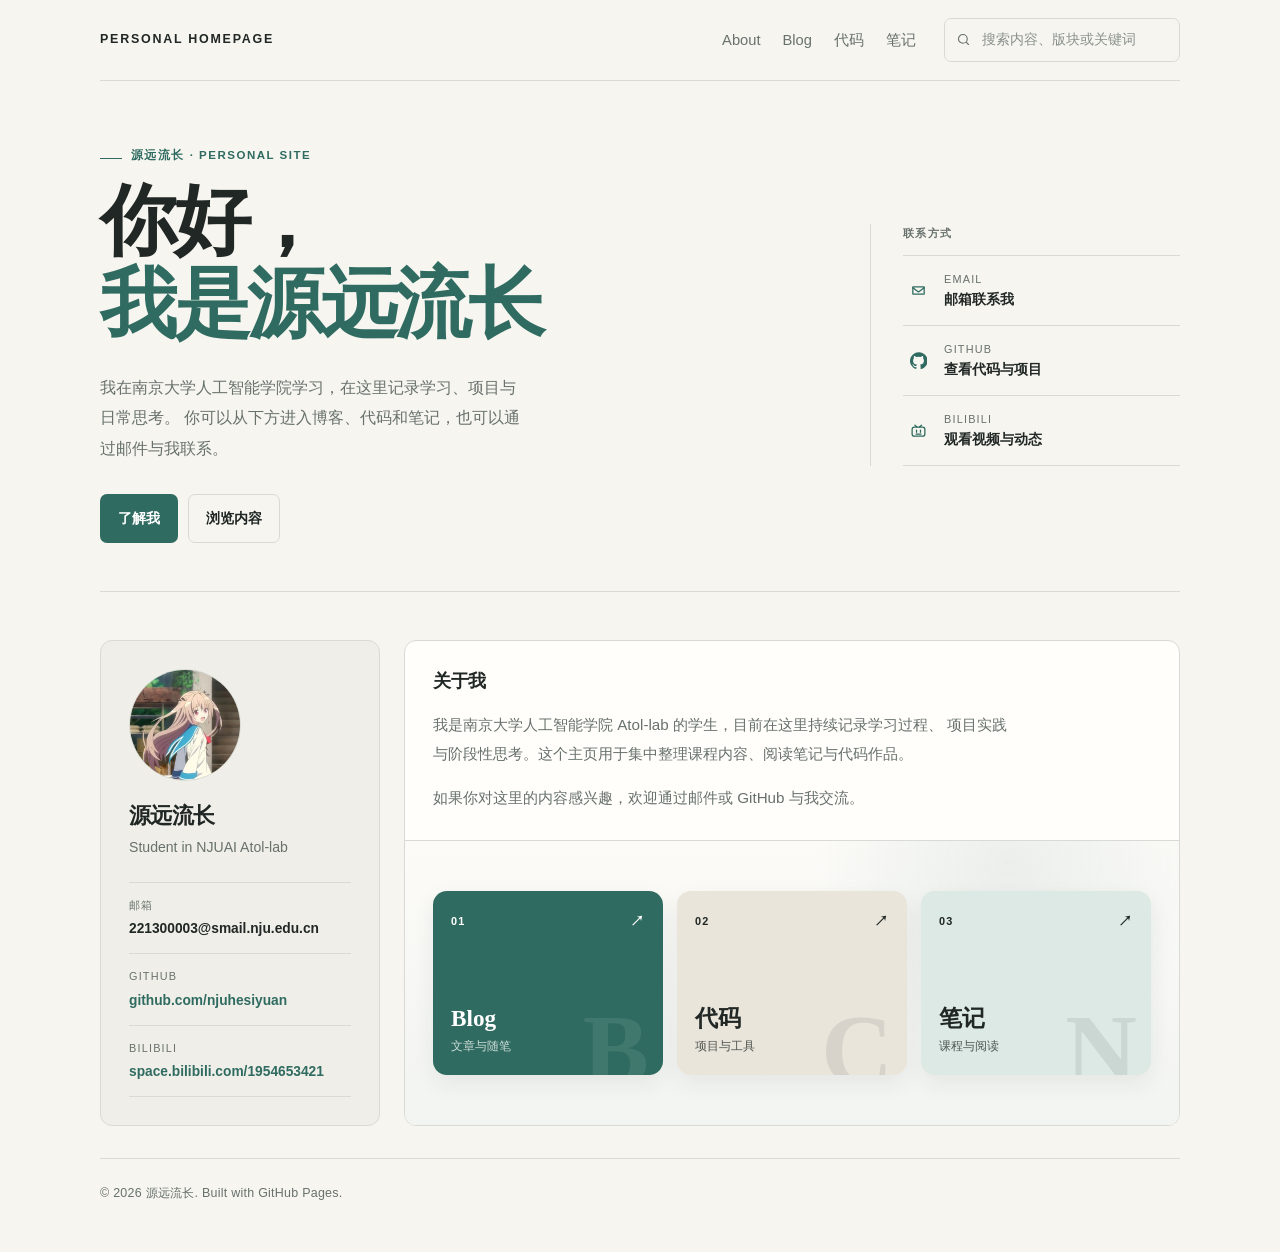
<file: index.html>
<!doctype html>
<html lang="zh-CN">
<head>
  <meta charset="UTF-8">
  <meta name="viewport" content="width=device-width, initial-scale=1.0">
  <title>源远流长 | Personal Homepage</title>
  <style>
    :root {
      --bg: #eef6ff;
      --bg-soft: #f7fbff;
      --panel: rgba(255, 255, 255, 0.78);
      --panel-strong: rgba(255, 255, 255, 0.92);
      --text: #203042;
      --muted: #607387;
      --line: rgba(75, 112, 146, 0.16);
      --accent: #6eaedb;
      --accent-2: #95c8c6;
      --accent-3: #b7d9f4;
      --accent-4: #dff0ff;
      --shadow: 0 18px 50px rgba(70, 103, 136, 0.12);
      --radius-xl: 28px;
      --radius-lg: 20px;
      --radius-md: 14px;
      --content-width: 1120px;
    }

    * {
      box-sizing: border-box;
    }

    html {
      scroll-behavior: smooth;
    }

    body {
      margin: 0;
      font-family: "Segoe UI", "PingFang SC", "Hiragino Sans GB", "Microsoft YaHei", sans-serif;
      color: var(--text);
      background:
        radial-gradient(circle at top left, rgba(110, 174, 219, 0.24), transparent 28%),
        radial-gradient(circle at top right, rgba(149, 200, 198, 0.18), transparent 24%),
        radial-gradient(circle at 50% 120%, rgba(183, 217, 244, 0.24), transparent 34%),
        linear-gradient(180deg, #fbfdff 0%, #eef6ff 42%, #e4f0fb 100%);
      min-height: 100vh;
    }

    a {
      color: inherit;
      text-decoration: none;
    }

    img {
      max-width: 100%;
      display: block;
    }

    .page {
      width: min(calc(100% - 32px), var(--content-width));
      margin: 0 auto;
      padding: 28px 0 56px;
    }

    .topbar {
      position: relative;
      z-index: 1000;
      isolation: isolate;
      display: flex;
      align-items: center;
      justify-content: space-between;
      gap: 16px;
      margin-bottom: 26px;
      padding: 14px 18px;
      background: rgba(255, 255, 255, 0.5);
      border: 1px solid rgba(255, 255, 255, 0.55);
      border-radius: 999px;
      backdrop-filter: blur(14px);
      box-shadow: 0 10px 30px rgba(70, 103, 136, 0.08);
    }

    .topbar-right {
      display: flex;
      align-items: center;
      justify-content: flex-end;
      gap: 14px;
      flex: 1;
    }

    .brand {
      font-size: 0.95rem;
      letter-spacing: 0.08em;
      text-transform: uppercase;
      color: var(--muted);
    }

    .nav {
      display: flex;
      gap: 10px;
      flex-wrap: wrap;
    }

    .nav a {
      padding: 10px 14px;
      border-radius: 999px;
      color: var(--muted);
      transition: background-color 0.2s ease, color 0.2s ease, transform 0.2s ease;
    }

    .nav a:hover {
      background: rgba(255, 255, 255, 0.72);
      color: var(--text);
      transform: translateY(-1px);
    }

    .search-shell {
      position: relative;
      z-index: 1001;
      width: min(280px, 100%);
      flex: 0 1 280px;
    }

    .search-box {
      display: flex;
      align-items: center;
      gap: 10px;
      width: 100%;
      padding: 10px 14px;
      border-radius: 999px;
      background: rgba(255, 255, 255, 0.82);
      border: 1px solid rgba(75, 112, 146, 0.14);
      box-shadow: inset 0 1px 0 rgba(255, 255, 255, 0.7);
    }

    .search-box svg {
      width: 16px;
      height: 16px;
      color: var(--muted);
      flex: 0 0 16px;
    }

    .search-input {
      width: 100%;
      border: 0;
      outline: 0;
      background: transparent;
      color: var(--text);
      font: inherit;
    }

    .search-input::placeholder {
      color: #7f93a7;
    }

    .search-results {
      position: absolute;
      top: calc(100% + 10px);
      right: 0;
      width: 100%;
      display: none;
      padding: 10px;
      border-radius: 20px;
      background: rgba(255, 255, 255, 0.95);
      border: 1px solid rgba(75, 112, 146, 0.14);
      box-shadow: 0 18px 40px rgba(70, 103, 136, 0.14);
      backdrop-filter: blur(18px);
      z-index: 1002;
    }

    .search-results.is-visible {
      display: grid;
      gap: 8px;
    }

    .search-result-item {
      display: block;
      padding: 12px 14px;
      border-radius: 16px;
      background: linear-gradient(180deg, rgba(246, 250, 255, 0.96), rgba(235, 245, 255, 0.88));
      border: 1px solid transparent;
      transition: transform 0.2s ease, border-color 0.2s ease, box-shadow 0.2s ease;
    }

    .search-result-item:hover {
      transform: translateY(-1px);
      border-color: rgba(110, 174, 219, 0.28);
      box-shadow: 0 12px 24px rgba(70, 103, 136, 0.1);
    }

    .search-result-title {
      display: block;
      margin-bottom: 4px;
      font-weight: 600;
    }

    .search-result-text {
      display: block;
      color: var(--muted);
      font-size: 0.9rem;
      line-height: 1.6;
    }

    .search-empty {
      padding: 12px 14px;
      border-radius: 16px;
      color: var(--muted);
      background: rgba(244, 249, 255, 0.88);
      font-size: 0.92rem;
    }

    .hero {
      display: grid;
      grid-template-columns: 1.15fr 0.85fr;
      gap: 24px;
      align-items: stretch;
      margin-bottom: 26px;
    }

    .card {
      background: var(--panel);
      border: 1px solid rgba(255, 255, 255, 0.72);
      border-radius: var(--radius-xl);
      box-shadow: var(--shadow);
      backdrop-filter: blur(16px);
    }

    .intro {
      padding: 34px;
      position: relative;
      overflow: hidden;
    }

    .intro::after {
      content: "";
      position: absolute;
      right: -60px;
      bottom: -60px;
      width: 180px;
      height: 180px;
      background: radial-gradient(circle, rgba(149, 200, 198, 0.2), transparent 68%);
      pointer-events: none;
    }

    .eyebrow {
      display: inline-flex;
      align-items: center;
      gap: 8px;
      padding: 8px 12px;
      margin-bottom: 16px;
      border-radius: 999px;
      background: rgba(255, 255, 255, 0.68);
      color: var(--muted);
      font-size: 0.9rem;
    }

    .eyebrow::before {
      content: "";
      width: 8px;
      height: 8px;
      border-radius: 50%;
      background: linear-gradient(135deg, var(--accent), var(--accent-2));
    }

    h1 {
      margin: 0 0 12px;
      font-size: clamp(2.2rem, 5vw, 4.3rem);
      line-height: 1.02;
      letter-spacing: -0.04em;
    }

    .subtitle {
      margin: 0 0 22px;
      font-size: 1.04rem;
      line-height: 1.8;
      color: var(--muted);
      max-width: 60ch;
    }

    .meta {
      display: grid;
      grid-template-columns: repeat(3, minmax(0, 1fr));
      gap: 14px;
      margin-bottom: 24px;
    }

    .contact-button {
      position: relative;
      display: flex;
      align-items: center;
      gap: 14px;
      min-width: 0;
      padding: 16px 18px;
      border-radius: 22px;
      background: linear-gradient(180deg, rgba(255, 255, 255, 0.94), rgba(236, 246, 255, 0.9));
      border: 1px solid rgba(75, 112, 146, 0.14);
      color: var(--text);
      box-shadow: 0 10px 24px rgba(70, 103, 136, 0.08);
      overflow: hidden;
      transition: transform 0.22s ease, box-shadow 0.22s ease, border-color 0.22s ease;
    }

    .contact-button:hover {
      transform: translateY(-3px);
      border-color: rgba(110, 174, 219, 0.3);
      box-shadow: 0 18px 34px rgba(70, 103, 136, 0.14);
    }

    .contact-button::after {
      content: "";
      position: absolute;
      inset: 0;
      background: linear-gradient(135deg, rgba(110, 174, 219, 0.08), rgba(149, 200, 198, 0.05));
      opacity: 0;
      transition: opacity 0.22s ease;
      pointer-events: none;
    }

    .contact-button:hover::after {
      opacity: 1;
    }

    .contact-icon-wrap {
      position: relative;
      z-index: 1;
      display: inline-flex;
      align-items: center;
      justify-content: center;
      width: 42px;
      height: 42px;
      border-radius: 14px;
      background: linear-gradient(135deg, rgba(110, 174, 219, 0.14), rgba(149, 200, 198, 0.2));
      color: #3f6f95;
      flex: 0 0 42px;
    }

    .contact-button .button-icon {
      width: 20px;
      height: 20px;
      flex: 0 0 20px;
    }

    .contact-content {
      position: relative;
      z-index: 1;
      min-width: 0;
      display: grid;
      gap: 2px;
    }

    .contact-label {
      font-size: 0.8rem;
      letter-spacing: 0.08em;
      text-transform: uppercase;
      color: var(--muted);
    }

    .contact-text {
      font-weight: 600;
      line-height: 1.5;
      word-break: break-word;
    }

    .actions {
      display: flex;
      gap: 12px;
      flex-wrap: wrap;
    }

    .button {
      display: inline-flex;
      align-items: center;
      justify-content: center;
      gap: 8px;
      min-width: 140px;
      padding: 14px 18px;
      border-radius: 999px;
      font-weight: 600;
      transition: transform 0.2s ease, box-shadow 0.2s ease, background-color 0.2s ease;
    }

    .button.primary {
      color: #fffaf5;
      background: linear-gradient(135deg, #63a6d7, #8fc3ea 55%, #a8d6f3);
      box-shadow: 0 12px 30px rgba(110, 174, 219, 0.3);
    }

    .button.secondary {
      background: linear-gradient(180deg, rgba(255, 255, 255, 0.9), rgba(240, 248, 255, 0.88));
      border: 1px solid var(--line);
      color: var(--text);
    }

    .button:hover {
      transform: translateY(-2px);
    }

    .button-icon {
      width: 18px;
      height: 18px;
      flex: 0 0 18px;
    }

    .visual {
      position: relative;
      padding: 24px;
      overflow: hidden;
      display: flex;
      align-items: stretch;
      min-height: 420px;
      background:
        linear-gradient(180deg, rgba(248, 251, 255, 0.96), rgba(255, 255, 255, 0.88)),
        radial-gradient(circle at top left, rgba(110, 174, 219, 0.2), transparent 36%),
        radial-gradient(circle at bottom right, rgba(149, 200, 198, 0.2), transparent 32%),
        radial-gradient(circle at 80% 80%, rgba(183, 217, 244, 0.16), transparent 26%);
    }

    .visual-frame {
      position: relative;
      width: 100%;
      border-radius: 24px;
      background: var(--panel-strong);
      border: 1px solid rgba(255, 255, 255, 0.7);
      overflow: hidden;
      display: flex;
      align-items: center;
      justify-content: center;
      box-shadow: inset 0 1px 0 rgba(255, 255, 255, 0.7);
    }

    .visual-placeholder {
      width: min(100%, 420px);
      aspect-ratio: 1 / 1;
      border-radius: 26px;
      padding: 22px;
      background:
        linear-gradient(135deg, rgba(110, 174, 219, 0.16), rgba(149, 200, 198, 0.18)),
        #fffdf9;
      border: 1px dashed rgba(109, 104, 95, 0.22);
      display: flex;
      flex-direction: column;
      justify-content: space-between;
      gap: 18px;
    }

    .visual-tag {
      align-self: flex-start;
      padding: 8px 12px;
      border-radius: 999px;
      background: rgba(255, 255, 255, 0.82);
      color: var(--muted);
      font-size: 0.88rem;
    }

    .visual-illustration {
      flex: 1;
      border-radius: 20px;
      background:
        radial-gradient(circle at 22% 24%, rgba(110, 174, 219, 0.45), transparent 16%),
        radial-gradient(circle at 76% 30%, rgba(149, 200, 198, 0.5), transparent 20%),
        radial-gradient(circle at 52% 72%, rgba(178, 214, 242, 0.52), transparent 22%),
        linear-gradient(160deg, #fcfeff, #eef6ff);
      position: relative;
      overflow: hidden;
    }

   

    .visual-note {
      color: var(--muted);
      font-size: 0.95rem;
      line-height: 1.7;
    }

    .profile-grid {
      display: grid;
      grid-template-columns: 320px 1fr;
      gap: 24px;
      margin-bottom: 26px;
    }

    .profile-card,
    .about-card,
    .links-card {
      padding: 28px;
    }

    .avatar-wrap {
      display: flex;
      justify-content: center;
      margin-bottom: 20px;
    }

    .avatar {
      width: 150px;
      height: 150px;
      border-radius: 32px;
      object-fit: cover;
      background:
        linear-gradient(135deg, rgba(110, 174, 219, 0.18), rgba(149, 200, 198, 0.2)),
        #fff;
      padding: 8px;
      border: 1px solid rgba(255, 255, 255, 0.72);
      box-shadow: 0 14px 36px rgba(70, 103, 136, 0.14);
    }

    .profile-name {
      margin: 0 0 8px;
      text-align: center;
      font-size: 1.55rem;
    }

    .profile-role {
      margin: 0 0 22px;
      text-align: center;
      color: var(--muted);
      line-height: 1.7;
    }

    .profile-list {
      display: grid;
      gap: 12px;
    }

    .profile-item {
      display: grid;
      gap: 8px;
      padding: 16px 18px;
      border-radius: 18px;
      background: rgba(255, 255, 255, 0.72);
      border: 1px solid var(--line);
      color: var(--text);
      word-break: break-word;
    }

    .profile-item-label {
      font-size: 0.82rem;
      letter-spacing: 0.08em;
      text-transform: uppercase;
      color: var(--muted);
    }

    .profile-item-value {
      font-weight: 600;
      line-height: 1.6;
    }

    .profile-item-value a {
      color: #3f6f95;
      text-decoration: underline;
      text-decoration-color: rgba(110, 174, 219, 0.35);
      text-underline-offset: 4px;
      transition: color 0.2s ease, text-decoration-color 0.2s ease;
    }

    .profile-item-value a:hover {
      color: #2f5f84;
      text-decoration-color: rgba(110, 174, 219, 0.7);
    }

    .section-title {
      margin: 0 0 14px;
      font-size: 1.25rem;
    }

    .about-text {
      margin: 0;
      color: var(--muted);
      line-height: 1.9;
      font-size: 1rem;
    }

    .quick-links {
      display: grid;
      grid-template-columns: repeat(3, 1fr);
      gap: 16px;
      margin-top: 22px;
    }

    .quick-link {
      padding: 20px;
      border-radius: 20px;
      background:
        linear-gradient(180deg, rgba(255, 255, 255, 0.92), rgba(235, 245, 255, 0.7));
      border: 1px solid var(--line);
      transition: transform 0.2s ease, box-shadow 0.2s ease, border-color 0.2s ease;
    }

    .quick-link:hover {
      transform: translateY(-3px);
      box-shadow: 0 16px 34px rgba(70, 103, 136, 0.12);
      border-color: rgba(110, 174, 219, 0.28);
    }

    .quick-link h3 {
      margin: 0 0 8px;
      font-size: 1.08rem;
    }

    .quick-link p {
      margin: 0;
      color: var(--muted);
      line-height: 1.7;
      font-size: 0.95rem;
    }

    .quote-banner {
      position: relative;
      margin-bottom: 26px;
      padding: 28px 32px;
      overflow: hidden;
      background:
        linear-gradient(135deg, rgba(255, 255, 255, 0.88), rgba(236, 246, 255, 0.86)),
        radial-gradient(circle at right top, rgba(110, 174, 219, 0.16), transparent 30%);
    }

    .quote-banner::before {
      content: "";
      position: absolute;
      inset: auto 28px 18px auto;
      width: 140px;
      height: 140px;
      border-radius: 50%;
      background: radial-gradient(circle, rgba(183, 217, 244, 0.28), transparent 68%);
      pointer-events: none;
    }

    .quote-banner-label {
      display: inline-block;
      margin-bottom: 12px;
      padding: 7px 12px;
      border-radius: 999px;
      background: rgba(255, 255, 255, 0.78);
      color: var(--muted);
      font-size: 0.88rem;
      letter-spacing: 0.04em;
    }

    .quote-display {
      margin: 0;
      font-family: "STKaiti", "KaiTi", "Kaiti SC", "FangSong", serif;
      font-size: clamp(1.45rem, 2.7vw, 2.35rem);
      line-height: 1.8;
      color: #2e4661;
      letter-spacing: 0.04em;
    }

    .quote-display span {
      display: block;
    }

    .quote-author {
      margin-top: 10px;
      color: var(--muted);
      font-size: 1rem;
    }

    .quote-tip {
      margin-top: 14px;
      color: var(--muted);
      font-size: 0.92rem;
    }

    .footer {
      margin-top: 8px;
      padding: 18px 4px 0;
      color: var(--muted);
      font-size: 0.95rem;
      text-align: center;
    }

    .social-link {
      position: relative;
      overflow: hidden;
    }

    .social-link::after {
      content: "";
      position: absolute;
      inset: 0;
      background: linear-gradient(135deg, rgba(110, 174, 219, 0.08), rgba(149, 200, 198, 0.04));
      opacity: 0;
      transition: opacity 0.2s ease;
      pointer-events: none;
    }

    .social-link:hover::after {
      opacity: 1;
    }

    .search-target.is-highlighted,
    .quick-link.is-highlighted {
      scroll-margin-top: 96px;
      box-shadow: 0 0 0 2px rgba(110, 174, 219, 0.25), var(--shadow);
      transition: box-shadow 0.25s ease;
    }

    @media (max-width: 980px) {
      .hero,
      .profile-grid {
        grid-template-columns: 1fr;
      }

      .visual {
        min-height: 340px;
      }

      .quick-links {
        grid-template-columns: 1fr;
      }

      .meta {
        grid-template-columns: 1fr;
      }

      .topbar-right {
        width: 100%;
        flex-direction: column;
        align-items: stretch;
      }

      .search-shell {
        width: 100%;
        flex-basis: auto;
      }
    }

    @media (max-width: 640px) {
      .page {
        width: min(calc(100% - 20px), var(--content-width));
        padding-top: 18px;
        padding-bottom: 40px;
      }

      .topbar {
        border-radius: 28px;
        padding: 16px;
        align-items: flex-start;
        flex-direction: column;
      }

      .nav {
        width: 100%;
      }

      .intro,
      .visual,
      .profile-card,
      .about-card,
      .links-card {
        padding: 22px;
      }

      .meta,
      .actions {
        flex-direction: column;
      }

      .button {
        width: 100%;
      }

      .contact-button {
        width: 100%;
      }
    }
  </style>
  <link rel="stylesheet" href="simple.css?v=20261027-16" />
</head>
<body>
  <div class="page">
    <header class="topbar">
      <div class="brand">Personal Homepage</div>
      <div class="topbar-right">
        <nav class="nav">
          <a href="#about">About</a>
          <a href="blog.html">Blog</a>
          <a href="code.html">代码</a>
          <a href="notes.html">笔记</a>
        </nav>
        <div class="search-shell">
          <label class="search-box" for="site-search">
            <svg viewBox="0 0 24 24" aria-hidden="true" fill="none" stroke="currentColor" stroke-width="1.8" stroke-linecap="round" stroke-linejoin="round">
              <circle cx="11" cy="11" r="7"></circle>
              <path d="m20 20-3.5-3.5"></path>
            </svg>
            <input class="search-input" id="site-search" type="search" placeholder="搜索内容、版块或关键词">
          </label>
          <div class="search-results" id="search-results" aria-live="polite"></div>
        </div>
      </div>
    </header>

    <main>
      <section class="home-hero search-target" id="welcome" data-search-title="首页介绍" data-search-text="源远流长 南京大学 人工智能 学习 项目 博客 代码 笔记">
        <div class="home-hero-copy">
          <div class="eyebrow">源远流长 · Personal Site</div>
          <h1>你好，<span class="hero-title-line">我是源远流长</span></h1>
          <p class="subtitle">
            我在南京大学人工智能学院学习，在这里记录学习、项目与日常思考。
            你可以从下方进入博客、代码和笔记，也可以通过邮件与我联系。
          </p>

          <div class="actions">
            <a class="button primary" href="#about">了解我</a>
            <a class="button secondary" href="#content-entry">浏览内容</a>
          </div>
        </div>

        <aside class="home-hero-aside" aria-label="联系方式">
          <p class="home-aside-label">联系方式</p>
          <div class="meta">
            <a class="contact-button" href="mailto:221300003@smail.nju.edu.cn" aria-label="发送邮件到 221300003@smail.nju.edu.cn">
              <span class="contact-icon-wrap">
                <svg class="button-icon" viewBox="0 0 24 24" aria-hidden="true" fill="none" stroke="currentColor" stroke-width="1.8" stroke-linecap="round" stroke-linejoin="round">
                  <path d="M4 7h16v10H4z"></path>
                  <path d="m4 8 8 6 8-6"></path>
                </svg>
              </span>
              <span class="contact-content">
                <span class="contact-label">Email</span>
                <span class="contact-text">邮箱联系我</span>
              </span>
            </a>
            <a class="contact-button social-link" href="https://github.com/njuhesiyuan" target="_blank" rel="noreferrer" aria-label="访问 GitHub 主页">
              <span class="contact-icon-wrap">
                <svg class="button-icon" viewBox="0 0 24 24" aria-hidden="true" fill="currentColor">
                  <path d="M12 .5a12 12 0 0 0-3.79 23.39c.6.11.82-.26.82-.58l-.02-2.03c-3.34.73-4.04-1.41-4.04-1.41-.55-1.38-1.33-1.75-1.33-1.75-1.09-.74.08-.72.08-.72 1.2.08 1.84 1.23 1.84 1.23 1.08 1.82 2.82 1.29 3.5.99.11-.77.42-1.29.76-1.59-2.67-.3-5.47-1.31-5.47-5.86 0-1.3.47-2.36 1.23-3.19-.12-.3-.53-1.52.12-3.16 0 0 1-.31 3.3 1.22a11.56 11.56 0 0 1 6 0c2.3-1.53 3.29-1.22 3.29-1.22.66 1.64.25 2.86.13 3.16.77.83 1.23 1.89 1.23 3.19 0 4.56-2.8 5.55-5.48 5.85.43.37.82 1.1.82 2.22l-.02 3.29c0 .32.22.7.83.58A12 12 0 0 0 12 .5Z"/>
                </svg>
              </span>
              <span class="contact-content">
                <span class="contact-label">GitHub</span>
                <span class="contact-text">查看代码与项目</span>
              </span>
            </a>
            <a class="contact-button social-link" href="https://space.bilibili.com/1954653421" target="_blank" rel="noreferrer" aria-label="访问 B 站主页">
              <span class="contact-icon-wrap">
                <svg class="button-icon" viewBox="0 0 24 24" aria-hidden="true" fill="none" stroke="currentColor" stroke-width="1.8" stroke-linecap="round" stroke-linejoin="round">
                  <path d="M7 4.5 9.8 7m6.4-2.5L13.4 7"/>
                  <path d="M6.2 7.2h11.6c1.8 0 3.2 1.4 3.2 3.2v6.4c0 1.8-1.4 3.2-3.2 3.2H6.2C4.4 20 3 18.6 3 16.8v-6.4c0-1.8 1.4-3.2 3.2-3.2Z"/>
                  <path d="M9.2 11.4v3.2m5.6-3.2v3.2"/>
                  <path d="M8.5 17h7"/>
                </svg>
              </span>
              <span class="contact-content">
                <span class="contact-label">Bilibili</span>
                <span class="contact-text">观看视频与动态</span>
              </span>
            </a>
          </div>
        </aside>
      </section>

      <section class="profile-grid search-target" id="about" data-search-title="About 自我介绍" data-search-text="自我介绍 个人信息 研究方向 学习背景 项目 兴趣 联系方式">
        <aside class="card profile-card">
          <div class="avatar-wrap">
            <img
              class="avatar"
              src="头像.jpg"
              alt="你的头像"
            >
          </div>
          <h2 class="profile-name">源远流长</h2>
          <p class="profile-role">Student in NJUAI Atol-lab</p>

          <div class="profile-list">
            <div class="profile-item">
              <div class="profile-item-label">邮箱</div>
              <div class="profile-item-value">221300003@smail.nju.edu.cn</div>
            </div>
            <div class="profile-item">
              <div class="profile-item-label">GitHub</div>
              <div class="profile-item-value">
                <a href="https://github.com/njuhesiyuan" target="_blank" rel="noreferrer">
                  github.com/njuhesiyuan
                </a>
              </div>
            </div>
            <div class="profile-item">
              <div class="profile-item-label">Bilibili</div>
              <div class="profile-item-value">
                <a href="https://space.bilibili.com/1954653421" target="_blank" rel="noreferrer">
                  space.bilibili.com/1954653421
                </a>
              </div>
            </div>
          </div>
        </aside>

        <div class="card about-card">
          <h2 class="section-title">关于我</h2>
          <p class="about-text">
            我是南京大学人工智能学院 Atol-lab 的学生，目前在这里持续记录学习过程、
            项目实践与阶段性思考。这个主页用于集中整理课程内容、阅读笔记与代码作品。
          </p>
          <p class="about-text" style="margin-top: 16px;">
            如果你对这里的内容感兴趣，欢迎通过邮件或 GitHub 与我交流。
          </p>
          <div class="about-interactive search-target" id="content-entry" data-search-title="浏览内容入口" data-search-text="浏览内容 Blog 文章与随笔 代码 项目与工具 笔记 课程与阅读">
            <div class="content-stack">
              <div class="content-stack-inner">
                <a class="content-tile content-tile--blog" href="blog.html">
                  <span class="content-tile-top">
                    <span class="content-tile-index">01</span>
                    <span class="content-tile-arrow" aria-hidden="true">↗</span>
                  </span>
                  <span class="content-tile-mark" aria-hidden="true">B</span>
                  <span class="content-tile-copy">
                    <strong>Blog</strong>
                    <span>文章与随笔</span>
                  </span>
                </a>
                <a class="content-tile content-tile--code" href="code.html">
                  <span class="content-tile-top">
                    <span class="content-tile-index">02</span>
                    <span class="content-tile-arrow" aria-hidden="true">↗</span>
                  </span>
                  <span class="content-tile-mark" aria-hidden="true">C</span>
                  <span class="content-tile-copy">
                    <strong>代码</strong>
                    <span>项目与工具</span>
                  </span>
                </a>
                <a class="content-tile content-tile--notes" href="notes.html">
                  <span class="content-tile-top">
                    <span class="content-tile-index">03</span>
                    <span class="content-tile-arrow" aria-hidden="true">↗</span>
                  </span>
                  <span class="content-tile-mark" aria-hidden="true">N</span>
                  <span class="content-tile-copy">
                    <strong>笔记</strong>
                    <span>课程与阅读</span>
                  </span>
                </a>
              </div>
            </div>
          </div>
        </div>
      </section>

    </main>

    <footer class="footer">
      <p>© 2026 源远流长. Built with GitHub Pages.</p>
    </footer>
  </div>
  <script>
    const searchInput = document.getElementById("site-search");
    const searchResults = document.getElementById("search-results");
    const searchTargets = Array.from(document.querySelectorAll("[data-search-title]"));

    function clearHighlights() {
      document.querySelectorAll(".search-target.is-highlighted, .quick-link.is-highlighted").forEach((item) => {
        item.classList.remove("is-highlighted");
      });
    }

    function openSearchResults(items, keyword) {
      if (!keyword) {
        searchResults.classList.remove("is-visible");
        searchResults.innerHTML = "";
        return;
      }

      if (!items.length) {
        searchResults.innerHTML = '<div class="search-empty">没有找到相关内容，可以试试“项目”“笔记”“GitHub”等关键词。</div>';
        searchResults.classList.add("is-visible");
        return;
      }

      searchResults.innerHTML = items.map((item) => `
        <a class="search-result-item" href="#${item.id}" data-target="${item.id}">
          <span class="search-result-title">${item.title}</span>
          <span class="search-result-text">${item.text}</span>
        </a>
      `).join("");
      searchResults.classList.add("is-visible");
    }

    const searchIndex = searchTargets.map((node) => ({
      id: node.id,
      title: node.dataset.searchTitle || "页面内容",
      text: node.dataset.searchText || node.textContent.replace(/\s+/g, " ").trim().slice(0, 80),
      node
    })).filter((item) => item.id);

    if (searchInput && searchResults) {
      searchInput.addEventListener("input", (event) => {
        const keyword = event.target.value.trim().toLowerCase();
        clearHighlights();

        if (!keyword) {
          openSearchResults([], "");
          return;
        }

        const matches = searchIndex.filter((item) => {
          const haystack = `${item.title} ${item.text}`.toLowerCase();
          return haystack.includes(keyword);
        }).slice(0, 6);

        openSearchResults(matches, keyword);
      });

      searchResults.addEventListener("click", (event) => {
        const target = event.target.closest("[data-target]");
        if (!target) return;

        event.preventDefault();
        const id = target.dataset.target;
        const node = document.getElementById(id);
        if (!node) return;

        clearHighlights();
        node.classList.add("is-highlighted");
        node.scrollIntoView({ behavior: "smooth", block: "start" });
        searchResults.classList.remove("is-visible");

        window.setTimeout(() => {
          node.classList.remove("is-highlighted");
        }, 2200);
      });

      document.addEventListener("click", (event) => {
        if (!event.target.closest(".search-shell")) {
          searchResults.classList.remove("is-visible");
        }
      });
    }
  </script>
</body>
</html>
</file>
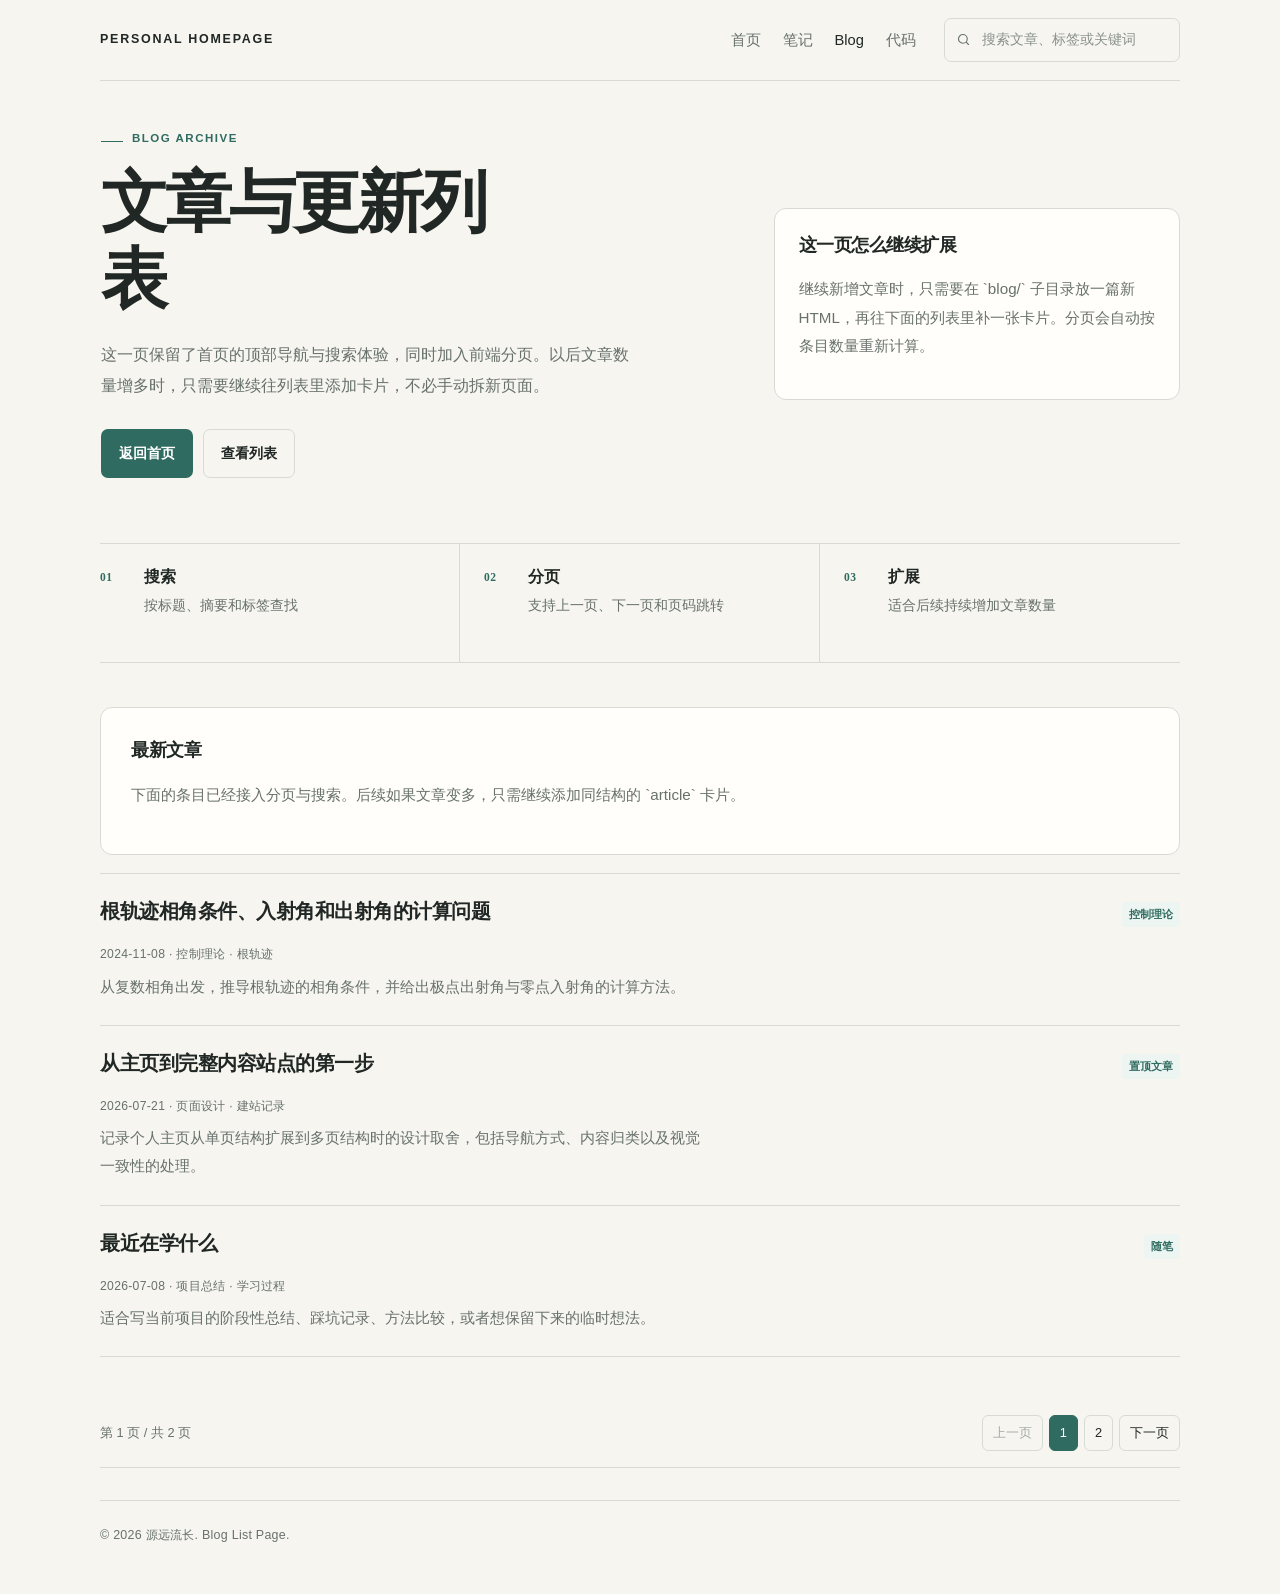
<file: blog.html>
<!doctype html>
<html lang="zh-CN">
<head>
  <meta charset="UTF-8">
  <meta name="viewport" content="width=device-width, initial-scale=1.0">
  <title>Blog | 源远流长</title>
  <style>
    :root {
      --bg: #eef6ff;
      --bg-soft: #f7fbff;
      --panel: rgba(255, 255, 255, 0.78);
      --panel-strong: rgba(255, 255, 255, 0.92);
      --text: #203042;
      --muted: #607387;
      --line: rgba(75, 112, 146, 0.16);
      --accent: #6eaedb;
      --accent-2: #95c8c6;
      --accent-3: #b7d9f4;
      --shadow: 0 18px 50px rgba(70, 103, 136, 0.12);
      --radius-xl: 28px;
      --radius-lg: 20px;
      --radius-md: 14px;
      --content-width: 1120px;
    }

    * { box-sizing: border-box; }

    body {
      margin: 0;
      font-family: "Segoe UI", "PingFang SC", "Hiragino Sans GB", "Microsoft YaHei", sans-serif;
      color: var(--text);
      background:
        radial-gradient(circle at top left, rgba(110, 174, 219, 0.24), transparent 28%),
        radial-gradient(circle at top right, rgba(149, 200, 198, 0.18), transparent 24%),
        radial-gradient(circle at 50% 120%, rgba(183, 217, 244, 0.24), transparent 34%),
        linear-gradient(180deg, #fbfdff 0%, #eef6ff 42%, #e4f0fb 100%);
      min-height: 100vh;
    }

    a {
      color: inherit;
      text-decoration: none;
    }

    .page {
      width: min(calc(100% - 32px), var(--content-width));
      margin: 0 auto;
      padding: 28px 0 56px;
    }

    .topbar {
      position: relative;
      z-index: 1000;
      isolation: isolate;
      display: flex;
      align-items: center;
      justify-content: space-between;
      gap: 16px;
      margin-bottom: 26px;
      padding: 14px 18px;
      background: rgba(255, 255, 255, 0.5);
      border: 1px solid rgba(255, 255, 255, 0.55);
      border-radius: 999px;
      backdrop-filter: blur(14px);
      box-shadow: 0 10px 30px rgba(70, 103, 136, 0.08);
    }

    .topbar-right {
      display: flex;
      align-items: center;
      justify-content: flex-end;
      gap: 14px;
      flex: 1;
    }

    .brand {
      font-size: 0.95rem;
      letter-spacing: 0.08em;
      text-transform: uppercase;
      color: var(--muted);
    }

    .nav {
      display: flex;
      gap: 10px;
      flex-wrap: wrap;
    }

    .nav a {
      padding: 10px 14px;
      border-radius: 999px;
      color: var(--muted);
      transition: background-color 0.2s ease, color 0.2s ease, transform 0.2s ease;
    }

    .nav a:hover,
    .nav a.is-active {
      background: rgba(255, 255, 255, 0.72);
      color: var(--text);
      transform: translateY(-1px);
    }

    .search-shell {
      position: relative;
      z-index: 1001;
      width: min(280px, 100%);
      flex: 0 1 280px;
    }

    .search-box {
      display: flex;
      align-items: center;
      gap: 10px;
      width: 100%;
      padding: 10px 14px;
      border-radius: 999px;
      background: rgba(255, 255, 255, 0.82);
      border: 1px solid rgba(75, 112, 146, 0.14);
      box-shadow: inset 0 1px 0 rgba(255, 255, 255, 0.7);
    }

    .search-box svg {
      width: 16px;
      height: 16px;
      color: var(--muted);
      flex: 0 0 16px;
    }

    .search-input {
      width: 100%;
      border: 0;
      outline: 0;
      background: transparent;
      color: var(--text);
      font: inherit;
    }

    .search-input::placeholder {
      color: #7f93a7;
    }

    .search-results {
      position: absolute;
      top: calc(100% + 10px);
      right: 0;
      width: 100%;
      display: none;
      padding: 10px;
      border-radius: 20px;
      background: rgba(255, 255, 255, 0.95);
      border: 1px solid rgba(75, 112, 146, 0.14);
      box-shadow: 0 18px 40px rgba(70, 103, 136, 0.14);
      backdrop-filter: blur(18px);
      z-index: 1002;
    }

    .search-results.is-visible {
      display: grid;
      gap: 8px;
    }

    .search-result-item {
      display: block;
      padding: 12px 14px;
      border-radius: 16px;
      background: linear-gradient(180deg, rgba(246, 250, 255, 0.96), rgba(235, 245, 255, 0.88));
      border: 1px solid transparent;
      transition: transform 0.2s ease, border-color 0.2s ease, box-shadow 0.2s ease;
    }

    .search-result-item:hover {
      transform: translateY(-1px);
      border-color: rgba(110, 174, 219, 0.28);
      box-shadow: 0 12px 24px rgba(70, 103, 136, 0.1);
    }

    .search-result-title {
      display: block;
      margin-bottom: 4px;
      font-weight: 600;
    }

    .search-result-text {
      display: block;
      color: var(--muted);
      font-size: 0.9rem;
      line-height: 1.6;
    }

    .search-empty {
      padding: 12px 14px;
      border-radius: 16px;
      color: var(--muted);
      background: rgba(244, 249, 255, 0.88);
      font-size: 0.92rem;
    }

    .card {
      background: var(--panel);
      border: 1px solid rgba(255, 255, 255, 0.72);
      border-radius: var(--radius-xl);
      box-shadow: var(--shadow);
      backdrop-filter: blur(16px);
    }

    .hero {
      display: grid;
      grid-template-columns: 1.05fr 0.95fr;
      gap: 24px;
      margin-bottom: 26px;
    }

    .intro,
    .panel {
      padding: 30px;
    }

    .eyebrow {
      display: inline-flex;
      align-items: center;
      gap: 8px;
      padding: 8px 12px;
      margin-bottom: 16px;
      border-radius: 999px;
      background: rgba(255, 255, 255, 0.68);
      color: var(--muted);
      font-size: 0.9rem;
    }

    .eyebrow::before {
      content: "";
      width: 8px;
      height: 8px;
      border-radius: 50%;
      background: linear-gradient(135deg, var(--accent), var(--accent-2));
    }

    h1 {
      margin: 0 0 12px;
      font-size: clamp(2rem, 4vw, 3.4rem);
      line-height: 1.05;
      letter-spacing: -0.04em;
    }

    .lead,
    .panel-text,
    .entry-meta,
    .entry-desc,
    .footer,
    .page-status {
      color: var(--muted);
    }

    .lead,
    .panel-text,
    .entry-desc {
      line-height: 1.8;
    }

    .button-row {
      display: flex;
      gap: 12px;
      flex-wrap: wrap;
      margin-top: 22px;
    }

    .button {
      display: inline-flex;
      align-items: center;
      justify-content: center;
      min-width: 140px;
      padding: 14px 18px;
      border-radius: 999px;
      font-weight: 600;
      transition: transform 0.2s ease, box-shadow 0.2s ease;
    }

    .button:hover {
      transform: translateY(-2px);
    }

    .button.primary {
      color: #fffaf5;
      background: linear-gradient(135deg, #63a6d7, #8fc3ea 55%, #a8d6f3);
      box-shadow: 0 12px 30px rgba(110, 174, 219, 0.3);
    }

    .button.secondary {
      background: linear-gradient(180deg, rgba(255, 255, 255, 0.9), rgba(240, 248, 255, 0.88));
      border: 1px solid var(--line);
      color: var(--text);
    }

    .stats {
      display: grid;
      grid-template-columns: repeat(3, 1fr);
      gap: 14px;
      margin-top: 20px;
    }

    .stat {
      padding: 18px;
      border-radius: var(--radius-lg);
      background: linear-gradient(180deg, rgba(255, 255, 255, 0.94), rgba(236, 246, 255, 0.9));
      border: 1px solid var(--line);
    }

    .stat strong {
      display: block;
      margin-bottom: 8px;
      font-size: 1.5rem;
    }

    .list-section {
      display: grid;
      gap: 18px;
    }

    .section-title {
      margin: 0 0 4px;
      font-size: 1.3rem;
    }

    .entry-list {
      display: grid;
      gap: 18px;
    }

    .entry {
      padding: 24px 26px;
      border-radius: var(--radius-lg);
      background: linear-gradient(180deg, rgba(255, 255, 255, 0.92), rgba(235, 245, 255, 0.76));
      border: 1px solid var(--line);
      transition: transform 0.2s ease, box-shadow 0.2s ease, border-color 0.2s ease;
    }

    .entry:hover {
      transform: translateY(-3px);
      box-shadow: 0 16px 34px rgba(70, 103, 136, 0.12);
      border-color: rgba(110, 174, 219, 0.28);
    }

    .entry-top {
      display: flex;
      justify-content: space-between;
      gap: 16px;
      align-items: flex-start;
      margin-bottom: 12px;
    }

    .entry h2 {
      margin: 0;
      font-size: 1.15rem;
    }

    .entry h2 a {
      text-decoration: underline;
      text-decoration-color: rgba(110, 174, 219, 0.35);
      text-underline-offset: 4px;
    }

    .tag {
      display: inline-flex;
      padding: 8px 12px;
      border-radius: 999px;
      background: rgba(255, 255, 255, 0.86);
      color: #3f6f95;
      font-size: 0.88rem;
      white-space: nowrap;
    }

    .entry-meta {
      margin-bottom: 10px;
      font-size: 0.92rem;
    }

    .pagination {
      display: flex;
      align-items: center;
      justify-content: space-between;
      gap: 16px;
      padding: 20px 24px;
      flex-wrap: wrap;
    }

    .pagination-controls {
      display: flex;
      gap: 10px;
      align-items: center;
      flex-wrap: wrap;
    }

    .page-chip,
    .page-next {
      border: 1px solid var(--line);
      background: rgba(255, 255, 255, 0.84);
      color: var(--text);
      padding: 10px 14px;
      border-radius: 999px;
      cursor: pointer;
      font: inherit;
      transition: transform 0.2s ease, box-shadow 0.2s ease, background-color 0.2s ease;
    }

    .page-chip:hover,
    .page-next:hover {
      transform: translateY(-1px);
      box-shadow: 0 10px 24px rgba(70, 103, 136, 0.1);
    }

    .page-chip.is-active {
      background: linear-gradient(135deg, #63a6d7, #8fc3ea 55%, #a8d6f3);
      color: #fffaf5;
      border-color: transparent;
    }

    .page-chip:disabled,
    .page-next:disabled {
      opacity: 0.45;
      cursor: not-allowed;
      transform: none;
      box-shadow: none;
    }

    .page-status {
      font-size: 0.94rem;
    }

    .search-target.is-highlighted {
      scroll-margin-top: 96px;
      box-shadow: 0 0 0 2px rgba(110, 174, 219, 0.25), var(--shadow);
      transition: box-shadow 0.25s ease;
    }

    .footer {
      margin-top: 16px;
      text-align: center;
      font-size: 0.95rem;
    }

    @media (max-width: 980px) {
      .hero {
        grid-template-columns: 1fr;
      }

      .stats {
        grid-template-columns: 1fr;
      }

      .topbar-right {
        width: 100%;
        flex-direction: column;
        align-items: stretch;
      }

      .search-shell {
        width: 100%;
        flex-basis: auto;
      }
    }

    @media (max-width: 640px) {
      .page {
        width: min(calc(100% - 20px), var(--content-width));
        padding-top: 18px;
        padding-bottom: 40px;
      }

      .topbar {
        border-radius: 28px;
        padding: 16px;
        align-items: flex-start;
        flex-direction: column;
      }

      .intro,
      .panel,
      .entry {
        padding: 22px;
      }

      .entry-top {
        flex-direction: column;
      }

      .pagination {
        padding: 18px 20px;
      }
    }
  </style>
  <link rel="stylesheet" href="simple.css?v=20261027-16">
</head>
<body>
  <div class="page">
    <header class="topbar">
      <div class="brand">Personal Homepage</div>
      <div class="topbar-right">
        <nav class="nav">
          <a href="index.html">首页</a>
          <a href="notes.html">笔记</a>
          <a href="blog.html" class="is-active">Blog</a>
          <a href="code.html">代码</a>
        </nav>
        <div class="search-shell">
          <label class="search-box" for="site-search">
            <svg viewBox="0 0 24 24" aria-hidden="true" fill="none" stroke="currentColor" stroke-width="1.8" stroke-linecap="round" stroke-linejoin="round">
              <circle cx="11" cy="11" r="7"></circle>
              <path d="m20 20-3.5-3.5"></path>
            </svg>
            <input class="search-input" id="site-search" type="search" placeholder="搜索文章、标签或关键词">
          </label>
          <div class="search-results" id="search-results" aria-live="polite"></div>
        </div>
      </div>
    </header>

    <main>
      <section class="hero">
        <div class="card intro search-target" id="blog-overview" data-search-title="Blog 概览" data-search-text="博客 概览 文章 归档 分类 导航">
          <div class="eyebrow">Blog Archive</div>
          <h1>文章与更新列表</h1>
          <p class="lead">
            这一页保留了首页的顶部导航与搜索体验，同时加入前端分页。以后文章数量增多时，只需要继续往列表里添加卡片，不必手动拆新页面。
          </p>
          <div class="button-row">
            <a class="button primary" href="index.html">返回首页</a>
            <a class="button secondary" href="#post-list">查看列表</a>
          </div>
        </div>

        <aside class="card panel search-target" id="blog-guide" data-search-title="Blog 使用说明" data-search-text="博客 使用说明 添加文章 子目录 blog">
          <h2 class="section-title">这一页怎么继续扩展</h2>
          <p class="panel-text">
            继续新增文章时，只需要在 `blog/` 子目录放一篇新 HTML，再往下面的列表里补一张卡片。分页会自动按条目数量重新计算。
          </p>
        </aside>
      </section>

      <section class="stats" aria-label="博客功能">
        <div class="stat">
          <span class="stat-index" aria-hidden="true">01</span>
          <div class="stat-copy">
            <strong>搜索</strong>
            <span>按标题、摘要和标签查找</span>
          </div>
        </div>
        <div class="stat">
          <span class="stat-index" aria-hidden="true">02</span>
          <div class="stat-copy">
            <strong>分页</strong>
            <span>支持上一页、下一页和页码跳转</span>
          </div>
        </div>
        <div class="stat">
          <span class="stat-index" aria-hidden="true">03</span>
          <div class="stat-copy">
            <strong>扩展</strong>
            <span>适合后续持续增加文章数量</span>
          </div>
        </div>
      </section>

      <section class="list-section" id="post-list">
        <div class="card panel search-target" id="post-archive" data-search-title="Blog 文章列表" data-search-text="文章列表 blog posts archive">
          <h2 class="section-title">最新文章</h2>
          <p class="panel-text">下面的条目已经接入分页与搜索。后续如果文章变多，只需继续添加同结构的 `article` 卡片。</p>
        </div>

        <div class="entry-list" id="paginated-list">
          <article class="entry search-target" data-page-item data-search-title="根轨迹相角条件、入射角和出射角的计算问题" data-search-text="控制理论 根轨迹 相角条件 入射角 出射角 复数 零点 极点" data-search-link="blog/root-locus-angle-condition.html">
            <div class="entry-top">
              <h2><a href="blog/root-locus-angle-condition.html">根轨迹相角条件、入射角和出射角的计算问题</a></h2>
              <span class="tag">控制理论</span>
            </div>
            <div class="entry-meta">2024-11-08 · 控制理论 · 根轨迹</div>
            <p class="entry-desc">
              从复数相角出发，推导根轨迹的相角条件，并给出极点出射角与零点入射角的计算方法。
            </p>
          </article>

          <article class="entry search-target" data-page-item data-search-title="从主页到完整内容站点的第一步" data-search-text="建站记录 页面设计 多页面结构 blog 文章" data-search-link="blog/welcome-post.html">
            <div class="entry-top">
              <h2><a href="blog/welcome-post.html">从主页到完整内容站点的第一步</a></h2>
              <span class="tag">置顶文章</span>
            </div>
            <div class="entry-meta">2026-07-21 · 页面设计 · 建站记录</div>
            <p class="entry-desc">
              记录个人主页从单页结构扩展到多页结构时的设计取舍，包括导航方式、内容归类以及视觉一致性的处理。
            </p>
          </article>

          <article class="entry search-target" data-page-item data-search-title="最近在学什么" data-search-text="学习过程 随笔 项目总结 blog 文章" data-search-link="blog/study-log.html">
            <div class="entry-top">
              <h2><a href="blog/study-log.html">最近在学什么</a></h2>
              <span class="tag">随笔</span>
            </div>
            <div class="entry-meta">2026-07-08 · 项目总结 · 学习过程</div>
            <p class="entry-desc">
              适合写当前项目的阶段性总结、踩坑记录、方法比较，或者想保留下来的临时想法。
            </p>
          </article>

          <article class="entry search-target" data-page-item data-search-title="一篇阅读笔记如何整理成公开文章" data-search-text="阅读整理 输出方法 公开文章 blog 笔记" data-search-link="blog/welcome-post.html">
            <div class="entry-top">
              <h2><a href="blog/welcome-post.html">一篇阅读笔记如何整理成公开文章</a></h2>
              <span class="tag">方法记录</span>
            </div>
            <div class="entry-meta">2026-06-26 · 阅读整理 · 输出方法</div>
            <p class="entry-desc">
              适合放论文阅读、书籍摘记或技术文章摘要，后续也可以跳转到更长的正文页面。
            </p>
          </article>

          <article class="entry search-target" data-page-item data-search-title="博客结构维护清单" data-search-text="博客结构 维护清单 页面组织 列表归档" data-search-link="blog/study-log.html">
            <div class="entry-top">
              <h2><a href="blog/study-log.html">博客结构维护清单</a></h2>
              <span class="tag">维护</span>
            </div>
            <div class="entry-meta">2026-06-12 · 归档维护 · 结构整理</div>
            <p class="entry-desc">
              适合记录目录约定、命名方式和文章更新流程，方便你以后维护越来越多的页面内容。
            </p>
          </article>

          <article class="entry search-target" data-page-item data-search-title="阶段性输出如何整理成 Blog" data-search-text="阶段总结 输出 blog 列表 摘要" data-search-link="blog/welcome-post.html">
            <div class="entry-top">
              <h2><a href="blog/welcome-post.html">阶段性输出如何整理成 Blog</a></h2>
              <span class="tag">整理方法</span>
            </div>
            <div class="entry-meta">2026-05-28 · 经验整理 · 输出习惯</div>
            <p class="entry-desc">
              当内容越来越多时，先写摘要、再补正文链接，会让归档页可读性更稳定，也更适合搜索定位。
            </p>
          </article>
        </div>

        <div class="card pagination" id="pagination">
          <div class="page-status" id="page-status">第 1 页</div>
          <div class="pagination-controls">
            <button class="page-next" id="prev-page" type="button">上一页</button>
            <div id="page-numbers" class="pagination-controls"></div>
            <button class="page-next" id="next-page" type="button">下一页</button>
          </div>
        </div>
      </section>
    </main>

    <footer class="footer">
      <p>© 2026 源远流长. Blog List Page.</p>
    </footer>
  </div>

  <script>
    const searchInput = document.getElementById("site-search");
    const searchResults = document.getElementById("search-results");
    const searchTargets = Array.from(document.querySelectorAll("[data-search-title]"));

    function clearHighlights() {
      document.querySelectorAll(".search-target.is-highlighted").forEach((item) => {
        item.classList.remove("is-highlighted");
      });
    }

    function openSearchResults(items, keyword) {
      if (!keyword) {
        searchResults.classList.remove("is-visible");
        searchResults.innerHTML = "";
        return;
      }

      if (!items.length) {
        searchResults.innerHTML = '<div class="search-empty">没有找到相关内容，可以试试“文章”“归档”“整理”等关键词。</div>';
        searchResults.classList.add("is-visible");
        return;
      }

      searchResults.innerHTML = items.map((item) => `
        <a class="search-result-item" href="${item.link || `#${item.id}`}" data-target="${item.id || ""}" data-link="${item.link || ""}">
          <span class="search-result-title">${item.title}</span>
          <span class="search-result-text">${item.text}</span>
        </a>
      `).join("");
      searchResults.classList.add("is-visible");
    }

    const searchIndex = searchTargets.map((node, index) => ({
      id: node.id || `search-item-${index}`,
      title: node.dataset.searchTitle || "页面内容",
      text: node.dataset.searchText || node.textContent.replace(/\s+/g, " ").trim().slice(0, 80),
      link: node.dataset.searchLink || "",
      node
    }));

    if (searchInput && searchResults) {
      searchInput.addEventListener("input", (event) => {
        const keyword = event.target.value.trim().toLowerCase();
        clearHighlights();

        if (!keyword) {
          openSearchResults([], "");
          return;
        }

        const matches = searchIndex.filter((item) => {
          const haystack = `${item.title} ${item.text}`.toLowerCase();
          return haystack.includes(keyword);
        }).slice(0, 8);

        openSearchResults(matches, keyword);
      });

      searchResults.addEventListener("click", (event) => {
        const target = event.target.closest(".search-result-item");
        if (!target) return;

        const href = target.getAttribute("data-link");
        if (href) {
          return;
        }

        event.preventDefault();
        const id = target.dataset.target;
        const node = document.getElementById(id);
        if (!node) return;

        clearHighlights();
        node.classList.add("is-highlighted");
        node.scrollIntoView({ behavior: "smooth", block: "start" });
        searchResults.classList.remove("is-visible");

        window.setTimeout(() => {
          node.classList.remove("is-highlighted");
        }, 2200);
      });

      document.addEventListener("click", (event) => {
        if (!event.target.closest(".search-shell")) {
          searchResults.classList.remove("is-visible");
        }
      });
    }

    const itemsPerPage = 3;
    const pageItems = Array.from(document.querySelectorAll("[data-page-item]"));
    const prevPageButton = document.getElementById("prev-page");
    const nextPageButton = document.getElementById("next-page");
    const pageNumbers = document.getElementById("page-numbers");
    const pageStatus = document.getElementById("page-status");
    let currentPage = 1;
    const totalPages = Math.max(1, Math.ceil(pageItems.length / itemsPerPage));

    function renderPage(page) {
      currentPage = Math.min(Math.max(page, 1), totalPages);

      pageItems.forEach((item, index) => {
        const start = (currentPage - 1) * itemsPerPage;
        const end = start + itemsPerPage;
        item.style.display = index >= start && index < end ? "" : "none";
      });

      pageNumbers.innerHTML = "";
      for (let i = 1; i <= totalPages; i += 1) {
        const button = document.createElement("button");
        button.type = "button";
        button.className = `page-chip${i === currentPage ? " is-active" : ""}`;
        button.textContent = i;
        button.addEventListener("click", () => renderPage(i));
        pageNumbers.appendChild(button);
      }

      prevPageButton.disabled = currentPage === 1;
      nextPageButton.disabled = currentPage === totalPages;
      pageStatus.textContent = `第 ${currentPage} 页 / 共 ${totalPages} 页`;
    }

    if (prevPageButton && nextPageButton && pageNumbers && pageStatus) {
      prevPageButton.addEventListener("click", () => renderPage(currentPage - 1));
      nextPageButton.addEventListener("click", () => renderPage(currentPage + 1));
      renderPage(1);
    }
  </script>
</body>
</html>
</file>
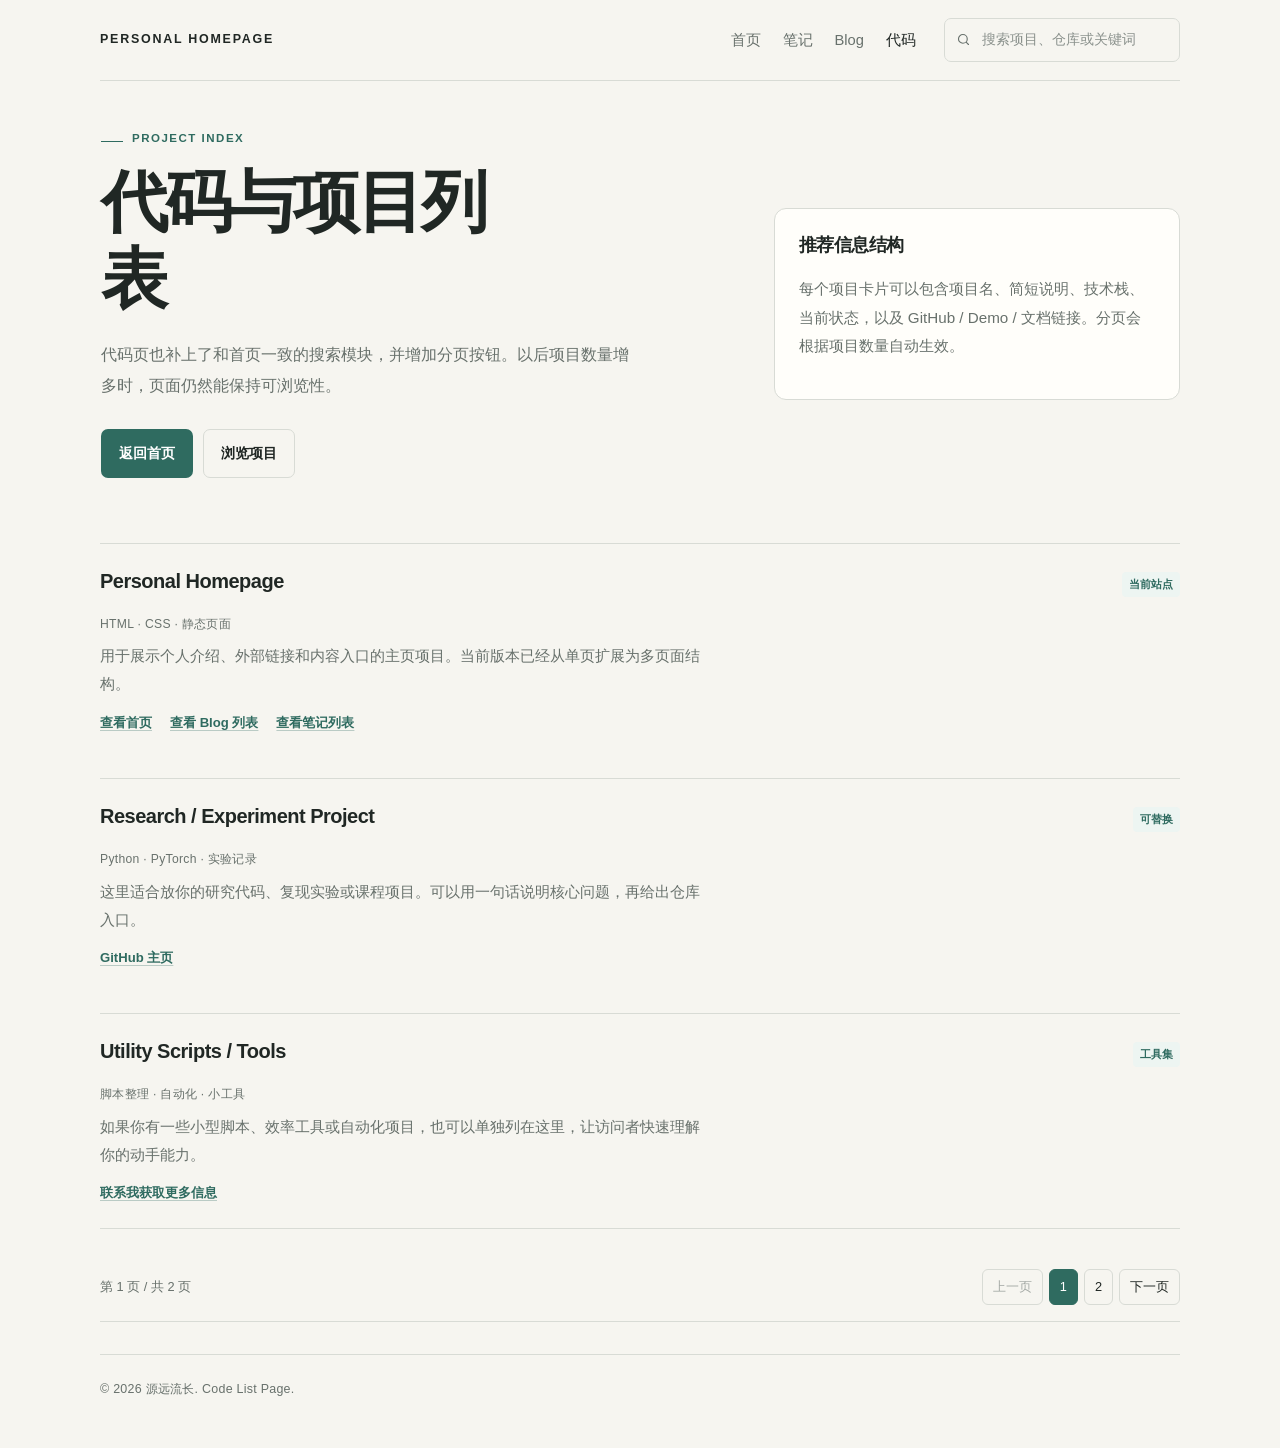
<file: code.html>
<!doctype html>
<html lang="zh-CN">
<head>
  <meta charset="UTF-8">
  <meta name="viewport" content="width=device-width, initial-scale=1.0">
  <title>代码 | 源远流长</title>
  <style>
    :root {
      --bg: #eef6ff;
      --panel: rgba(255, 255, 255, 0.78);
      --text: #203042;
      --muted: #607387;
      --line: rgba(75, 112, 146, 0.16);
      --accent: #6eaedb;
      --accent-2: #95c8c6;
      --shadow: 0 18px 50px rgba(70, 103, 136, 0.12);
      --radius-xl: 28px;
      --radius-lg: 20px;
      --content-width: 1120px;
    }

    * { box-sizing: border-box; }

    body {
      margin: 0;
      font-family: "Segoe UI", "PingFang SC", "Hiragino Sans GB", "Microsoft YaHei", sans-serif;
      color: var(--text);
      background:
        radial-gradient(circle at top left, rgba(110, 174, 219, 0.24), transparent 28%),
        radial-gradient(circle at top right, rgba(149, 200, 198, 0.18), transparent 24%),
        radial-gradient(circle at 50% 120%, rgba(183, 217, 244, 0.24), transparent 34%),
        linear-gradient(180deg, #fbfdff 0%, #eef6ff 42%, #e4f0fb 100%);
      min-height: 100vh;
    }

    a {
      color: inherit;
      text-decoration: none;
    }

    .page {
      width: min(calc(100% - 32px), var(--content-width));
      margin: 0 auto;
      padding: 28px 0 56px;
    }

    .topbar {
      position: relative;
      z-index: 1000;
      isolation: isolate;
      display: flex;
      align-items: center;
      justify-content: space-between;
      gap: 16px;
      margin-bottom: 26px;
      padding: 14px 18px;
      background: rgba(255, 255, 255, 0.5);
      border: 1px solid rgba(255, 255, 255, 0.55);
      border-radius: 999px;
      backdrop-filter: blur(14px);
      box-shadow: 0 10px 30px rgba(70, 103, 136, 0.08);
    }

    .topbar-right {
      display: flex;
      align-items: center;
      justify-content: flex-end;
      gap: 14px;
      flex: 1;
    }

    .brand {
      font-size: 0.95rem;
      letter-spacing: 0.08em;
      text-transform: uppercase;
      color: var(--muted);
    }

    .nav {
      display: flex;
      gap: 10px;
      flex-wrap: wrap;
    }

    .nav a {
      padding: 10px 14px;
      border-radius: 999px;
      color: var(--muted);
      transition: background-color 0.2s ease, color 0.2s ease, transform 0.2s ease;
    }

    .nav a:hover,
    .nav a.is-active {
      background: rgba(255, 255, 255, 0.72);
      color: var(--text);
      transform: translateY(-1px);
    }

    .search-shell {
      position: relative;
      z-index: 1001;
      width: min(280px, 100%);
      flex: 0 1 280px;
    }

    .search-box {
      display: flex;
      align-items: center;
      gap: 10px;
      width: 100%;
      padding: 10px 14px;
      border-radius: 999px;
      background: rgba(255, 255, 255, 0.82);
      border: 1px solid rgba(75, 112, 146, 0.14);
      box-shadow: inset 0 1px 0 rgba(255, 255, 255, 0.7);
    }

    .search-box svg {
      width: 16px;
      height: 16px;
      color: var(--muted);
      flex: 0 0 16px;
    }

    .search-input {
      width: 100%;
      border: 0;
      outline: 0;
      background: transparent;
      color: var(--text);
      font: inherit;
    }

    .search-results {
      position: absolute;
      top: calc(100% + 10px);
      right: 0;
      width: 100%;
      display: none;
      padding: 10px;
      border-radius: 20px;
      background: rgba(255, 255, 255, 0.95);
      border: 1px solid rgba(75, 112, 146, 0.14);
      box-shadow: 0 18px 40px rgba(70, 103, 136, 0.14);
      backdrop-filter: blur(18px);
      z-index: 1002;
    }

    .search-results.is-visible {
      display: grid;
      gap: 8px;
    }

    .search-result-item {
      display: block;
      padding: 12px 14px;
      border-radius: 16px;
      background: linear-gradient(180deg, rgba(246, 250, 255, 0.96), rgba(235, 245, 255, 0.88));
      border: 1px solid transparent;
      transition: transform 0.2s ease, border-color 0.2s ease, box-shadow 0.2s ease;
    }

    .search-result-item:hover {
      transform: translateY(-1px);
      border-color: rgba(110, 174, 219, 0.28);
      box-shadow: 0 12px 24px rgba(70, 103, 136, 0.1);
    }

    .search-result-title {
      display: block;
      margin-bottom: 4px;
      font-weight: 600;
    }

    .search-result-text,
    .lead,
    .panel-text,
    .repo-meta,
    .repo-desc,
    .repo-links,
    .footer,
    .page-status,
    .search-empty {
      color: var(--muted);
    }

    .search-result-text,
    .search-empty {
      font-size: 0.9rem;
      line-height: 1.6;
    }

    .search-empty {
      padding: 12px 14px;
      border-radius: 16px;
      background: rgba(244, 249, 255, 0.88);
    }

    .card {
      background: var(--panel);
      border: 1px solid rgba(255, 255, 255, 0.72);
      border-radius: var(--radius-xl);
      box-shadow: var(--shadow);
      backdrop-filter: blur(16px);
    }

    .hero,
    .repo-list {
      display: grid;
      gap: 20px;
    }

    .hero {
      grid-template-columns: 1.05fr 0.95fr;
      margin-bottom: 26px;
    }

    .intro,
    .panel,
    .repo {
      padding: 30px;
    }

    .eyebrow {
      display: inline-flex;
      align-items: center;
      gap: 8px;
      padding: 8px 12px;
      margin-bottom: 16px;
      border-radius: 999px;
      background: rgba(255, 255, 255, 0.68);
      color: var(--muted);
      font-size: 0.9rem;
    }

    .eyebrow::before {
      content: "";
      width: 8px;
      height: 8px;
      border-radius: 50%;
      background: linear-gradient(135deg, var(--accent), var(--accent-2));
    }

    h1 {
      margin: 0 0 12px;
      font-size: clamp(2rem, 4vw, 3.4rem);
      line-height: 1.05;
      letter-spacing: -0.04em;
    }

    .lead,
    .panel-text,
    .repo-desc {
      line-height: 1.8;
    }

    .button-row {
      display: flex;
      gap: 12px;
      flex-wrap: wrap;
      margin-top: 22px;
    }

    .button {
      display: inline-flex;
      align-items: center;
      justify-content: center;
      min-width: 140px;
      padding: 14px 18px;
      border-radius: 999px;
      font-weight: 600;
      transition: transform 0.2s ease, box-shadow 0.2s ease;
    }

    .button:hover {
      transform: translateY(-2px);
    }

    .button.primary {
      color: #fffaf5;
      background: linear-gradient(135deg, #63a6d7, #8fc3ea 55%, #a8d6f3);
      box-shadow: 0 12px 30px rgba(110, 174, 219, 0.3);
    }

    .button.secondary {
      background: linear-gradient(180deg, rgba(255, 255, 255, 0.9), rgba(240, 248, 255, 0.88));
      border: 1px solid var(--line);
      color: var(--text);
    }

    .section-title {
      margin: 0 0 4px;
      font-size: 1.3rem;
    }

    .repo {
      border-radius: var(--radius-lg);
      background: linear-gradient(180deg, rgba(255, 255, 255, 0.92), rgba(235, 245, 255, 0.76));
      border: 1px solid var(--line);
      transition: transform 0.2s ease, box-shadow 0.2s ease, border-color 0.2s ease;
    }

    .repo:hover {
      transform: translateY(-3px);
      box-shadow: 0 16px 34px rgba(70, 103, 136, 0.12);
      border-color: rgba(110, 174, 219, 0.28);
    }

    .repo-top {
      display: flex;
      align-items: flex-start;
      justify-content: space-between;
      gap: 16px;
      margin-bottom: 12px;
    }

    .repo h2 {
      margin: 0;
      font-size: 1.16rem;
    }

    .tag {
      display: inline-flex;
      padding: 8px 12px;
      border-radius: 999px;
      background: rgba(255, 255, 255, 0.86);
      color: #3f6f95;
      font-size: 0.88rem;
      white-space: nowrap;
    }

    .repo-meta {
      margin-bottom: 10px;
      font-size: 0.92rem;
    }

    .repo-links {
      display: flex;
      gap: 14px;
      flex-wrap: wrap;
      margin-top: 14px;
      font-size: 0.95rem;
    }

    .repo-links a {
      color: #3f6f95;
      text-decoration: underline;
      text-decoration-color: rgba(110, 174, 219, 0.35);
      text-underline-offset: 4px;
    }

    .pagination {
      display: flex;
      align-items: center;
      justify-content: space-between;
      gap: 16px;
      margin-top: 26px;
      padding: 20px 24px;
      flex-wrap: wrap;
    }

    .pagination-controls {
      display: flex;
      gap: 10px;
      align-items: center;
      flex-wrap: wrap;
    }

    .page-chip,
    .page-next {
      border: 1px solid var(--line);
      background: rgba(255, 255, 255, 0.84);
      color: var(--text);
      padding: 10px 14px;
      border-radius: 999px;
      cursor: pointer;
      font: inherit;
      transition: transform 0.2s ease, box-shadow 0.2s ease;
    }

    .page-chip:hover,
    .page-next:hover {
      transform: translateY(-1px);
      box-shadow: 0 10px 24px rgba(70, 103, 136, 0.1);
    }

    .page-chip.is-active {
      background: linear-gradient(135deg, #63a6d7, #8fc3ea 55%, #a8d6f3);
      color: #fffaf5;
      border-color: transparent;
    }

    .page-chip:disabled,
    .page-next:disabled {
      opacity: 0.45;
      cursor: not-allowed;
      transform: none;
      box-shadow: none;
    }

    .search-target.is-highlighted {
      scroll-margin-top: 96px;
      box-shadow: 0 0 0 2px rgba(110, 174, 219, 0.25), var(--shadow);
      transition: box-shadow 0.25s ease;
    }

    .footer {
      margin-top: 16px;
      text-align: center;
      font-size: 0.95rem;
    }

    @media (max-width: 980px) {
      .hero {
        grid-template-columns: 1fr;
      }

      .topbar-right {
        width: 100%;
        flex-direction: column;
        align-items: stretch;
      }

      .search-shell {
        width: 100%;
        flex-basis: auto;
      }
    }

    @media (max-width: 640px) {
      .page {
        width: min(calc(100% - 20px), var(--content-width));
        padding-top: 18px;
        padding-bottom: 40px;
      }

      .topbar {
        border-radius: 28px;
        padding: 16px;
        align-items: flex-start;
        flex-direction: column;
      }

      .intro,
      .panel,
      .repo {
        padding: 22px;
      }

      .repo-top {
        flex-direction: column;
      }
    }
  </style>
  <link rel="stylesheet" href="simple.css?v=20261027-16">
</head>
<body>
  <div class="page">
    <header class="topbar">
      <div class="brand">Personal Homepage</div>
      <div class="topbar-right">
        <nav class="nav">
          <a href="index.html">首页</a>
          <a href="notes.html">笔记</a>
          <a href="blog.html">Blog</a>
          <a href="code.html" class="is-active">代码</a>
        </nav>
        <div class="search-shell">
          <label class="search-box" for="site-search">
            <svg viewBox="0 0 24 24" aria-hidden="true" fill="none" stroke="currentColor" stroke-width="1.8" stroke-linecap="round" stroke-linejoin="round">
              <circle cx="11" cy="11" r="7"></circle>
              <path d="m20 20-3.5-3.5"></path>
            </svg>
            <input class="search-input" id="site-search" type="search" placeholder="搜索项目、仓库或关键词">
          </label>
          <div class="search-results" id="search-results" aria-live="polite"></div>
        </div>
      </div>
    </header>

    <main>
      <section class="hero">
        <div class="card intro search-target" id="code-overview" data-search-title="代码概览" data-search-text="代码 项目 仓库 实验 工具">
          <div class="eyebrow">Project Index</div>
          <h1>代码与项目列表</h1>
          <p class="lead">
            代码页也补上了和首页一致的搜索模块，并增加分页按钮。以后项目数量增多时，页面仍然能保持可浏览性。
          </p>
          <div class="button-row">
            <a class="button primary" href="index.html">返回首页</a>
            <a class="button secondary" href="#repo-list">浏览项目</a>
          </div>
        </div>

        <aside class="card panel search-target" id="code-guide" data-search-title="代码页说明" data-search-text="代码页 说明 仓库 项目 列表">
          <h2 class="section-title">推荐信息结构</h2>
          <p class="panel-text">
            每个项目卡片可以包含项目名、简短说明、技术栈、当前状态，以及 GitHub / Demo / 文档链接。分页会根据项目数量自动生效。
          </p>
        </aside>
      </section>

      <section class="repo-list" id="repo-list">
        <article class="card repo search-target" data-page-item data-search-title="Personal Homepage" data-search-text="主页项目 HTML CSS 静态页面">
          <div class="repo-top">
            <h2>Personal Homepage</h2>
            <span class="tag">当前站点</span>
          </div>
          <div class="repo-meta">HTML · CSS · 静态页面</div>
          <p class="repo-desc">
            用于展示个人介绍、外部链接和内容入口的主页项目。当前版本已经从单页扩展为多页面结构。
          </p>
          <div class="repo-links">
            <a href="index.html">查看首页</a>
            <a href="blog.html">查看 Blog 列表</a>
            <a href="notes.html">查看笔记列表</a>
          </div>
        </article>

        <article class="card repo search-target" data-page-item data-search-title="Research Experiment Project" data-search-text="研究项目 实验复现 Python PyTorch">
          <div class="repo-top">
            <h2>Research / Experiment Project</h2>
            <span class="tag">可替换</span>
          </div>
          <div class="repo-meta">Python · PyTorch · 实验记录</div>
          <p class="repo-desc">
            这里适合放你的研究代码、复现实验或课程项目。可以用一句话说明核心问题，再给出仓库入口。
          </p>
          <div class="repo-links">
            <a href="https://github.com/njuhesiyuan" target="_blank" rel="noreferrer">GitHub 主页</a>
          </div>
        </article>

        <article class="card repo search-target" data-page-item data-search-title="Utility Scripts Tools" data-search-text="工具脚本 自动化 小工具 scripts tools">
          <div class="repo-top">
            <h2>Utility Scripts / Tools</h2>
            <span class="tag">工具集</span>
          </div>
          <div class="repo-meta">脚本整理 · 自动化 · 小工具</div>
          <p class="repo-desc">
            如果你有一些小型脚本、效率工具或自动化项目，也可以单独列在这里，让访问者快速理解你的动手能力。
          </p>
          <div class="repo-links">
            <a href="mailto:221300003@smail.nju.edu.cn">联系我获取更多信息</a>
          </div>
        </article>

        <article class="card repo search-target" data-page-item data-search-title="Course Project Archive" data-search-text="课程项目 归档 展示 页面">
          <div class="repo-top">
            <h2>Course Project Archive</h2>
            <span class="tag">课程项目</span>
          </div>
          <div class="repo-meta">课程实践 · 演示项目 · 文档整理</div>
          <p class="repo-desc">
            适合集中展示课程作业、期末项目或阶段性作品，方便在一个页面里统一查看与检索。
          </p>
          <div class="repo-links">
            <a href="index.html">回到主页</a>
          </div>
        </article>
      </section>

      <div class="card pagination" id="pagination">
        <div class="page-status" id="page-status">第 1 页</div>
        <div class="pagination-controls">
          <button class="page-next" id="prev-page" type="button">上一页</button>
          <div id="page-numbers" class="pagination-controls"></div>
          <button class="page-next" id="next-page" type="button">下一页</button>
        </div>
      </div>
    </main>

    <footer class="footer">
      <p>© 2026 源远流长. Code List Page.</p>
    </footer>
  </div>

  <script>
    const searchInput = document.getElementById("site-search");
    const searchResults = document.getElementById("search-results");
    const searchTargets = Array.from(document.querySelectorAll("[data-search-title]"));

    function clearHighlights() {
      document.querySelectorAll(".search-target.is-highlighted").forEach((item) => {
        item.classList.remove("is-highlighted");
      });
    }

    function openSearchResults(items, keyword) {
      if (!keyword) {
        searchResults.classList.remove("is-visible");
        searchResults.innerHTML = "";
        return;
      }

      if (!items.length) {
        searchResults.innerHTML = '<div class="search-empty">没有找到相关内容，可以试试“项目”“脚本”“仓库”等关键词。</div>';
        searchResults.classList.add("is-visible");
        return;
      }

      searchResults.innerHTML = items.map((item) => `
        <a class="search-result-item" href="#${item.id}" data-target="${item.id}">
          <span class="search-result-title">${item.title}</span>
          <span class="search-result-text">${item.text}</span>
        </a>
      `).join("");
      searchResults.classList.add("is-visible");
    }

    const searchIndex = searchTargets.map((node, index) => {
      if (!node.id) {
        node.id = `search-item-${index}`;
      }
      return {
        id: node.id,
        title: node.dataset.searchTitle || "页面内容",
        text: node.dataset.searchText || node.textContent.replace(/\s+/g, " ").trim().slice(0, 80),
        node
      };
    });

    if (searchInput && searchResults) {
      searchInput.addEventListener("input", (event) => {
        const keyword = event.target.value.trim().toLowerCase();
        clearHighlights();

        if (!keyword) {
          openSearchResults([], "");
          return;
        }

        const matches = searchIndex.filter((item) => {
          const haystack = `${item.title} ${item.text}`.toLowerCase();
          return haystack.includes(keyword);
        }).slice(0, 8);

        openSearchResults(matches, keyword);
      });

      searchResults.addEventListener("click", (event) => {
        const target = event.target.closest("[data-target]");
        if (!target) return;

        event.preventDefault();
        const id = target.dataset.target;
        const node = document.getElementById(id);
        if (!node) return;

        clearHighlights();
        node.classList.add("is-highlighted");
        node.scrollIntoView({ behavior: "smooth", block: "start" });
        searchResults.classList.remove("is-visible");

        window.setTimeout(() => {
          node.classList.remove("is-highlighted");
        }, 2200);
      });

      document.addEventListener("click", (event) => {
        if (!event.target.closest(".search-shell")) {
          searchResults.classList.remove("is-visible");
        }
      });
    }

    const itemsPerPage = 3;
    const pageItems = Array.from(document.querySelectorAll("[data-page-item]"));
    const prevPageButton = document.getElementById("prev-page");
    const nextPageButton = document.getElementById("next-page");
    const pageNumbers = document.getElementById("page-numbers");
    const pageStatus = document.getElementById("page-status");
    let currentPage = 1;
    const totalPages = Math.max(1, Math.ceil(pageItems.length / itemsPerPage));

    function renderPage(page) {
      currentPage = Math.min(Math.max(page, 1), totalPages);

      pageItems.forEach((item, index) => {
        const start = (currentPage - 1) * itemsPerPage;
        const end = start + itemsPerPage;
        item.style.display = index >= start && index < end ? "" : "none";
      });

      pageNumbers.innerHTML = "";
      for (let i = 1; i <= totalPages; i += 1) {
        const button = document.createElement("button");
        button.type = "button";
        button.className = `page-chip${i === currentPage ? " is-active" : ""}`;
        button.textContent = i;
        button.addEventListener("click", () => renderPage(i));
        pageNumbers.appendChild(button);
      }

      prevPageButton.disabled = currentPage === 1;
      nextPageButton.disabled = currentPage === totalPages;
      pageStatus.textContent = `第 ${currentPage} 页 / 共 ${totalPages} 页`;
    }

    prevPageButton.addEventListener("click", () => renderPage(currentPage - 1));
    nextPageButton.addEventListener("click", () => renderPage(currentPage + 1));
    renderPage(1);
  </script>
</body>
</html>
</file>
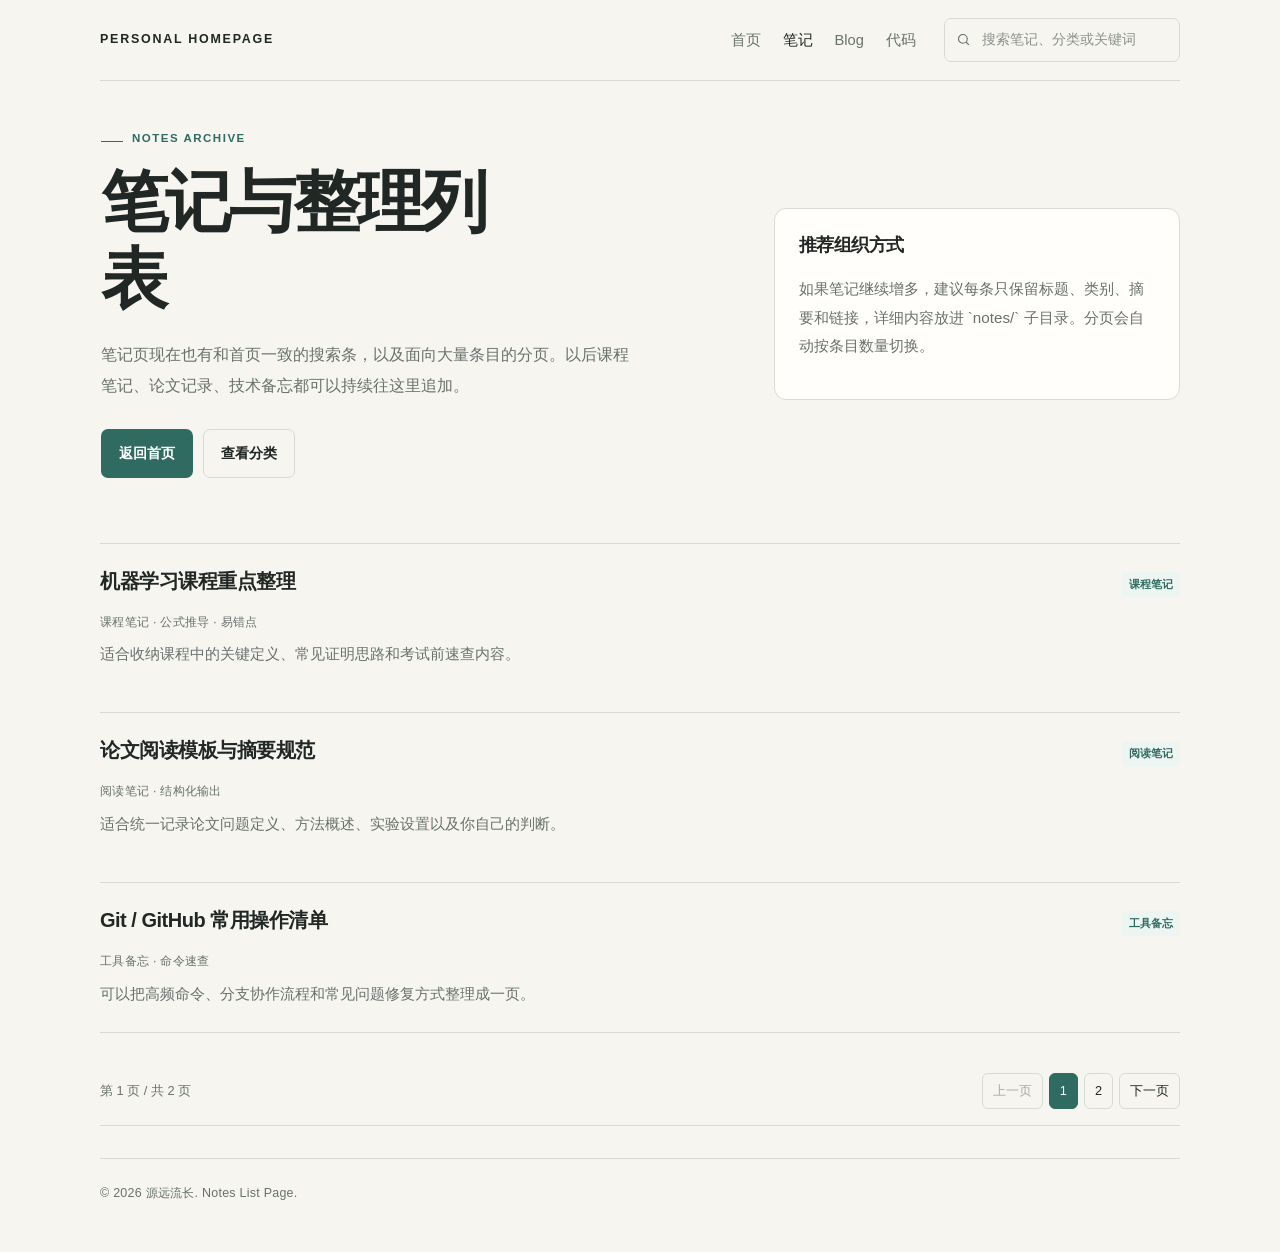
<file: notes.html>
<!doctype html>
<html lang="zh-CN">
<head>
  <meta charset="UTF-8">
  <meta name="viewport" content="width=device-width, initial-scale=1.0">
  <title>笔记 | 源远流长</title>
  <style>
    :root {
      --bg: #eef6ff;
      --panel: rgba(255, 255, 255, 0.78);
      --text: #203042;
      --muted: #607387;
      --line: rgba(75, 112, 146, 0.16);
      --accent: #6eaedb;
      --accent-2: #95c8c6;
      --shadow: 0 18px 50px rgba(70, 103, 136, 0.12);
      --radius-xl: 28px;
      --radius-lg: 20px;
      --content-width: 1120px;
    }

    * { box-sizing: border-box; }

    body {
      margin: 0;
      font-family: "Segoe UI", "PingFang SC", "Hiragino Sans GB", "Microsoft YaHei", sans-serif;
      color: var(--text);
      background:
        radial-gradient(circle at top left, rgba(110, 174, 219, 0.24), transparent 28%),
        radial-gradient(circle at top right, rgba(149, 200, 198, 0.18), transparent 24%),
        radial-gradient(circle at 50% 120%, rgba(183, 217, 244, 0.24), transparent 34%),
        linear-gradient(180deg, #fbfdff 0%, #eef6ff 42%, #e4f0fb 100%);
      min-height: 100vh;
    }

    a {
      color: inherit;
      text-decoration: none;
    }

    .page {
      width: min(calc(100% - 32px), var(--content-width));
      margin: 0 auto;
      padding: 28px 0 56px;
    }

    .topbar {
      position: relative;
      z-index: 1000;
      isolation: isolate;
      display: flex;
      align-items: center;
      justify-content: space-between;
      gap: 16px;
      margin-bottom: 26px;
      padding: 14px 18px;
      background: rgba(255, 255, 255, 0.5);
      border: 1px solid rgba(255, 255, 255, 0.55);
      border-radius: 999px;
      backdrop-filter: blur(14px);
      box-shadow: 0 10px 30px rgba(70, 103, 136, 0.08);
    }

    .topbar-right {
      display: flex;
      align-items: center;
      justify-content: flex-end;
      gap: 14px;
      flex: 1;
    }

    .brand {
      font-size: 0.95rem;
      letter-spacing: 0.08em;
      text-transform: uppercase;
      color: var(--muted);
    }

    .nav {
      display: flex;
      gap: 10px;
      flex-wrap: wrap;
    }

    .nav a {
      padding: 10px 14px;
      border-radius: 999px;
      color: var(--muted);
      transition: background-color 0.2s ease, color 0.2s ease, transform 0.2s ease;
    }

    .nav a:hover,
    .nav a.is-active {
      background: rgba(255, 255, 255, 0.72);
      color: var(--text);
      transform: translateY(-1px);
    }

    .search-shell {
      position: relative;
      z-index: 1001;
      width: min(280px, 100%);
      flex: 0 1 280px;
    }

    .search-box {
      display: flex;
      align-items: center;
      gap: 10px;
      width: 100%;
      padding: 10px 14px;
      border-radius: 999px;
      background: rgba(255, 255, 255, 0.82);
      border: 1px solid rgba(75, 112, 146, 0.14);
      box-shadow: inset 0 1px 0 rgba(255, 255, 255, 0.7);
    }

    .search-box svg {
      width: 16px;
      height: 16px;
      color: var(--muted);
      flex: 0 0 16px;
    }

    .search-input {
      width: 100%;
      border: 0;
      outline: 0;
      background: transparent;
      color: var(--text);
      font: inherit;
    }

    .search-results {
      position: absolute;
      top: calc(100% + 10px);
      right: 0;
      width: 100%;
      display: none;
      padding: 10px;
      border-radius: 20px;
      background: rgba(255, 255, 255, 0.95);
      border: 1px solid rgba(75, 112, 146, 0.14);
      box-shadow: 0 18px 40px rgba(70, 103, 136, 0.14);
      backdrop-filter: blur(18px);
      z-index: 1002;
    }

    .search-results.is-visible {
      display: grid;
      gap: 8px;
    }

    .search-result-item {
      display: block;
      padding: 12px 14px;
      border-radius: 16px;
      background: linear-gradient(180deg, rgba(246, 250, 255, 0.96), rgba(235, 245, 255, 0.88));
      border: 1px solid transparent;
      transition: transform 0.2s ease, border-color 0.2s ease, box-shadow 0.2s ease;
    }

    .search-result-item:hover {
      transform: translateY(-1px);
      border-color: rgba(110, 174, 219, 0.28);
      box-shadow: 0 12px 24px rgba(70, 103, 136, 0.1);
    }

    .search-result-title {
      display: block;
      margin-bottom: 4px;
      font-weight: 600;
    }

    .search-result-text,
    .lead,
    .panel-text,
    .note-meta,
    .note-desc,
    .footer,
    .page-status,
    .search-empty {
      color: var(--muted);
    }

    .search-result-text,
    .search-empty {
      font-size: 0.9rem;
      line-height: 1.6;
    }

    .search-empty {
      padding: 12px 14px;
      border-radius: 16px;
      background: rgba(244, 249, 255, 0.88);
    }

    .card {
      background: var(--panel);
      border: 1px solid rgba(255, 255, 255, 0.72);
      border-radius: var(--radius-xl);
      box-shadow: var(--shadow);
      backdrop-filter: blur(16px);
    }

    .hero {
      display: grid;
      grid-template-columns: 1.05fr 0.95fr;
      gap: 24px;
      margin-bottom: 26px;
    }

    .intro,
    .panel,
    .note {
      padding: 30px;
    }

    .eyebrow {
      display: inline-flex;
      align-items: center;
      gap: 8px;
      padding: 8px 12px;
      margin-bottom: 16px;
      border-radius: 999px;
      background: rgba(255, 255, 255, 0.68);
      color: var(--muted);
      font-size: 0.9rem;
    }

    .eyebrow::before {
      content: "";
      width: 8px;
      height: 8px;
      border-radius: 50%;
      background: linear-gradient(135deg, var(--accent), var(--accent-2));
    }

    h1 {
      margin: 0 0 12px;
      font-size: clamp(2rem, 4vw, 3.4rem);
      line-height: 1.05;
      letter-spacing: -0.04em;
    }

    .lead,
    .panel-text,
    .note-desc {
      line-height: 1.8;
    }

    .button-row {
      display: flex;
      gap: 12px;
      flex-wrap: wrap;
      margin-top: 22px;
    }

    .button {
      display: inline-flex;
      align-items: center;
      justify-content: center;
      min-width: 140px;
      padding: 14px 18px;
      border-radius: 999px;
      font-weight: 600;
      transition: transform 0.2s ease, box-shadow 0.2s ease;
    }

    .button:hover {
      transform: translateY(-2px);
    }

    .button.primary {
      color: #fffaf5;
      background: linear-gradient(135deg, #63a6d7, #8fc3ea 55%, #a8d6f3);
      box-shadow: 0 12px 30px rgba(110, 174, 219, 0.3);
    }

    .button.secondary {
      background: linear-gradient(180deg, rgba(255, 255, 255, 0.9), rgba(240, 248, 255, 0.88));
      border: 1px solid var(--line);
      color: var(--text);
    }

    .section-title {
      margin: 0 0 4px;
      font-size: 1.3rem;
    }

    .notes-list {
      display: grid;
      gap: 18px;
    }

    .note {
      border-radius: var(--radius-lg);
      background: linear-gradient(180deg, rgba(255, 255, 255, 0.92), rgba(235, 245, 255, 0.76));
      border: 1px solid var(--line);
      transition: transform 0.2s ease, box-shadow 0.2s ease, border-color 0.2s ease;
    }

    .note:hover {
      transform: translateY(-3px);
      box-shadow: 0 16px 34px rgba(70, 103, 136, 0.12);
      border-color: rgba(110, 174, 219, 0.28);
    }

    .note h2 {
      margin: 0 0 10px;
      font-size: 1.08rem;
    }

    .note h2 a {
      text-decoration: underline;
      text-decoration-color: rgba(110, 174, 219, 0.35);
      text-underline-offset: 4px;
    }

    .note-top {
      display: flex;
      justify-content: space-between;
      gap: 16px;
      align-items: flex-start;
      margin-bottom: 10px;
    }

    .tag {
      display: inline-flex;
      padding: 8px 12px;
      border-radius: 999px;
      background: rgba(255, 255, 255, 0.86);
      color: #3f6f95;
      font-size: 0.88rem;
      white-space: nowrap;
    }

    .note-meta {
      margin-bottom: 8px;
      font-size: 0.92rem;
    }

    .pagination {
      display: flex;
      align-items: center;
      justify-content: space-between;
      gap: 16px;
      margin-top: 26px;
      padding: 20px 24px;
      flex-wrap: wrap;
    }

    .pagination-controls {
      display: flex;
      gap: 10px;
      align-items: center;
      flex-wrap: wrap;
    }

    .page-chip,
    .page-next {
      border: 1px solid var(--line);
      background: rgba(255, 255, 255, 0.84);
      color: var(--text);
      padding: 10px 14px;
      border-radius: 999px;
      cursor: pointer;
      font: inherit;
      transition: transform 0.2s ease, box-shadow 0.2s ease;
    }

    .page-chip:hover,
    .page-next:hover {
      transform: translateY(-1px);
      box-shadow: 0 10px 24px rgba(70, 103, 136, 0.1);
    }

    .page-chip.is-active {
      background: linear-gradient(135deg, #63a6d7, #8fc3ea 55%, #a8d6f3);
      color: #fffaf5;
      border-color: transparent;
    }

    .page-chip:disabled,
    .page-next:disabled {
      opacity: 0.45;
      cursor: not-allowed;
      transform: none;
      box-shadow: none;
    }

    .search-target.is-highlighted {
      scroll-margin-top: 96px;
      box-shadow: 0 0 0 2px rgba(110, 174, 219, 0.25), var(--shadow);
      transition: box-shadow 0.25s ease;
    }

    .footer {
      margin-top: 16px;
      text-align: center;
      font-size: 0.95rem;
    }

    @media (max-width: 980px) {
      .hero {
        grid-template-columns: 1fr;
      }

      .topbar-right {
        width: 100%;
        flex-direction: column;
        align-items: stretch;
      }

      .search-shell {
        width: 100%;
        flex-basis: auto;
      }
    }

    @media (max-width: 640px) {
      .page {
        width: min(calc(100% - 20px), var(--content-width));
        padding-top: 18px;
        padding-bottom: 40px;
      }

      .topbar {
        border-radius: 28px;
        padding: 16px;
        align-items: flex-start;
        flex-direction: column;
      }

      .intro,
      .panel,
      .note {
        padding: 22px;
      }

      .note-top {
        flex-direction: column;
      }
    }
  </style>
  <link rel="stylesheet" href="simple.css?v=20261027-16">
</head>
<body>
  <div class="page">
    <header class="topbar">
      <div class="brand">Personal Homepage</div>
      <div class="topbar-right">
        <nav class="nav">
          <a href="index.html">首页</a>
          <a href="notes.html" class="is-active">笔记</a>
          <a href="blog.html">Blog</a>
          <a href="code.html">代码</a>
        </nav>
        <div class="search-shell">
          <label class="search-box" for="site-search">
            <svg viewBox="0 0 24 24" aria-hidden="true" fill="none" stroke="currentColor" stroke-width="1.8" stroke-linecap="round" stroke-linejoin="round">
              <circle cx="11" cy="11" r="7"></circle>
              <path d="m20 20-3.5-3.5"></path>
            </svg>
            <input class="search-input" id="site-search" type="search" placeholder="搜索笔记、分类或关键词">
          </label>
          <div class="search-results" id="search-results" aria-live="polite"></div>
        </div>
      </div>
    </header>

    <main>
      <section class="hero">
        <div class="card intro search-target" id="notes-overview" data-search-title="笔记概览" data-search-text="笔记 概览 分类 学习 技术 归档">
          <div class="eyebrow">Notes Archive</div>
          <h1>笔记与整理列表</h1>
          <p class="lead">
            笔记页现在也有和首页一致的搜索条，以及面向大量条目的分页。以后课程笔记、论文记录、技术备忘都可以持续往这里追加。
          </p>
          <div class="button-row">
            <a class="button primary" href="index.html">返回首页</a>
            <a class="button secondary" href="#notes-list">查看分类</a>
          </div>
        </div>

        <aside class="card panel search-target" id="notes-guide" data-search-title="笔记页说明" data-search-text="笔记页 说明 分类 笔记模板 归档">
          <h2 class="section-title">推荐组织方式</h2>
          <p class="panel-text">
            如果笔记继续增多，建议每条只保留标题、类别、摘要和链接，详细内容放进 `notes/` 子目录。分页会自动按条目数量切换。
          </p>
        </aside>
      </section>

      <section class="notes-list" id="notes-list">
        <article class="card note search-target" data-page-item data-search-title="机器学习课程重点整理" data-search-text="课程笔记 机器学习 公式推导 易错点" data-search-link="notes/ml-course-summary.html">
          <div class="note-top">
            <h2><a href="notes/ml-course-summary.html">机器学习课程重点整理</a></h2>
            <span class="tag">课程笔记</span>
          </div>
          <div class="note-meta">课程笔记 · 公式推导 · 易错点</div>
          <p class="note-desc">
            适合收纳课程中的关键定义、常见证明思路和考试前速查内容。
          </p>
        </article>

        <article class="card note search-target" data-page-item data-search-title="论文阅读模板与摘要规范" data-search-text="阅读笔记 论文摘要 模板 结构化输出" data-search-link="notes/paper-reading-template.html">
          <div class="note-top">
            <h2><a href="notes/paper-reading-template.html">论文阅读模板与摘要规范</a></h2>
            <span class="tag">阅读笔记</span>
          </div>
          <div class="note-meta">阅读笔记 · 结构化输出</div>
          <p class="note-desc">
            适合统一记录论文问题定义、方法概述、实验设置以及你自己的判断。
          </p>
        </article>

        <article class="card note search-target" data-page-item data-search-title="Git GitHub 常用操作清单" data-search-text="工具备忘 Git GitHub 命令速查" data-search-link="notes/ml-course-summary.html">
          <div class="note-top">
            <h2><a href="notes/ml-course-summary.html">Git / GitHub 常用操作清单</a></h2>
            <span class="tag">工具备忘</span>
          </div>
          <div class="note-meta">工具备忘 · 命令速查</div>
          <p class="note-desc">
            可以把高频命令、分支协作流程和常见问题修复方式整理成一页。
          </p>
        </article>

        <article class="card note search-target" data-page-item data-search-title="网页样式与组件复用规则" data-search-text="前端整理 主题维护 样式变量 组件复用" data-search-link="notes/paper-reading-template.html">
          <div class="note-top">
            <h2><a href="notes/paper-reading-template.html">网页样式与组件复用规则</a></h2>
            <span class="tag">前端整理</span>
          </div>
          <div class="note-meta">前端整理 · 主题维护</div>
          <p class="note-desc">
            适合记录颜色变量、按钮样式、卡片布局规范，便于后续扩展时保持整站风格一致。
          </p>
        </article>

        <article class="card note search-target" data-page-item data-search-title="课程阅读与复习计划" data-search-text="学习计划 课程复习 阅读整理 笔记" data-search-link="notes/ml-course-summary.html">
          <div class="note-top">
            <h2><a href="notes/ml-course-summary.html">课程阅读与复习计划</a></h2>
            <span class="tag">学习安排</span>
          </div>
          <div class="note-meta">学习安排 · 复习路径 · 阅读清单</div>
          <p class="note-desc">
            适合集中管理本周或本阶段的复习内容、阅读目标和笔记补全计划。
          </p>
        </article>
      </section>

      <div class="card pagination" id="pagination">
        <div class="page-status" id="page-status">第 1 页</div>
        <div class="pagination-controls">
          <button class="page-next" id="prev-page" type="button">上一页</button>
          <div id="page-numbers" class="pagination-controls"></div>
          <button class="page-next" id="next-page" type="button">下一页</button>
        </div>
      </div>
    </main>

    <footer class="footer">
      <p>© 2026 源远流长. Notes List Page.</p>
    </footer>
  </div>

  <script>
    const searchInput = document.getElementById("site-search");
    const searchResults = document.getElementById("search-results");
    const searchTargets = Array.from(document.querySelectorAll("[data-search-title]"));

    function clearHighlights() {
      document.querySelectorAll(".search-target.is-highlighted").forEach((item) => {
        item.classList.remove("is-highlighted");
      });
    }

    function openSearchResults(items, keyword) {
      if (!keyword) {
        searchResults.classList.remove("is-visible");
        searchResults.innerHTML = "";
        return;
      }

      if (!items.length) {
        searchResults.innerHTML = '<div class="search-empty">没有找到相关内容，可以试试“课程”“论文”“前端”等关键词。</div>';
        searchResults.classList.add("is-visible");
        return;
      }

      searchResults.innerHTML = items.map((item) => `
        <a class="search-result-item" href="${item.link || `#${item.id}`}" data-target="${item.id || ""}" data-link="${item.link || ""}">
          <span class="search-result-title">${item.title}</span>
          <span class="search-result-text">${item.text}</span>
        </a>
      `).join("");
      searchResults.classList.add("is-visible");
    }

    const searchIndex = searchTargets.map((node, index) => ({
      id: node.id || `search-item-${index}`,
      title: node.dataset.searchTitle || "页面内容",
      text: node.dataset.searchText || node.textContent.replace(/\s+/g, " ").trim().slice(0, 80),
      link: node.dataset.searchLink || "",
      node
    }));

    if (searchInput && searchResults) {
      searchInput.addEventListener("input", (event) => {
        const keyword = event.target.value.trim().toLowerCase();
        clearHighlights();

        if (!keyword) {
          openSearchResults([], "");
          return;
        }

        const matches = searchIndex.filter((item) => {
          const haystack = `${item.title} ${item.text}`.toLowerCase();
          return haystack.includes(keyword);
        }).slice(0, 8);

        openSearchResults(matches, keyword);
      });

      searchResults.addEventListener("click", (event) => {
        const target = event.target.closest(".search-result-item");
        if (!target) return;

        const href = target.getAttribute("data-link");
        if (href) {
          return;
        }

        event.preventDefault();
        const id = target.dataset.target;
        const node = document.getElementById(id);
        if (!node) return;

        clearHighlights();
        node.classList.add("is-highlighted");
        node.scrollIntoView({ behavior: "smooth", block: "start" });
        searchResults.classList.remove("is-visible");

        window.setTimeout(() => {
          node.classList.remove("is-highlighted");
        }, 2200);
      });

      document.addEventListener("click", (event) => {
        if (!event.target.closest(".search-shell")) {
          searchResults.classList.remove("is-visible");
        }
      });
    }

    const itemsPerPage = 3;
    const pageItems = Array.from(document.querySelectorAll("[data-page-item]"));
    const prevPageButton = document.getElementById("prev-page");
    const nextPageButton = document.getElementById("next-page");
    const pageNumbers = document.getElementById("page-numbers");
    const pageStatus = document.getElementById("page-status");
    let currentPage = 1;
    const totalPages = Math.max(1, Math.ceil(pageItems.length / itemsPerPage));

    function renderPage(page) {
      currentPage = Math.min(Math.max(page, 1), totalPages);

      pageItems.forEach((item, index) => {
        const start = (currentPage - 1) * itemsPerPage;
        const end = start + itemsPerPage;
        item.style.display = index >= start && index < end ? "" : "none";
      });

      pageNumbers.innerHTML = "";
      for (let i = 1; i <= totalPages; i += 1) {
        const button = document.createElement("button");
        button.type = "button";
        button.className = `page-chip${i === currentPage ? " is-active" : ""}`;
        button.textContent = i;
        button.addEventListener("click", () => renderPage(i));
        pageNumbers.appendChild(button);
      }

      prevPageButton.disabled = currentPage === 1;
      nextPageButton.disabled = currentPage === totalPages;
      pageStatus.textContent = `第 ${currentPage} 页 / 共 ${totalPages} 页`;
    }

    prevPageButton.addEventListener("click", () => renderPage(currentPage - 1));
    nextPageButton.addEventListener("click", () => renderPage(currentPage + 1));
    renderPage(1);
  </script>
</body>
</html>
</file>
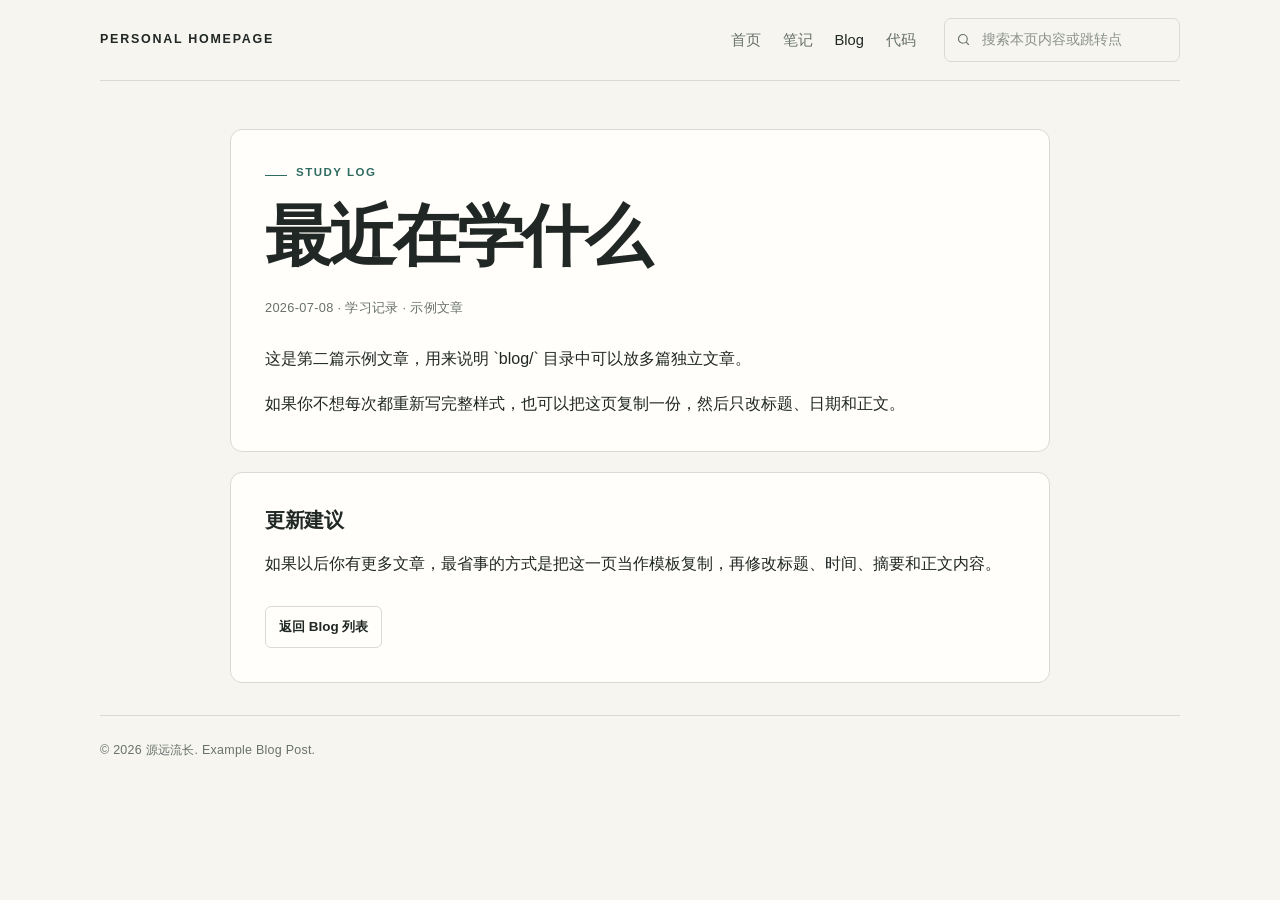
<file: blog/study-log.html>
<!doctype html>
<html lang="zh-CN">
<head>
  <meta charset="UTF-8">
  <meta name="viewport" content="width=device-width, initial-scale=1.0">
  <title>最近在学什么 | Blog</title>
  <style>
    :root {
      --bg: #eef6ff;
      --panel: rgba(255, 255, 255, 0.82);
      --text: #203042;
      --muted: #607387;
      --line: rgba(75, 112, 146, 0.16);
      --accent: #6eaedb;
      --accent-2: #95c8c6;
      --shadow: 0 18px 50px rgba(70, 103, 136, 0.12);
      --radius-xl: 28px;
      --content-width: 980px;
    }
    * { box-sizing: border-box; }
    body {
      margin: 0;
      font-family: "Segoe UI", "PingFang SC", "Hiragino Sans GB", "Microsoft YaHei", sans-serif;
      color: var(--text);
      background:
        radial-gradient(circle at top left, rgba(110, 174, 219, 0.24), transparent 28%),
        radial-gradient(circle at top right, rgba(149, 200, 198, 0.18), transparent 24%),
        linear-gradient(180deg, #fbfdff 0%, #eef6ff 42%, #e4f0fb 100%);
      min-height: 100vh;
    }
    a { color: inherit; text-decoration: none; }
    .page {
      width: min(calc(100% - 32px), var(--content-width));
      margin: 0 auto;
      padding: 28px 0 56px;
    }
    .topbar {
      position: relative;
      z-index: 1000;
      isolation: isolate;
      display: flex;
      align-items: center;
      justify-content: space-between;
      gap: 16px;
      margin-bottom: 26px;
      padding: 14px 18px;
      background: rgba(255, 255, 255, 0.5);
      border: 1px solid rgba(255, 255, 255, 0.55);
      border-radius: 999px;
      backdrop-filter: blur(14px);
      box-shadow: 0 10px 30px rgba(70, 103, 136, 0.08);
    }
    .topbar-right {
      display: flex;
      align-items: center;
      justify-content: flex-end;
      gap: 14px;
      flex: 1;
    }
    .brand {
      font-size: 0.95rem;
      letter-spacing: 0.08em;
      text-transform: uppercase;
      color: var(--muted);
    }
    .nav {
      display: flex;
      gap: 10px;
      flex-wrap: wrap;
    }
    .nav a {
      padding: 10px 14px;
      border-radius: 999px;
      color: var(--muted);
      transition: background-color 0.2s ease, color 0.2s ease, transform 0.2s ease;
    }
    .nav a:hover,
    .nav a.is-active {
      background: rgba(255, 255, 255, 0.72);
      color: var(--text);
      transform: translateY(-1px);
    }
    .search-shell {
      position: relative;
      z-index: 1001;
      width: min(280px, 100%);
      flex: 0 1 280px;
    }
    .search-box {
      display: flex;
      align-items: center;
      gap: 10px;
      width: 100%;
      padding: 10px 14px;
      border-radius: 999px;
      background: rgba(255, 255, 255, 0.82);
      border: 1px solid rgba(75, 112, 146, 0.14);
      box-shadow: inset 0 1px 0 rgba(255, 255, 255, 0.7);
    }
    .search-box svg {
      width: 16px;
      height: 16px;
      color: var(--muted);
      flex: 0 0 16px;
    }
    .search-input {
      width: 100%;
      border: 0;
      outline: 0;
      background: transparent;
      color: var(--text);
      font: inherit;
    }
    .search-results {
      position: absolute;
      top: calc(100% + 10px);
      right: 0;
      width: 100%;
      display: none;
      padding: 10px;
      border-radius: 20px;
      background: rgba(255, 255, 255, 0.95);
      border: 1px solid rgba(75, 112, 146, 0.14);
      box-shadow: 0 18px 40px rgba(70, 103, 136, 0.14);
      backdrop-filter: blur(18px);
      z-index: 1002;
    }
    .search-results.is-visible {
      display: grid;
      gap: 8px;
    }
    .search-result-item {
      display: block;
      padding: 12px 14px;
      border-radius: 16px;
      background: linear-gradient(180deg, rgba(246, 250, 255, 0.96), rgba(235, 245, 255, 0.88));
      border: 1px solid transparent;
    }
    .search-result-title {
      display: block;
      margin-bottom: 4px;
      font-weight: 600;
    }
    .search-result-text,
    .search-empty,
    .meta,
    .content-card p,
    .footer {
      color: var(--muted);
    }
    .search-result-text,
    .search-empty,
    .content-card p {
      line-height: 1.8;
    }
    .search-empty {
      padding: 12px 14px;
      border-radius: 16px;
      background: rgba(244, 249, 255, 0.88);
    }
    .card {
      background: var(--panel);
      border: 1px solid rgba(255, 255, 255, 0.72);
      border-radius: var(--radius-xl);
      box-shadow: var(--shadow);
      backdrop-filter: blur(16px);
      padding: 34px;
    }
    .card + .card {
      margin-top: 22px;
    }
    h1 {
      margin: 0 0 10px;
      font-size: clamp(2rem, 4vw, 3rem);
    }
    h2 {
      margin: 0 0 12px;
      font-size: 1.25rem;
    }
    .meta {
      margin-bottom: 22px;
      font-size: 0.95rem;
    }
    .eyebrow {
      display: inline-flex;
      align-items: center;
      gap: 8px;
      padding: 8px 12px;
      margin-bottom: 16px;
      border-radius: 999px;
      background: rgba(255, 255, 255, 0.68);
      color: var(--muted);
      font-size: 0.9rem;
    }
    .eyebrow::before {
      content: "";
      width: 8px;
      height: 8px;
      border-radius: 50%;
      background: linear-gradient(135deg, var(--accent), var(--accent-2));
    }
    .action-link {
      display: inline-flex;
      margin-top: 12px;
      padding: 12px 16px;
      border-radius: 999px;
      background: linear-gradient(180deg, rgba(255, 255, 255, 0.9), rgba(240, 248, 255, 0.88));
      border: 1px solid var(--line);
      color: var(--text);
      font-weight: 600;
    }
    .search-target.is-highlighted {
      scroll-margin-top: 96px;
      box-shadow: 0 0 0 2px rgba(110, 174, 219, 0.25), var(--shadow);
      transition: box-shadow 0.25s ease;
    }
    .footer {
      margin-top: 16px;
      text-align: center;
      font-size: 0.95rem;
    }
    @media (max-width: 980px) {
      .topbar-right {
        width: 100%;
        flex-direction: column;
        align-items: stretch;
      }
      .search-shell {
        width: 100%;
        flex-basis: auto;
      }
    }
    @media (max-width: 640px) {
      .page {
        width: min(calc(100% - 20px), var(--content-width));
        padding-top: 18px;
        padding-bottom: 40px;
      }
      .topbar {
        flex-direction: column;
        border-radius: 28px;
        align-items: flex-start;
      }
      .card {
        padding: 22px;
      }
    }
  </style>
  <link rel="stylesheet" href="../simple.css?v=20261027-16">
</head>
<body>
  <div class="page">
    <header class="topbar">
      <div class="brand">Personal Homepage</div>
      <div class="topbar-right">
        <nav class="nav">
          <a href="../index.html">首页</a>
          <a href="../notes.html">笔记</a>
          <a href="../blog.html" class="is-active">Blog</a>
          <a href="../code.html">代码</a>
        </nav>
        <div class="search-shell">
          <label class="search-box" for="site-search">
            <svg viewBox="0 0 24 24" aria-hidden="true" fill="none" stroke="currentColor" stroke-width="1.8" stroke-linecap="round" stroke-linejoin="round">
              <circle cx="11" cy="11" r="7"></circle>
              <path d="m20 20-3.5-3.5"></path>
            </svg>
            <input class="search-input" id="site-search" type="search" placeholder="搜索本页内容或跳转点">
          </label>
          <div class="search-results" id="search-results" aria-live="polite"></div>
        </div>
      </div>
    </header>

    <article class="card search-target" id="study-main" data-search-title="最近在学什么" data-search-text="学习记录 blog 示例文章 学习过程">
      <div class="eyebrow">Study Log</div>
      <h1>最近在学什么</h1>
      <div class="meta">2026-07-08 · 学习记录 · 示例文章</div>
      <p>这是第二篇示例文章，用来说明 `blog/` 目录中可以放多篇独立文章。</p>
      <p>如果你不想每次都重新写完整样式，也可以把这页复制一份，然后只改标题、日期和正文。</p>
    </article>

    <section class="card search-target" id="study-notes" data-search-title="更新建议" data-search-text="复制模板 修改标题 日期 正文 内容更新">
      <h2>更新建议</h2>
      <p>如果以后你有更多文章，最省事的方式是把这一页当作模板复制，再修改标题、时间、摘要和正文内容。</p>
      <a class="action-link" href="../blog.html">返回 Blog 列表</a>
    </section>

    <footer class="footer">
      <p>© 2026 源远流长. Example Blog Post.</p>
    </footer>
  </div>

  <script>
    const searchInput = document.getElementById("site-search");
    const searchResults = document.getElementById("search-results");
    const searchTargets = Array.from(document.querySelectorAll("[data-search-title]"));

    function clearHighlights() {
      document.querySelectorAll(".search-target.is-highlighted").forEach((item) => {
        item.classList.remove("is-highlighted");
      });
    }

    function openSearchResults(items, keyword) {
      if (!keyword) {
        searchResults.classList.remove("is-visible");
        searchResults.innerHTML = "";
        return;
      }
      if (!items.length) {
        searchResults.innerHTML = '<div class="search-empty">没有找到相关内容，可以试试“学习”“模板”“正文”等关键词。</div>';
        searchResults.classList.add("is-visible");
        return;
      }
      searchResults.innerHTML = items.map((item) => `
        <a class="search-result-item" href="#${item.id}" data-target="${item.id}">
          <span class="search-result-title">${item.title}</span>
          <span class="search-result-text">${item.text}</span>
        </a>
      `).join("");
      searchResults.classList.add("is-visible");
    }

    const searchIndex = searchTargets.map((node, index) => {
      if (!node.id) node.id = `search-item-${index}`;
      return {
        id: node.id,
        title: node.dataset.searchTitle || "页面内容",
        text: node.dataset.searchText || node.textContent.replace(/\s+/g, " ").trim().slice(0, 80),
        node
      };
    });

    searchInput.addEventListener("input", (event) => {
      const keyword = event.target.value.trim().toLowerCase();
      clearHighlights();
      if (!keyword) {
        openSearchResults([], "");
        return;
      }
      const matches = searchIndex.filter((item) => `${item.title} ${item.text}`.toLowerCase().includes(keyword)).slice(0, 8);
      openSearchResults(matches, keyword);
    });

    searchResults.addEventListener("click", (event) => {
      const target = event.target.closest("[data-target]");
      if (!target) return;
      event.preventDefault();
      const node = document.getElementById(target.dataset.target);
      if (!node) return;
      clearHighlights();
      node.classList.add("is-highlighted");
      node.scrollIntoView({ behavior: "smooth", block: "start" });
      searchResults.classList.remove("is-visible");
      window.setTimeout(() => node.classList.remove("is-highlighted"), 2200);
    });

    document.addEventListener("click", (event) => {
      if (!event.target.closest(".search-shell")) {
        searchResults.classList.remove("is-visible");
      }
    });
  </script>
</body>
</html>
</file>
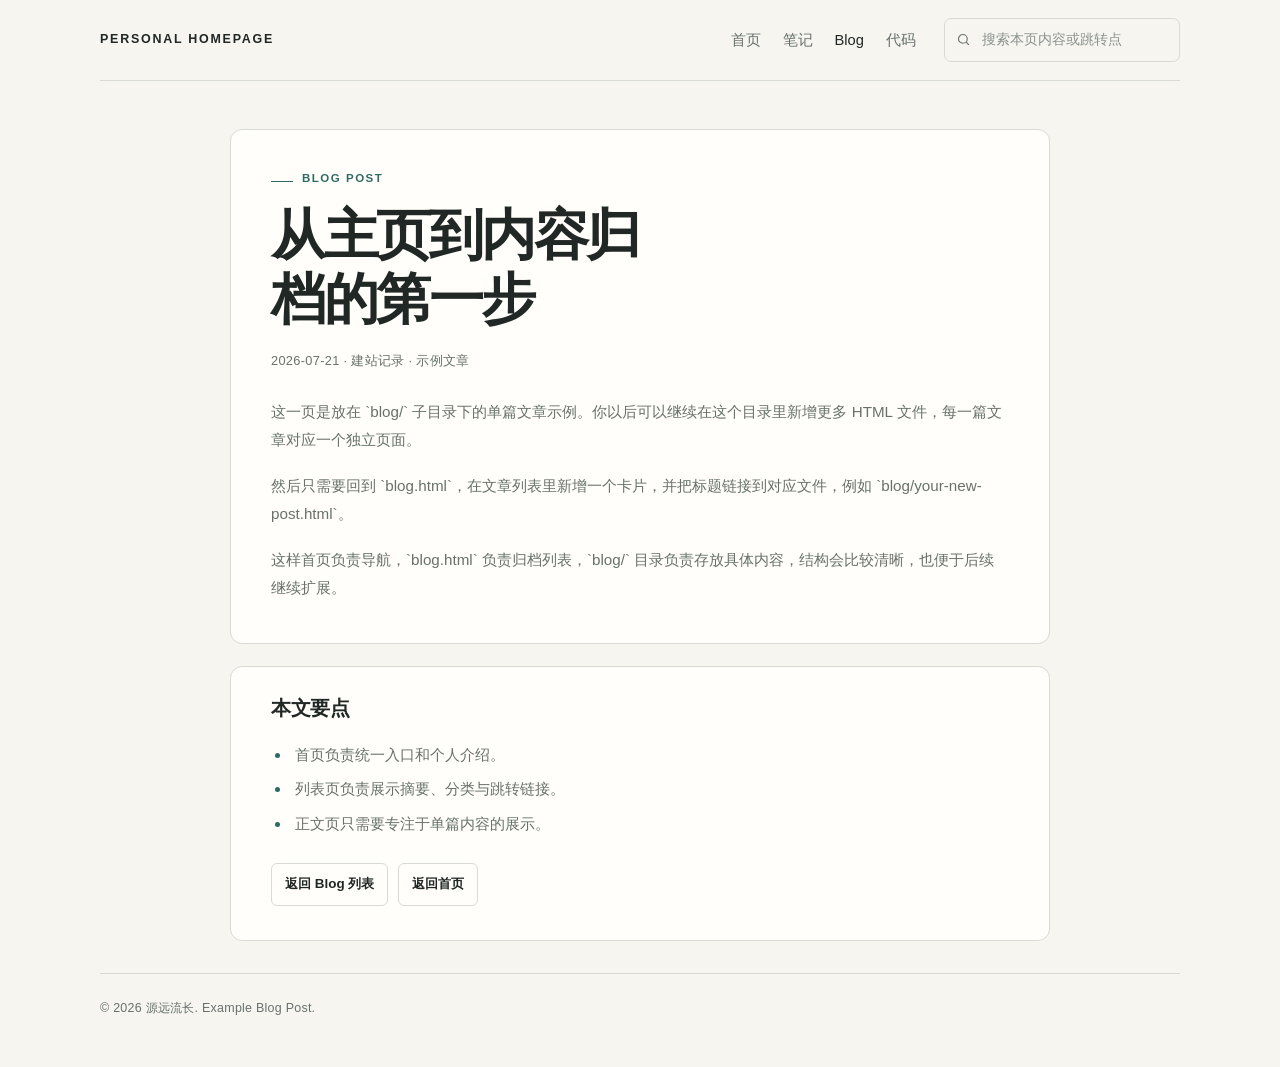
<file: blog/welcome-post.html>
<!doctype html>
<html lang="zh-CN">
<head>
  <meta charset="UTF-8">
  <meta name="viewport" content="width=device-width, initial-scale=1.0">
  <title>从主页到内容归档 | Blog</title>
  <style>
    :root {
      --bg: #eef6ff;
      --panel: rgba(255, 255, 255, 0.82);
      --text: #203042;
      --muted: #607387;
      --line: rgba(75, 112, 146, 0.16);
      --accent: #6eaedb;
      --accent-2: #95c8c6;
      --shadow: 0 18px 50px rgba(70, 103, 136, 0.12);
      --radius-xl: 28px;
      --radius-lg: 20px;
      --content-width: 980px;
    }

    * { box-sizing: border-box; }

    body {
      margin: 0;
      font-family: "Segoe UI", "PingFang SC", "Hiragino Sans GB", "Microsoft YaHei", sans-serif;
      color: var(--text);
      background:
        radial-gradient(circle at top left, rgba(110, 174, 219, 0.24), transparent 28%),
        radial-gradient(circle at top right, rgba(149, 200, 198, 0.18), transparent 24%),
        linear-gradient(180deg, #fbfdff 0%, #eef6ff 42%, #e4f0fb 100%);
      min-height: 100vh;
    }

    a { color: inherit; text-decoration: none; }

    .page {
      width: min(calc(100% - 32px), var(--content-width));
      margin: 0 auto;
      padding: 28px 0 56px;
    }

    .topbar {
      position: relative;
      z-index: 1000;
      isolation: isolate;
      display: flex;
      align-items: center;
      justify-content: space-between;
      gap: 16px;
      margin-bottom: 26px;
      padding: 14px 18px;
      background: rgba(255, 255, 255, 0.5);
      border: 1px solid rgba(255, 255, 255, 0.55);
      border-radius: 999px;
      backdrop-filter: blur(14px);
      box-shadow: 0 10px 30px rgba(70, 103, 136, 0.08);
    }

    .topbar-right {
      display: flex;
      align-items: center;
      justify-content: flex-end;
      gap: 14px;
      flex: 1;
    }

    .brand {
      font-size: 0.95rem;
      letter-spacing: 0.08em;
      text-transform: uppercase;
      color: var(--muted);
    }

    .nav {
      display: flex;
      gap: 10px;
      flex-wrap: wrap;
    }

    .nav a {
      padding: 10px 14px;
      border-radius: 999px;
      color: var(--muted);
      transition: background-color 0.2s ease, color 0.2s ease, transform 0.2s ease;
    }

    .nav a:hover,
    .nav a.is-active {
      background: rgba(255, 255, 255, 0.72);
      color: var(--text);
      transform: translateY(-1px);
    }

    .search-shell {
      position: relative;
      z-index: 1001;
      width: min(280px, 100%);
      flex: 0 1 280px;
    }

    .search-box {
      display: flex;
      align-items: center;
      gap: 10px;
      width: 100%;
      padding: 10px 14px;
      border-radius: 999px;
      background: rgba(255, 255, 255, 0.82);
      border: 1px solid rgba(75, 112, 146, 0.14);
      box-shadow: inset 0 1px 0 rgba(255, 255, 255, 0.7);
    }

    .search-box svg {
      width: 16px;
      height: 16px;
      color: var(--muted);
      flex: 0 0 16px;
    }

    .search-input {
      width: 100%;
      border: 0;
      outline: 0;
      background: transparent;
      color: var(--text);
      font: inherit;
    }

    .search-results {
      position: absolute;
      top: calc(100% + 10px);
      right: 0;
      width: 100%;
      display: none;
      padding: 10px;
      border-radius: 20px;
      background: rgba(255, 255, 255, 0.95);
      border: 1px solid rgba(75, 112, 146, 0.14);
      box-shadow: 0 18px 40px rgba(70, 103, 136, 0.14);
      backdrop-filter: blur(18px);
      z-index: 1002;
    }

    .search-results.is-visible {
      display: grid;
      gap: 8px;
    }

    .search-result-item {
      display: block;
      padding: 12px 14px;
      border-radius: 16px;
      background: linear-gradient(180deg, rgba(246, 250, 255, 0.96), rgba(235, 245, 255, 0.88));
      border: 1px solid transparent;
      transition: transform 0.2s ease, border-color 0.2s ease, box-shadow 0.2s ease;
    }

    .search-result-item:hover {
      transform: translateY(-1px);
      border-color: rgba(110, 174, 219, 0.28);
      box-shadow: 0 12px 24px rgba(70, 103, 136, 0.1);
    }

    .search-result-title {
      display: block;
      margin-bottom: 4px;
      font-weight: 600;
    }

    .search-result-text,
    .search-empty,
    .meta,
    .section-text,
    .footer {
      color: var(--muted);
    }

    .search-result-text,
    .search-empty,
    .section-text {
      font-size: 0.95rem;
      line-height: 1.8;
    }

    .search-empty {
      padding: 12px 14px;
      border-radius: 16px;
      background: rgba(244, 249, 255, 0.88);
    }

    .card {
      background: var(--panel);
      border: 1px solid rgba(255, 255, 255, 0.72);
      border-radius: var(--radius-xl);
      box-shadow: var(--shadow);
      backdrop-filter: blur(16px);
    }

    .article-card,
    .content-card {
      padding: 34px;
    }

    .article-card {
      margin-bottom: 22px;
    }

    .eyebrow {
      display: inline-flex;
      align-items: center;
      gap: 8px;
      padding: 8px 12px;
      margin-bottom: 16px;
      border-radius: 999px;
      background: rgba(255, 255, 255, 0.68);
      color: var(--muted);
      font-size: 0.9rem;
    }

    .eyebrow::before {
      content: "";
      width: 8px;
      height: 8px;
      border-radius: 50%;
      background: linear-gradient(135deg, var(--accent), var(--accent-2));
    }

    h1 {
      margin: 0 0 10px;
      font-size: clamp(2rem, 4vw, 3rem);
      line-height: 1.08;
      letter-spacing: -0.04em;
    }

    h2 {
      margin: 0 0 12px;
      font-size: 1.25rem;
    }

    .meta {
      margin-bottom: 22px;
      font-size: 0.95rem;
    }

    .section-list {
      padding-left: 20px;
      margin: 0;
      color: var(--muted);
      line-height: 1.9;
    }

    .action-row {
      display: flex;
      gap: 12px;
      flex-wrap: wrap;
      margin-top: 22px;
    }

    .action-link {
      display: inline-flex;
      padding: 12px 16px;
      border-radius: 999px;
      background: linear-gradient(180deg, rgba(255, 255, 255, 0.9), rgba(240, 248, 255, 0.88));
      border: 1px solid var(--line);
      color: var(--text);
      font-weight: 600;
    }

    .search-target.is-highlighted {
      scroll-margin-top: 96px;
      box-shadow: 0 0 0 2px rgba(110, 174, 219, 0.25), var(--shadow);
      transition: box-shadow 0.25s ease;
    }

    .footer {
      margin-top: 16px;
      text-align: center;
      font-size: 0.95rem;
    }

    @media (max-width: 980px) {
      .topbar-right {
        width: 100%;
        flex-direction: column;
        align-items: stretch;
      }

      .search-shell {
        width: 100%;
        flex-basis: auto;
      }
    }

    @media (max-width: 640px) {
      .page {
        width: min(calc(100% - 20px), var(--content-width));
        padding-top: 18px;
        padding-bottom: 40px;
      }

      .topbar {
        flex-direction: column;
        border-radius: 28px;
        align-items: flex-start;
      }

      .article-card,
      .content-card {
        padding: 22px;
      }
    }
  </style>
  <link rel="stylesheet" href="../simple.css?v=20261027-16">
</head>
<body>
  <div class="page">
    <header class="topbar">
      <div class="brand">Personal Homepage</div>
      <div class="topbar-right">
        <nav class="nav">
          <a href="../index.html">首页</a>
          <a href="../notes.html">笔记</a>
          <a href="../blog.html" class="is-active">Blog</a>
          <a href="../code.html">代码</a>
        </nav>
        <div class="search-shell">
          <label class="search-box" for="site-search">
            <svg viewBox="0 0 24 24" aria-hidden="true" fill="none" stroke="currentColor" stroke-width="1.8" stroke-linecap="round" stroke-linejoin="round">
              <circle cx="11" cy="11" r="7"></circle>
              <path d="m20 20-3.5-3.5"></path>
            </svg>
            <input class="search-input" id="site-search" type="search" placeholder="搜索本页内容或跳转点">
          </label>
          <div class="search-results" id="search-results" aria-live="polite"></div>
        </div>
      </div>
    </header>

    <article class="card article-card search-target" id="article-main" data-search-title="从主页到内容归档的第一步" data-search-text="建站记录 blog 示例文章 多页面结构 目录设计">
      <div class="eyebrow">Blog Post</div>
      <h1>从主页到内容归档的第一步</h1>
      <div class="meta">2026-07-21 · 建站记录 · 示例文章</div>
      <p class="section-text">
        这一页是放在 `blog/` 子目录下的单篇文章示例。你以后可以继续在这个目录里新增更多 HTML 文件，每一篇文章对应一个独立页面。
      </p>
      <p class="section-text">
        然后只需要回到 `blog.html`，在文章列表里新增一个卡片，并把标题链接到对应文件，例如 `blog/your-new-post.html`。
      </p>
      <p class="section-text">
        这样首页负责导航，`blog.html` 负责归档列表，`blog/` 目录负责存放具体内容，结构会比较清晰，也便于后续继续扩展。
      </p>
    </article>

    <section class="card content-card search-target" id="article-points" data-search-title="本文要点" data-search-text="目录结构 文章组织 列表页 正文页">
      <h2>本文要点</h2>
      <ul class="section-list">
        <li>首页负责统一入口和个人介绍。</li>
        <li>列表页负责展示摘要、分类与跳转链接。</li>
        <li>正文页只需要专注于单篇内容的展示。</li>
      </ul>
      <div class="action-row">
        <a class="action-link" href="../blog.html">返回 Blog 列表</a>
        <a class="action-link" href="../index.html">返回首页</a>
      </div>
    </section>

    <footer class="footer">
      <p>© 2026 源远流长. Example Blog Post.</p>
    </footer>
  </div>

  <script>
    const searchInput = document.getElementById("site-search");
    const searchResults = document.getElementById("search-results");
    const searchTargets = Array.from(document.querySelectorAll("[data-search-title]"));

    function clearHighlights() {
      document.querySelectorAll(".search-target.is-highlighted").forEach((item) => {
        item.classList.remove("is-highlighted");
      });
    }

    function openSearchResults(items, keyword) {
      if (!keyword) {
        searchResults.classList.remove("is-visible");
        searchResults.innerHTML = "";
        return;
      }

      if (!items.length) {
        searchResults.innerHTML = '<div class="search-empty">没有找到相关内容，可以试试“目录”“结构”“建站”等关键词。</div>';
        searchResults.classList.add("is-visible");
        return;
      }

      searchResults.innerHTML = items.map((item) => `
        <a class="search-result-item" href="#${item.id}" data-target="${item.id}">
          <span class="search-result-title">${item.title}</span>
          <span class="search-result-text">${item.text}</span>
        </a>
      `).join("");
      searchResults.classList.add("is-visible");
    }

    const searchIndex = searchTargets.map((node, index) => {
      if (!node.id) {
        node.id = `search-item-${index}`;
      }
      return {
        id: node.id,
        title: node.dataset.searchTitle || "页面内容",
        text: node.dataset.searchText || node.textContent.replace(/\s+/g, " ").trim().slice(0, 80),
        node
      };
    });

    searchInput.addEventListener("input", (event) => {
      const keyword = event.target.value.trim().toLowerCase();
      clearHighlights();

      if (!keyword) {
        openSearchResults([], "");
        return;
      }

      const matches = searchIndex.filter((item) => {
        const haystack = `${item.title} ${item.text}`.toLowerCase();
        return haystack.includes(keyword);
      }).slice(0, 8);

      openSearchResults(matches, keyword);
    });

    searchResults.addEventListener("click", (event) => {
      const target = event.target.closest("[data-target]");
      if (!target) return;

      event.preventDefault();
      const id = target.dataset.target;
      const node = document.getElementById(id);
      if (!node) return;

      clearHighlights();
      node.classList.add("is-highlighted");
      node.scrollIntoView({ behavior: "smooth", block: "start" });
      searchResults.classList.remove("is-visible");

      window.setTimeout(() => {
        node.classList.remove("is-highlighted");
      }, 2200);
    });

    document.addEventListener("click", (event) => {
      if (!event.target.closest(".search-shell")) {
        searchResults.classList.remove("is-visible");
      }
    });
  </script>
</body>
</html>
</file>
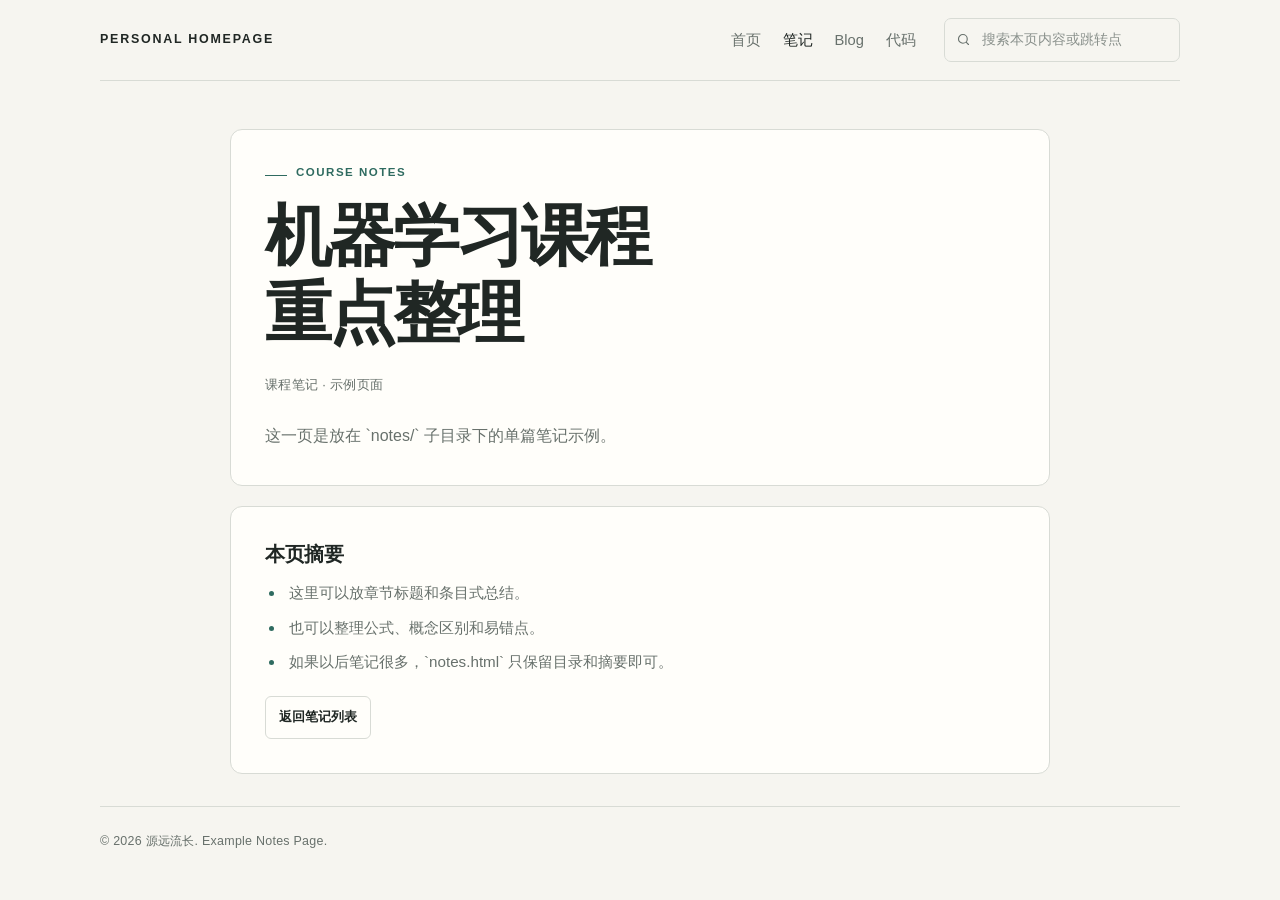
<file: notes/ml-course-summary.html>
<!doctype html>
<html lang="zh-CN">
<head>
  <meta charset="UTF-8">
  <meta name="viewport" content="width=device-width, initial-scale=1.0">
  <title>机器学习课程重点整理 | 笔记</title>
  <style>
    :root {
      --bg: #eef6ff;
      --panel: rgba(255, 255, 255, 0.82);
      --text: #203042;
      --muted: #607387;
      --line: rgba(75, 112, 146, 0.16);
      --accent: #6eaedb;
      --accent-2: #95c8c6;
      --shadow: 0 18px 50px rgba(70, 103, 136, 0.12);
      --radius-xl: 28px;
      --content-width: 980px;
    }
    * { box-sizing: border-box; }
    body {
      margin: 0;
      font-family: "Segoe UI", "PingFang SC", "Hiragino Sans GB", "Microsoft YaHei", sans-serif;
      color: var(--text);
      background:
        radial-gradient(circle at top left, rgba(110, 174, 219, 0.24), transparent 28%),
        radial-gradient(circle at top right, rgba(149, 200, 198, 0.18), transparent 24%),
        linear-gradient(180deg, #fbfdff 0%, #eef6ff 42%, #e4f0fb 100%);
      min-height: 100vh;
    }
    a { color: inherit; text-decoration: none; }
    .page {
      width: min(calc(100% - 32px), var(--content-width));
      margin: 0 auto;
      padding: 28px 0 56px;
    }
    .topbar {
      position: relative;
      z-index: 1000;
      isolation: isolate;
      display: flex;
      align-items: center;
      justify-content: space-between;
      gap: 16px;
      margin-bottom: 26px;
      padding: 14px 18px;
      background: rgba(255, 255, 255, 0.5);
      border: 1px solid rgba(255, 255, 255, 0.55);
      border-radius: 999px;
      backdrop-filter: blur(14px);
      box-shadow: 0 10px 30px rgba(70, 103, 136, 0.08);
    }
    .topbar-right {
      display: flex;
      align-items: center;
      justify-content: flex-end;
      gap: 14px;
      flex: 1;
    }
    .brand {
      font-size: 0.95rem;
      letter-spacing: 0.08em;
      text-transform: uppercase;
      color: var(--muted);
    }
    .nav {
      display: flex;
      gap: 10px;
      flex-wrap: wrap;
    }
    .nav a {
      padding: 10px 14px;
      border-radius: 999px;
      color: var(--muted);
      transition: background-color 0.2s ease, color 0.2s ease, transform 0.2s ease;
    }
    .nav a:hover,
    .nav a.is-active {
      background: rgba(255, 255, 255, 0.72);
      color: var(--text);
      transform: translateY(-1px);
    }
    .search-shell {
      position: relative;
      z-index: 1001;
      width: min(280px, 100%);
      flex: 0 1 280px;
    }
    .search-box {
      display: flex;
      align-items: center;
      gap: 10px;
      width: 100%;
      padding: 10px 14px;
      border-radius: 999px;
      background: rgba(255, 255, 255, 0.82);
      border: 1px solid rgba(75, 112, 146, 0.14);
      box-shadow: inset 0 1px 0 rgba(255, 255, 255, 0.7);
    }
    .search-box svg {
      width: 16px;
      height: 16px;
      color: var(--muted);
      flex: 0 0 16px;
    }
    .search-input {
      width: 100%;
      border: 0;
      outline: 0;
      background: transparent;
      color: var(--text);
      font: inherit;
    }
    .search-results {
      position: absolute;
      top: calc(100% + 10px);
      right: 0;
      width: 100%;
      display: none;
      padding: 10px;
      border-radius: 20px;
      background: rgba(255, 255, 255, 0.95);
      border: 1px solid rgba(75, 112, 146, 0.14);
      box-shadow: 0 18px 40px rgba(70, 103, 136, 0.14);
      backdrop-filter: blur(18px);
      z-index: 1002;
    }
    .search-results.is-visible {
      display: grid;
      gap: 8px;
    }
    .search-result-item {
      display: block;
      padding: 12px 14px;
      border-radius: 16px;
      background: linear-gradient(180deg, rgba(246, 250, 255, 0.96), rgba(235, 245, 255, 0.88));
      border: 1px solid transparent;
    }
    .search-result-title {
      display: block;
      margin-bottom: 4px;
      font-weight: 600;
    }
    .search-result-text,
    .search-empty,
    .meta,
    .card p,
    .card li,
    .footer {
      color: var(--muted);
    }
    .search-result-text,
    .search-empty,
    .card p,
    .card li {
      line-height: 1.8;
    }
    .search-empty {
      padding: 12px 14px;
      border-radius: 16px;
      background: rgba(244, 249, 255, 0.88);
    }
    .card {
      background: var(--panel);
      border: 1px solid rgba(255, 255, 255, 0.72);
      border-radius: var(--radius-xl);
      box-shadow: var(--shadow);
      backdrop-filter: blur(16px);
      padding: 34px;
    }
    .card + .card {
      margin-top: 22px;
    }
    h1 {
      margin: 0 0 10px;
      font-size: clamp(2rem, 4vw, 3rem);
    }
    h2 {
      margin: 0 0 12px;
      font-size: 1.25rem;
    }
    .meta {
      margin-bottom: 22px;
      font-size: 0.95rem;
    }
    .eyebrow {
      display: inline-flex;
      align-items: center;
      gap: 8px;
      padding: 8px 12px;
      margin-bottom: 16px;
      border-radius: 999px;
      background: rgba(255, 255, 255, 0.68);
      color: var(--muted);
      font-size: 0.9rem;
    }
    .eyebrow::before {
      content: "";
      width: 8px;
      height: 8px;
      border-radius: 50%;
      background: linear-gradient(135deg, var(--accent), var(--accent-2));
    }
    ul {
      margin: 0;
      padding-left: 20px;
    }
    .action-link {
      display: inline-flex;
      margin-top: 12px;
      padding: 12px 16px;
      border-radius: 999px;
      background: linear-gradient(180deg, rgba(255, 255, 255, 0.9), rgba(240, 248, 255, 0.88));
      border: 1px solid var(--line);
      color: var(--text);
      font-weight: 600;
    }
    .search-target.is-highlighted {
      scroll-margin-top: 96px;
      box-shadow: 0 0 0 2px rgba(110, 174, 219, 0.25), var(--shadow);
      transition: box-shadow 0.25s ease;
    }
    .footer {
      margin-top: 16px;
      text-align: center;
      font-size: 0.95rem;
    }
    @media (max-width: 980px) {
      .topbar-right {
        width: 100%;
        flex-direction: column;
        align-items: stretch;
      }
      .search-shell {
        width: 100%;
        flex-basis: auto;
      }
    }
    @media (max-width: 640px) {
      .page {
        width: min(calc(100% - 20px), var(--content-width));
        padding-top: 18px;
        padding-bottom: 40px;
      }
      .topbar {
        flex-direction: column;
        border-radius: 28px;
        align-items: flex-start;
      }
      .card {
        padding: 22px;
      }
    }
  </style>
  <link rel="stylesheet" href="../simple.css?v=20261027-16">
</head>
<body>
  <div class="page">
    <header class="topbar">
      <div class="brand">Personal Homepage</div>
      <div class="topbar-right">
        <nav class="nav">
          <a href="../index.html">首页</a>
          <a href="../notes.html" class="is-active">笔记</a>
          <a href="../blog.html">Blog</a>
          <a href="../code.html">代码</a>
        </nav>
        <div class="search-shell">
          <label class="search-box" for="site-search">
            <svg viewBox="0 0 24 24" aria-hidden="true" fill="none" stroke="currentColor" stroke-width="1.8" stroke-linecap="round" stroke-linejoin="round">
              <circle cx="11" cy="11" r="7"></circle>
              <path d="m20 20-3.5-3.5"></path>
            </svg>
            <input class="search-input" id="site-search" type="search" placeholder="搜索本页内容或跳转点">
          </label>
          <div class="search-results" id="search-results" aria-live="polite"></div>
        </div>
      </div>
    </header>

    <article class="card search-target" id="note-main" data-search-title="机器学习课程重点整理" data-search-text="课程笔记 机器学习 重点整理 公式推导">
      <div class="eyebrow">Course Notes</div>
      <h1>机器学习课程重点整理</h1>
      <div class="meta">课程笔记 · 示例页面</div>
      <p>这一页是放在 `notes/` 子目录下的单篇笔记示例。</p>
    </article>

    <section class="card search-target" id="note-points" data-search-title="本页摘要" data-search-text="章节标题 条目总结 公式 概念 易错点">
      <h2>本页摘要</h2>
      <ul>
        <li>这里可以放章节标题和条目式总结。</li>
        <li>也可以整理公式、概念区别和易错点。</li>
        <li>如果以后笔记很多，`notes.html` 只保留目录和摘要即可。</li>
      </ul>
      <a class="action-link" href="../notes.html">返回笔记列表</a>
    </section>

    <footer class="footer">
      <p>© 2026 源远流长. Example Notes Page.</p>
    </footer>
  </div>

  <script>
    const searchInput = document.getElementById("site-search");
    const searchResults = document.getElementById("search-results");
    const searchTargets = Array.from(document.querySelectorAll("[data-search-title]"));

    function clearHighlights() {
      document.querySelectorAll(".search-target.is-highlighted").forEach((item) => item.classList.remove("is-highlighted"));
    }

    function openSearchResults(items, keyword) {
      if (!keyword) {
        searchResults.classList.remove("is-visible");
        searchResults.innerHTML = "";
        return;
      }
      if (!items.length) {
        searchResults.innerHTML = '<div class="search-empty">没有找到相关内容，可以试试“公式”“概念”“总结”等关键词。</div>';
        searchResults.classList.add("is-visible");
        return;
      }
      searchResults.innerHTML = items.map((item) => `
        <a class="search-result-item" href="#${item.id}" data-target="${item.id}">
          <span class="search-result-title">${item.title}</span>
          <span class="search-result-text">${item.text}</span>
        </a>
      `).join("");
      searchResults.classList.add("is-visible");
    }

    const searchIndex = searchTargets.map((node, index) => {
      if (!node.id) node.id = `search-item-${index}`;
      return {
        id: node.id,
        title: node.dataset.searchTitle || "页面内容",
        text: node.dataset.searchText || node.textContent.replace(/\s+/g, " ").trim().slice(0, 80),
        node
      };
    });

    searchInput.addEventListener("input", (event) => {
      const keyword = event.target.value.trim().toLowerCase();
      clearHighlights();
      if (!keyword) {
        openSearchResults([], "");
        return;
      }
      const matches = searchIndex.filter((item) => `${item.title} ${item.text}`.toLowerCase().includes(keyword)).slice(0, 8);
      openSearchResults(matches, keyword);
    });

    searchResults.addEventListener("click", (event) => {
      const target = event.target.closest("[data-target]");
      if (!target) return;
      event.preventDefault();
      const node = document.getElementById(target.dataset.target);
      if (!node) return;
      clearHighlights();
      node.classList.add("is-highlighted");
      node.scrollIntoView({ behavior: "smooth", block: "start" });
      searchResults.classList.remove("is-visible");
      window.setTimeout(() => node.classList.remove("is-highlighted"), 2200);
    });

    document.addEventListener("click", (event) => {
      if (!event.target.closest(".search-shell")) {
        searchResults.classList.remove("is-visible");
      }
    });
  </script>
</body>
</html>
</file>
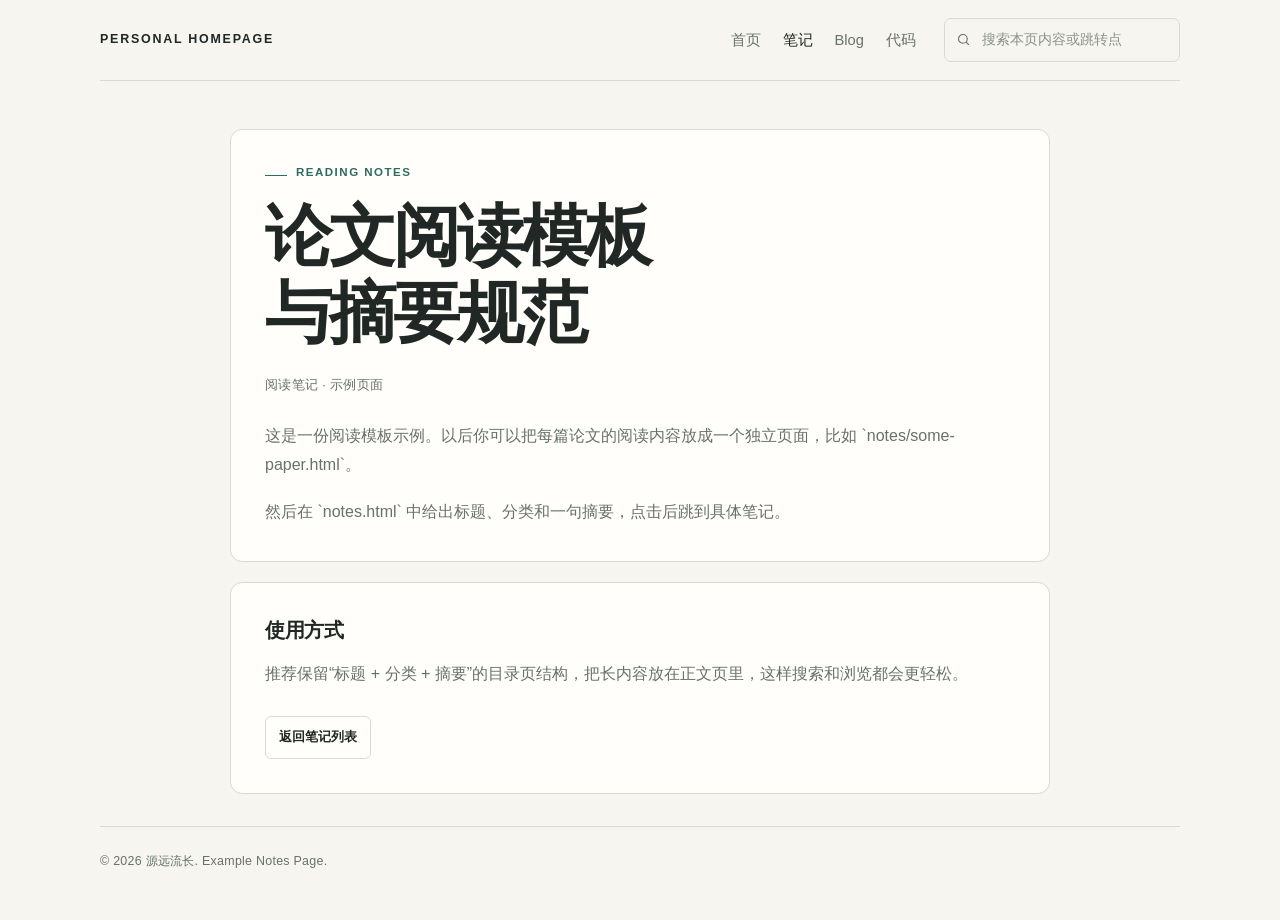
<file: notes/paper-reading-template.html>
<!doctype html>
<html lang="zh-CN">
<head>
  <meta charset="UTF-8">
  <meta name="viewport" content="width=device-width, initial-scale=1.0">
  <title>论文阅读模板与摘要规范 | 笔记</title>
  <style>
    :root {
      --bg: #eef6ff;
      --panel: rgba(255, 255, 255, 0.82);
      --text: #203042;
      --muted: #607387;
      --line: rgba(75, 112, 146, 0.16);
      --accent: #6eaedb;
      --accent-2: #95c8c6;
      --shadow: 0 18px 50px rgba(70, 103, 136, 0.12);
      --radius-xl: 28px;
      --content-width: 980px;
    }
    * { box-sizing: border-box; }
    body {
      margin: 0;
      font-family: "Segoe UI", "PingFang SC", "Hiragino Sans GB", "Microsoft YaHei", sans-serif;
      color: var(--text);
      background:
        radial-gradient(circle at top left, rgba(110, 174, 219, 0.24), transparent 28%),
        radial-gradient(circle at top right, rgba(149, 200, 198, 0.18), transparent 24%),
        linear-gradient(180deg, #fbfdff 0%, #eef6ff 42%, #e4f0fb 100%);
      min-height: 100vh;
    }
    a { color: inherit; text-decoration: none; }
    .page {
      width: min(calc(100% - 32px), var(--content-width));
      margin: 0 auto;
      padding: 28px 0 56px;
    }
    .topbar {
      position: relative;
      z-index: 1000;
      isolation: isolate;
      display: flex;
      align-items: center;
      justify-content: space-between;
      gap: 16px;
      margin-bottom: 26px;
      padding: 14px 18px;
      background: rgba(255, 255, 255, 0.5);
      border: 1px solid rgba(255, 255, 255, 0.55);
      border-radius: 999px;
      backdrop-filter: blur(14px);
      box-shadow: 0 10px 30px rgba(70, 103, 136, 0.08);
    }
    .topbar-right {
      display: flex;
      align-items: center;
      justify-content: flex-end;
      gap: 14px;
      flex: 1;
    }
    .brand {
      font-size: 0.95rem;
      letter-spacing: 0.08em;
      text-transform: uppercase;
      color: var(--muted);
    }
    .nav {
      display: flex;
      gap: 10px;
      flex-wrap: wrap;
    }
    .nav a {
      padding: 10px 14px;
      border-radius: 999px;
      color: var(--muted);
      transition: background-color 0.2s ease, color 0.2s ease, transform 0.2s ease;
    }
    .nav a:hover,
    .nav a.is-active {
      background: rgba(255, 255, 255, 0.72);
      color: var(--text);
      transform: translateY(-1px);
    }
    .search-shell {
      position: relative;
      z-index: 1001;
      width: min(280px, 100%);
      flex: 0 1 280px;
    }
    .search-box {
      display: flex;
      align-items: center;
      gap: 10px;
      width: 100%;
      padding: 10px 14px;
      border-radius: 999px;
      background: rgba(255, 255, 255, 0.82);
      border: 1px solid rgba(75, 112, 146, 0.14);
      box-shadow: inset 0 1px 0 rgba(255, 255, 255, 0.7);
    }
    .search-box svg {
      width: 16px;
      height: 16px;
      color: var(--muted);
      flex: 0 0 16px;
    }
    .search-input {
      width: 100%;
      border: 0;
      outline: 0;
      background: transparent;
      color: var(--text);
      font: inherit;
    }
    .search-results {
      position: absolute;
      top: calc(100% + 10px);
      right: 0;
      width: 100%;
      display: none;
      padding: 10px;
      border-radius: 20px;
      background: rgba(255, 255, 255, 0.95);
      border: 1px solid rgba(75, 112, 146, 0.14);
      box-shadow: 0 18px 40px rgba(70, 103, 136, 0.14);
      backdrop-filter: blur(18px);
      z-index: 1002;
    }
    .search-results.is-visible {
      display: grid;
      gap: 8px;
    }
    .search-result-item {
      display: block;
      padding: 12px 14px;
      border-radius: 16px;
      background: linear-gradient(180deg, rgba(246, 250, 255, 0.96), rgba(235, 245, 255, 0.88));
      border: 1px solid transparent;
    }
    .search-result-title {
      display: block;
      margin-bottom: 4px;
      font-weight: 600;
    }
    .search-result-text,
    .search-empty,
    .meta,
    .card p,
    .footer {
      color: var(--muted);
    }
    .search-result-text,
    .search-empty,
    .card p {
      line-height: 1.8;
    }
    .search-empty {
      padding: 12px 14px;
      border-radius: 16px;
      background: rgba(244, 249, 255, 0.88);
    }
    .card {
      background: var(--panel);
      border: 1px solid rgba(255, 255, 255, 0.72);
      border-radius: var(--radius-xl);
      box-shadow: var(--shadow);
      backdrop-filter: blur(16px);
      padding: 34px;
    }
    .card + .card {
      margin-top: 22px;
    }
    h1 {
      margin: 0 0 10px;
      font-size: clamp(2rem, 4vw, 3rem);
    }
    h2 {
      margin: 0 0 12px;
      font-size: 1.25rem;
    }
    .meta {
      margin-bottom: 22px;
      font-size: 0.95rem;
    }
    .eyebrow {
      display: inline-flex;
      align-items: center;
      gap: 8px;
      padding: 8px 12px;
      margin-bottom: 16px;
      border-radius: 999px;
      background: rgba(255, 255, 255, 0.68);
      color: var(--muted);
      font-size: 0.9rem;
    }
    .eyebrow::before {
      content: "";
      width: 8px;
      height: 8px;
      border-radius: 50%;
      background: linear-gradient(135deg, var(--accent), var(--accent-2));
    }
    .action-link {
      display: inline-flex;
      margin-top: 12px;
      padding: 12px 16px;
      border-radius: 999px;
      background: linear-gradient(180deg, rgba(255, 255, 255, 0.9), rgba(240, 248, 255, 0.88));
      border: 1px solid var(--line);
      color: var(--text);
      font-weight: 600;
    }
    .search-target.is-highlighted {
      scroll-margin-top: 96px;
      box-shadow: 0 0 0 2px rgba(110, 174, 219, 0.25), var(--shadow);
      transition: box-shadow 0.25s ease;
    }
    .footer {
      margin-top: 16px;
      text-align: center;
      font-size: 0.95rem;
    }
    @media (max-width: 980px) {
      .topbar-right {
        width: 100%;
        flex-direction: column;
        align-items: stretch;
      }
      .search-shell {
        width: 100%;
        flex-basis: auto;
      }
    }
    @media (max-width: 640px) {
      .page {
        width: min(calc(100% - 20px), var(--content-width));
        padding-top: 18px;
        padding-bottom: 40px;
      }
      .topbar {
        flex-direction: column;
        border-radius: 28px;
        align-items: flex-start;
      }
      .card {
        padding: 22px;
      }
    }
  </style>
  <link rel="stylesheet" href="../simple.css?v=20261027-16">
</head>
<body>
  <div class="page">
    <header class="topbar">
      <div class="brand">Personal Homepage</div>
      <div class="topbar-right">
        <nav class="nav">
          <a href="../index.html">首页</a>
          <a href="../notes.html" class="is-active">笔记</a>
          <a href="../blog.html">Blog</a>
          <a href="../code.html">代码</a>
        </nav>
        <div class="search-shell">
          <label class="search-box" for="site-search">
            <svg viewBox="0 0 24 24" aria-hidden="true" fill="none" stroke="currentColor" stroke-width="1.8" stroke-linecap="round" stroke-linejoin="round">
              <circle cx="11" cy="11" r="7"></circle>
              <path d="m20 20-3.5-3.5"></path>
            </svg>
            <input class="search-input" id="site-search" type="search" placeholder="搜索本页内容或跳转点">
          </label>
          <div class="search-results" id="search-results" aria-live="polite"></div>
        </div>
      </div>
    </header>

    <article class="card search-target" id="paper-main" data-search-title="论文阅读模板与摘要规范" data-search-text="阅读笔记 论文模板 摘要规范 结构化输出">
      <div class="eyebrow">Reading Notes</div>
      <h1>论文阅读模板与摘要规范</h1>
      <div class="meta">阅读笔记 · 示例页面</div>
      <p>这是一份阅读模板示例。以后你可以把每篇论文的阅读内容放成一个独立页面，比如 `notes/some-paper.html`。</p>
      <p>然后在 `notes.html` 中给出标题、分类和一句摘要，点击后跳到具体笔记。</p>
    </article>

    <section class="card search-target" id="paper-guide" data-search-title="使用方式" data-search-text="笔记列表 标题 分类 摘要 独立页面">
      <h2>使用方式</h2>
      <p>推荐保留“标题 + 分类 + 摘要”的目录页结构，把长内容放在正文页里，这样搜索和浏览都会更轻松。</p>
      <a class="action-link" href="../notes.html">返回笔记列表</a>
    </section>

    <footer class="footer">
      <p>© 2026 源远流长. Example Notes Page.</p>
    </footer>
  </div>

  <script>
    const searchInput = document.getElementById("site-search");
    const searchResults = document.getElementById("search-results");
    const searchTargets = Array.from(document.querySelectorAll("[data-search-title]"));

    function clearHighlights() {
      document.querySelectorAll(".search-target.is-highlighted").forEach((item) => item.classList.remove("is-highlighted"));
    }

    function openSearchResults(items, keyword) {
      if (!keyword) {
        searchResults.classList.remove("is-visible");
        searchResults.innerHTML = "";
        return;
      }
      if (!items.length) {
        searchResults.innerHTML = '<div class="search-empty">没有找到相关内容，可以试试“模板”“摘要”“分类”等关键词。</div>';
        searchResults.classList.add("is-visible");
        return;
      }
      searchResults.innerHTML = items.map((item) => `
        <a class="search-result-item" href="#${item.id}" data-target="${item.id}">
          <span class="search-result-title">${item.title}</span>
          <span class="search-result-text">${item.text}</span>
        </a>
      `).join("");
      searchResults.classList.add("is-visible");
    }

    const searchIndex = searchTargets.map((node, index) => {
      if (!node.id) node.id = `search-item-${index}`;
      return {
        id: node.id,
        title: node.dataset.searchTitle || "页面内容",
        text: node.dataset.searchText || node.textContent.replace(/\s+/g, " ").trim().slice(0, 80),
        node
      };
    });

    searchInput.addEventListener("input", (event) => {
      const keyword = event.target.value.trim().toLowerCase();
      clearHighlights();
      if (!keyword) {
        openSearchResults([], "");
        return;
      }
      const matches = searchIndex.filter((item) => `${item.title} ${item.text}`.toLowerCase().includes(keyword)).slice(0, 8);
      openSearchResults(matches, keyword);
    });

    searchResults.addEventListener("click", (event) => {
      const target = event.target.closest("[data-target]");
      if (!target) return;
      event.preventDefault();
      const node = document.getElementById(target.dataset.target);
      if (!node) return;
      clearHighlights();
      node.classList.add("is-highlighted");
      node.scrollIntoView({ behavior: "smooth", block: "start" });
      searchResults.classList.remove("is-visible");
      window.setTimeout(() => node.classList.remove("is-highlighted"), 2200);
    });

    document.addEventListener("click", (event) => {
      if (!event.target.closest(".search-shell")) {
        searchResults.classList.remove("is-visible");
      }
    });
  </script>
</body>
</html>
</file>
<file: simple.css>
/*
 * Minimal editorial theme
 * A quieter visual layer shared by every page in the site.
 */

:root {
  --bg: #f6f5f0;
  --bg-soft: #efeee8;
  --panel: #fffefa;
  --panel-strong: #fffefa;
  --text: #202724;
  --muted: #68716c;
  --line: #d8dbd5;
  --accent: #2f6b60;
  --accent-2: #2f6b60;
  --accent-3: #dce9e5;
  --accent-4: #edf5f2;
  --shadow: none;
  --radius-xl: 12px;
  --radius-lg: 10px;
  --radius-md: 8px;
  --content-width: 1080px;
  --serif: "Noto Serif SC", "Songti SC", "STSong", "SimSun", serif;
  --sans: "Inter", "Segoe UI", "PingFang SC", "Hiragino Sans GB", "Microsoft YaHei", sans-serif;
}

*,
*::before,
*::after {
  box-sizing: border-box;
}

html {
  background: var(--bg);
  scroll-padding-top: 96px;
}

body {
  margin: 0;
  color: var(--text);
  background: var(--bg);
  font-family: var(--sans);
  line-height: 1.7;
  text-rendering: optimizeLegibility;
  -webkit-font-smoothing: antialiased;
}

a {
  color: inherit;
  text-decoration: none;
}

a:focus-visible,
button:focus-visible,
input:focus-visible {
  outline: 2px solid var(--accent);
  outline-offset: 3px;
}

::selection {
  color: var(--text);
  background: #cfe2dc;
}

.page {
  width: min(calc(100% - 48px), var(--content-width));
  margin: 0 auto;
  padding: 0 0 48px;
}

.topbar {
  position: sticky;
  top: 0;
  z-index: 50;
  display: flex;
  align-items: center;
  justify-content: space-between;
  gap: 28px;
  margin: 0 0 48px;
  padding: 18px 0;
  background: rgba(246, 245, 240, 0.92);
  border: 0;
  border-bottom: 1px solid var(--line);
  border-radius: 0;
  box-shadow: none;
  backdrop-filter: blur(16px);
}

.brand {
  flex: 0 0 auto;
  color: var(--text);
  font-size: 0.78rem;
  font-weight: 700;
  letter-spacing: 0.14em;
}

.topbar-right {
  display: flex;
  align-items: center;
  justify-content: flex-end;
  flex: 1;
  min-width: 0;
  gap: 28px;
}

.nav {
  display: flex;
  align-items: center;
  gap: 22px;
  flex-wrap: nowrap;
}

.nav a {
  padding: 6px 0;
  border-bottom: 0;
  border-radius: 0;
  color: var(--muted);
  font-size: 0.92rem;
  line-height: 1.4;
  white-space: nowrap;
  transition: color 160ms ease;
}

.nav a:hover,
.nav a.is-active {
  color: var(--text);
  background: transparent;
  transform: none;
}

.search-shell {
  position: relative;
  z-index: 51;
  flex: 0 1 236px;
  flex-basis: 236px;
  width: min(236px, 100%);
}

.search-box {
  display: flex;
  align-items: center;
  gap: 9px;
  width: 100%;
  padding: 8px 11px;
  background: transparent;
  border: 1px solid var(--line);
  border-radius: 7px;
  box-shadow: none;
  transition: border-color 160ms ease, background-color 160ms ease;
}

.search-box:focus-within {
  background: var(--panel);
  border-color: var(--accent);
}

.search-box svg {
  width: 15px;
  height: 15px;
  flex-basis: 15px;
  color: var(--muted);
}

.search-input {
  width: 100%;
  min-width: 0;
  border: 0;
  outline: 0;
  background: transparent;
  color: var(--text);
  font: inherit;
  font-size: 0.88rem;
}

.search-input::placeholder {
  color: #8a918c;
}

.search-results {
  position: absolute;
  top: calc(100% + 8px);
  right: 0;
  z-index: 52;
  display: none;
  width: 100%;
  gap: 0;
  padding: 6px;
  background: var(--panel);
  border: 1px solid var(--line);
  border-radius: 9px;
  box-shadow: 0 18px 50px rgba(32, 39, 36, 0.1);
  backdrop-filter: none;
}

.search-results.is-visible {
  display: grid;
  gap: 0;
}

.search-result-item {
  padding: 11px 12px;
  background: transparent;
  border: 0;
  border-radius: 5px;
  transition: background-color 150ms ease;
}

.search-result-item:hover {
  background: var(--accent-4);
  border-color: transparent;
  box-shadow: none;
  transform: none;
}

.search-result-title {
  color: var(--text);
  font-size: 0.9rem;
  font-weight: 600;
}

.search-result-text {
  color: var(--muted);
  font-size: 0.82rem;
  line-height: 1.55;
}

.search-empty {
  padding: 12px;
  background: var(--bg-soft);
  border-radius: 5px;
  color: var(--muted);
  font-size: 0.86rem;
}

.card {
  background: var(--panel);
  border: 1px solid var(--line);
  border-radius: var(--radius-xl);
  box-shadow: none;
  backdrop-filter: none;
}

.card + .card {
  margin-top: 20px;
}

.hero > .card + .card,
.profile-grid > .card + .card {
  margin-top: 0;
}

.hero {
  grid-template-columns: minmax(0, 1.08fr) minmax(280px, 0.72fr);
  gap: 64px;
  margin-bottom: 64px;
  align-items: center;
}

.hero > .intro,
.hero > .visual {
  padding: 0;
  overflow: visible;
  background: transparent;
  border-color: transparent;
  border-radius: 0;
  box-shadow: none;
}

.hero > .panel {
  padding: 24px;
  background: var(--panel);
  border-color: var(--line);
}

.home-hero {
  display: grid;
  grid-template-columns: minmax(0, 1fr) 310px;
  gap: 72px;
  align-items: center;
  margin: 0 0 48px;
  padding: 18px 0 48px;
  border-bottom: 1px solid var(--line);
}

.home-hero h1 {
  max-width: none;
  margin-bottom: 26px;
  font-size: clamp(3rem, 6vw, 5.1rem);
  line-height: 1.08;
}

.hero-title-line {
  display: block;
  color: var(--accent);
}

.home-hero .subtitle {
  max-width: 48ch;
  margin-bottom: 30px;
}

.home-hero-aside {
  padding-left: 32px;
  border-left: 1px solid var(--line);
}

.home-aside-label {
  margin: 0 0 12px;
  color: var(--muted);
  font-size: 0.7rem;
  font-weight: 700;
  letter-spacing: 0.13em;
}

.home-hero .meta {
  display: grid;
  grid-template-columns: 1fr;
  gap: 0;
  margin: 0;
}

.home-hero .contact-button {
  min-width: 0;
  padding: 14px 0;
  background: transparent;
  border-width: 1px 0 0;
  border-color: var(--line);
  border-radius: 0;
}

.home-hero .contact-button:last-child {
  border-bottom: 1px solid var(--line);
}

.home-hero .contact-button:hover {
  padding-left: 4px;
  background: transparent;
  border-color: var(--line);
}

.home-hero .contact-icon-wrap {
  width: 30px;
  height: 30px;
  flex-basis: 30px;
  background: transparent;
}

.home-hero .contact-text {
  white-space: normal;
}

.intro::after {
  display: none;
}

.eyebrow {
  display: flex;
  gap: 9px;
  margin: 0 0 18px;
  padding: 0;
  background: transparent;
  color: var(--accent);
  font-size: 0.72rem;
  font-weight: 700;
  letter-spacing: 0.13em;
  line-height: 1.4;
  text-transform: uppercase;
}

.eyebrow::before {
  width: 22px;
  height: 1px;
  margin-top: 0.55em;
  border-radius: 0;
  background: var(--accent);
}

h1,
.intro > h2 {
  max-width: 13ch;
  margin: 0 0 22px;
  color: var(--text);
  font-family: var(--serif);
  font-size: clamp(2.45rem, 5.2vw, 4.2rem);
  font-weight: 600;
  line-height: 1.16;
  letter-spacing: -0.045em;
}

h2 {
  color: var(--text);
  font-weight: 650;
  line-height: 1.35;
  letter-spacing: -0.025em;
}

.subtitle,
.lead {
  max-width: 60ch;
  margin: 0 0 28px;
  color: var(--muted);
  font-size: 1rem;
  line-height: 1.9;
}

.intro .meta {
  grid-template-columns: repeat(3, minmax(0, 1fr));
  gap: 10px;
  margin-bottom: 24px;
}

.contact-button {
  gap: 11px;
  padding: 13px;
  background: transparent;
  border: 1px solid var(--line);
  border-radius: 8px;
  box-shadow: none;
  transition: background-color 160ms ease, border-color 160ms ease;
}

.contact-button:hover {
  background: var(--panel);
  border-color: var(--accent);
  box-shadow: none;
  transform: none;
}

.contact-button::after,
.social-link::after {
  display: none;
}

.contact-icon-wrap {
  width: 34px;
  height: 34px;
  flex-basis: 34px;
  background: var(--accent-4);
  border-radius: 6px;
  color: var(--accent);
}

.contact-button .button-icon {
  width: 17px;
  height: 17px;
  flex-basis: 17px;
}

.contact-label {
  color: var(--muted);
  font-size: 0.68rem;
  letter-spacing: 0.11em;
}

.contact-text {
  overflow: hidden;
  font-size: 0.86rem;
  font-weight: 600;
  text-overflow: ellipsis;
  white-space: nowrap;
}

.actions,
.button-row {
  gap: 10px;
}

.button {
  min-width: auto;
  padding: 11px 17px;
  border: 1px solid transparent;
  border-radius: 7px;
  font-size: 0.9rem;
  font-weight: 600;
  transition: background-color 160ms ease, border-color 160ms ease, color 160ms ease;
}

.button:hover {
  box-shadow: none;
  transform: none;
}

.button.primary {
  color: #fff;
  background: var(--accent);
  box-shadow: none;
}

.button.primary:hover {
  background: #24564d;
}

.button.secondary {
  color: var(--text);
  background: transparent;
  border-color: var(--line);
}

.button.secondary:hover {
  background: var(--panel);
  border-color: var(--text);
}

.profile-grid {
  grid-template-columns: 280px minmax(0, 1fr);
  gap: 24px;
  margin-bottom: 24px;
}

.profile-card,
.about-card,
.links-card {
  padding: 28px;
}

.profile-card {
  background: var(--bg-soft);
}

.avatar-wrap {
  justify-content: flex-start;
  margin-bottom: 20px;
}

.avatar {
  width: 112px;
  height: 112px;
  padding: 0;
  background: var(--bg-soft);
  border: 1px solid var(--line);
  border-radius: 50%;
  box-shadow: none;
}

.profile-name {
  margin-bottom: 6px;
  text-align: left;
  font-size: 1.35rem;
}

.profile-role {
  margin-bottom: 22px;
  text-align: left;
  color: var(--muted);
  font-size: 0.88rem;
}

.profile-list {
  gap: 0;
}

.profile-item {
  gap: 4px;
  padding: 13px 0;
  background: transparent;
  border: 0;
  border-top: 1px solid var(--line);
  border-radius: 0;
}

.profile-item:last-child {
  border-bottom: 1px solid var(--line);
}

.profile-item-label {
  color: var(--muted);
  font-size: 0.68rem;
  letter-spacing: 0.11em;
}

.profile-item-value {
  overflow: hidden;
  font-size: 0.86rem;
  text-overflow: ellipsis;
  white-space: nowrap;
}

.profile-item-value a {
  color: var(--accent);
  text-decoration: none;
  text-underline-offset: 3px;
}

.profile-item-value a:hover {
  color: var(--accent);
  text-decoration: underline;
}

.section-title {
  margin: 0 0 18px;
  font-size: 1.15rem;
}

.about-text,
.panel-text,
.section-text,
.entry-desc,
.note-desc,
.repo-desc {
  color: var(--muted);
  font-size: 0.95rem;
  line-height: 1.85;
}

.about-text {
  max-width: 68ch;
}

.about-card {
  position: relative;
  display: flex;
  overflow: hidden;
  flex-direction: column;
}

.about-interactive {
  position: relative;
  flex: 1;
  min-height: 210px;
  margin: 28px -28px -28px;
  overflow: hidden;
  border-top: 1px solid var(--line);
  background:
    radial-gradient(circle at 78% 8%, rgba(47, 107, 96, 0.08), transparent 30%),
    linear-gradient(180deg, #fcfbf8, #f2f4f1);
}

.content-stack {
  position: absolute;
  inset: 0;
  padding: 18px 28px;
}

.content-stack-inner {
  display: grid;
  height: 100%;
  grid-template-columns: repeat(3, minmax(0, 1fr));
  gap: 14px;
  align-items: center;
}

.content-tile {
  position: relative;
  display: flex;
  width: 100%;
  height: 184px;
  padding: 18px;
  overflow: hidden;
  border-radius: 14px;
  box-shadow: 0 8px 22px rgba(32, 39, 36, 0.07);
  color: var(--text);
  text-decoration: none;
  transition: transform 180ms ease, box-shadow 180ms ease;
  flex-direction: column;
  justify-content: space-between;
}

.content-tile--blog {
  color: #fff;
  background: #2f6b60;
}

.content-tile--code {
  background: #e9e5db;
}

.content-tile--notes {
  background: #dce9e4;
}

.content-tile:hover,
.content-tile:focus-visible {
  box-shadow: 0 16px 30px rgba(32, 39, 36, 0.12);
  transform: translateY(-6px);
}

.content-tile-top {
  position: relative;
  z-index: 1;
  display: flex;
  align-items: center;
  justify-content: space-between;
  font-size: 0.68rem;
  font-weight: 700;
  letter-spacing: 0.1em;
}

.content-tile-arrow {
  font-size: 0.9rem;
  transition: transform 160ms ease;
}

.content-tile:hover .content-tile-arrow,
.content-tile:focus-visible .content-tile-arrow {
  transform: translate(2px, -2px);
}

.content-tile-mark {
  position: absolute;
  right: 14px;
  bottom: -24px;
  color: currentColor;
  font-family: var(--serif);
  font-size: 6.2rem;
  font-weight: 600;
  line-height: 1;
  opacity: 0.09;
  pointer-events: none;
}

.content-tile-copy {
  position: relative;
  z-index: 1;
  display: grid;
  gap: 3px;
}

.content-tile-copy strong {
  font-family: var(--serif);
  font-size: 1.45rem;
  font-weight: 600;
  line-height: 1.2;
}

.content-tile-copy > span {
  font-size: 0.76rem;
  opacity: 0.76;
}

.quick-links {
  gap: 0;
  margin-top: 0;
  border-top: 1px solid var(--line);
}

.quick-link {
  position: relative;
  padding: 22px 20px 8px;
  background: transparent;
  border: 0;
  border-right: 1px solid var(--line);
  border-radius: 0;
  transition: background-color 160ms ease;
}

.quick-link::after {
  content: "↗";
  position: absolute;
  top: 20px;
  right: 20px;
  color: var(--muted);
  font-size: 0.82rem;
  transition: color 160ms ease, transform 160ms ease;
}

.quick-link:first-child {
  padding-left: 0;
}

.quick-link:last-child {
  padding-right: 0;
  border-right: 0;
}

.quick-link:hover {
  background: transparent;
  border-color: var(--line);
  box-shadow: none;
  transform: none;
}

.quick-link h3 {
  margin: 0 0 7px;
  color: var(--text);
  font-size: 1rem;
}

.quick-link:hover h3 {
  color: var(--accent);
}

.quick-link:hover::after {
  color: var(--accent);
  transform: translate(2px, -2px);
}

.quick-link p {
  color: var(--muted);
  font-size: 0.88rem;
  line-height: 1.75;
}

.list-section {
  margin-top: 0;
}

.stats {
  display: grid;
  grid-template-columns: repeat(3, minmax(0, 1fr));
  gap: 0;
  margin: 24px 0 44px;
  padding: 0;
  border-top: 1px solid var(--line);
  border-bottom: 1px solid var(--line);
}

.stat {
  display: grid;
  grid-template-columns: 2.1rem minmax(0, 1fr);
  gap: 10px;
  min-height: 118px;
  padding: 22px 24px;
  background: transparent;
  border-width: 0 1px 0 0;
  border-color: var(--line);
  border-radius: 0;
}

.stat:first-child {
  padding-left: 0;
}

.stat:last-child {
  padding-right: 0;
  border-right: 0;
}

.stat-index {
  padding-top: 2px;
  color: var(--accent);
  font-family: var(--serif);
  font-size: 0.72rem;
  font-weight: 600;
  letter-spacing: 0.04em;
}

.stat-copy {
  display: grid;
  align-content: start;
  gap: 7px;
}

.stat strong {
  display: block;
  margin: 0;
  color: var(--text);
  font-size: 1rem;
  line-height: 1.35;
}

.stat .stat-copy > span {
  display: block;
  color: var(--muted);
  font-size: 0.85rem;
  line-height: 1.7;
}

.entry-list,
.notes-list,
.repo-list {
  gap: 0;
  border-bottom: 1px solid var(--line);
}

.entry,
.note,
.repo {
  padding: 24px 0;
  background: transparent;
  border: 0;
  border-top: 1px solid var(--line);
  border-radius: 0;
  box-shadow: none;
  transition: none;
}

.entry:hover,
.note:hover,
.repo:hover {
  background: transparent;
  border-color: var(--line);
  box-shadow: none;
  transform: none;
}

.entry-top,
.note-top,
.repo-top {
  align-items: baseline;
  gap: 20px;
}

.entry h2,
.note h2,
.repo h2 {
  margin: 0 0 7px;
  font-size: 1.25rem;
}

.entry h2 a,
.note h2 a {
  color: var(--text);
  text-decoration: none;
}

.entry h2 a:hover,
.note h2 a:hover {
  color: var(--accent);
}

.entry-meta,
.note-meta,
.repo-meta {
  margin: 0 0 8px;
  color: var(--muted);
  font-size: 0.76rem;
  letter-spacing: 0.025em;
}

.tag {
  flex: 0 0 auto;
  padding: 3px 7px;
  background: var(--accent-4);
  border: 0;
  border-radius: 4px;
  color: var(--accent);
  font-size: 0.7rem;
  font-weight: 600;
  letter-spacing: 0;
}

.entry-desc,
.note-desc,
.repo-desc {
  max-width: 72ch;
  margin: 0;
}

.repo-links {
  display: flex;
  gap: 18px;
  flex-wrap: wrap;
  margin-top: 13px;
}

.repo-links a {
  color: var(--accent);
  font-size: 0.82rem;
  font-weight: 600;
  text-decoration: underline;
  text-decoration-color: rgba(47, 107, 96, 0.3);
  text-underline-offset: 3px;
}

.repo-links a:hover {
  text-decoration-color: currentColor;
}

.pagination {
  display: flex;
  align-items: center;
  justify-content: space-between;
  gap: 20px;
  margin-top: 24px;
  padding: 16px 0;
  background: transparent;
  border-width: 0 0 1px;
  border-color: var(--line);
  border-radius: 0;
}

.pagination-controls {
  display: flex;
  align-items: center;
  gap: 6px;
}

.page-status {
  color: var(--muted);
  font-size: 0.8rem;
}

.page-next,
.page-chip {
  min-height: 32px;
  padding: 6px 10px;
  background: transparent;
  border: 1px solid var(--line);
  border-radius: 6px;
  color: var(--text);
  font: inherit;
  font-size: 0.8rem;
  cursor: pointer;
  transition: background-color 150ms ease, border-color 150ms ease;
}

.page-next:hover,
.page-chip:hover {
  background: var(--panel);
  border-color: var(--text);
}

.page-chip.is-active {
  color: #fff;
  background: var(--accent);
  border-color: var(--accent);
}

.page-next:disabled {
  color: #a6aba7;
  background: transparent;
  border-color: var(--line);
  cursor: not-allowed;
  opacity: 1;
}

.search-target.is-highlighted,
.quick-link.is-highlighted {
  outline: 2px solid rgba(47, 107, 96, 0.4);
  outline-offset: 6px;
  box-shadow: none;
}

.article-card,
.content-card,
.page > article.card,
.page > section.card {
  max-width: 820px;
  margin-right: auto;
  margin-left: auto;
}

.article-card {
  padding: 40px;
}

.content-card {
  padding: 28px 40px 34px;
}

.article-card h1 {
  max-width: 15ch;
  margin-bottom: 18px;
  font-size: clamp(2.15rem, 4.5vw, 3.45rem);
}

.article-card .meta,
.page > article.card > .meta {
  margin: 0 0 26px;
  color: var(--muted);
  font-size: 0.8rem;
  letter-spacing: 0.025em;
}

.section-text,
.content-card p,
.page > article.card p {
  margin: 0 0 18px;
}

.section-text:last-child,
.content-card p:last-child,
.page > article.card p:last-child {
  margin-bottom: 0;
}

.content-card h2 {
  margin: 0 0 20px;
  font-size: 1.25rem;
}

.section-list,
.card ul {
  margin: 0;
  padding-left: 1.25rem;
  color: var(--muted);
  font-size: 0.95rem;
}

.section-list li,
.card li {
  margin: 8px 0;
  padding-left: 4px;
  line-height: 1.75;
}

.section-list li::marker,
.card li::marker {
  color: var(--accent);
}

.action-row {
  display: flex;
  gap: 10px;
  flex-wrap: wrap;
  margin-top: 26px;
}

.action-link {
  padding: 9px 13px;
  background: transparent;
  border: 1px solid var(--line);
  border-radius: 6px;
  color: var(--text);
  font-size: 0.84rem;
  font-weight: 600;
  transition: background-color 150ms ease, border-color 150ms ease;
}

.action-link:hover {
  background: var(--panel);
  border-color: var(--text);
}

.article-reading {
  padding: 42px;
}

.article-reading h1 {
  max-width: 17ch;
}

.article-lead {
  max-width: 68ch;
  color: var(--muted);
  font-size: 1.02rem;
  line-height: 1.9;
}

.source-note {
  max-width: 72ch;
  color: var(--muted);
  font-size: 0.84rem;
  line-height: 1.75;
}

.source-note a {
  color: var(--accent);
  text-decoration: underline;
  text-underline-offset: 3px;
}

.article-toc {
  margin: 34px 0 0;
  padding: 20px 22px;
  background: var(--bg-soft);
  border: 1px solid var(--line);
  border-radius: 9px;
}

.article-toc strong {
  display: block;
  margin-bottom: 10px;
  color: var(--text);
  font-size: 0.8rem;
}

.article-toc ol {
  display: grid;
  margin: 0;
  padding-left: 1.2rem;
  grid-template-columns: repeat(2, minmax(0, 1fr));
  gap: 6px 28px;
  color: var(--muted);
  font-size: 0.86rem;
}

.article-toc a {
  color: var(--muted);
  text-decoration: none;
}

.article-toc a:hover {
  color: var(--accent);
}

.article-body {
  margin-top: 42px;
  padding-top: 6px;
  border-top: 1px solid var(--line);
}

.article-section {
  scroll-margin-top: 100px;
}

.article-section + .article-section {
  margin-top: 52px;
}

.article-body h2 {
  margin: 42px 0 20px;
  font-family: var(--serif);
  font-size: clamp(1.55rem, 3vw, 2rem);
  font-weight: 600;
}

.article-body h3 {
  margin: 34px 0 14px;
  color: var(--text);
  font-size: 1.12rem;
}

.article-body p,
.article-references {
  max-width: 72ch;
  color: var(--muted);
  font-size: 0.96rem;
  line-height: 1.95;
}

.article-body p {
  margin: 0 0 18px;
}

.article-body strong {
  color: var(--text);
}

.math-block {
  max-width: 100%;
  margin: 24px 0;
  padding: 18px 16px;
  overflow-x: auto;
  background: #fbfaf6;
  border: 1px solid var(--line);
  border-radius: 8px;
  color: var(--text);
}

.math-block mjx-container[jax="SVG"][display="true"] {
  margin: 0 !important;
}

.article-figure {
  margin: 30px 0;
  text-align: center;
}

.article-figure img {
  width: auto;
  max-width: 100%;
  max-height: 420px;
  margin: 0 auto;
  padding: 18px;
  background: #fff;
  border: 1px solid var(--line);
  border-radius: 9px;
}

.article-figure--compact img {
  max-height: 340px;
}

.article-figure figcaption {
  margin-top: 9px;
  color: var(--muted);
  font-size: 0.76rem;
  line-height: 1.6;
}

.key-takeaway {
  max-width: 72ch;
  margin: 26px 0;
  padding: 18px 20px;
  background: var(--accent-4);
  border-left: 3px solid var(--accent);
}

.key-takeaway span {
  display: block;
  margin-bottom: 5px;
  color: var(--accent);
  font-size: 0.72rem;
  font-weight: 700;
  letter-spacing: 0.1em;
}

.key-takeaway p {
  margin: 0;
  color: var(--text);
}

.formula-summary {
  display: grid;
  grid-template-columns: minmax(0, 1fr);
  gap: 14px;
}

.formula-summary > div {
  min-width: 0;
  padding: 20px;
  background: var(--bg-soft);
  border: 1px solid var(--line);
  border-radius: 9px;
}

.formula-summary > div > span {
  color: var(--accent);
  font-size: 0.76rem;
  font-weight: 700;
  letter-spacing: 0.08em;
}

.formula-summary p {
  max-width: 100%;
  margin: 12px 0 0;
  overflow-x: auto;
}

.article-references {
  margin: 0;
  padding-left: 1.3rem;
}

.article-references li {
  margin: 7px 0;
}

.article-ending {
  margin-top: 20px !important;
}

.article-actions {
  padding-top: 8px;
  border-top: 1px solid var(--line);
}

.footer {
  margin-top: 32px;
  padding: 24px 0 0;
  border-top: 1px solid var(--line);
  color: var(--muted);
  font-size: 0.78rem;
  letter-spacing: 0.02em;
  text-align: left;
}

.footer p {
  margin: 0;
}

@media (max-width: 900px) {
  .topbar {
    gap: 18px;
  }

  .topbar-right {
    gap: 16px;
  }

  .nav {
    gap: 16px;
  }

  .hero,
  .home-hero,
  .profile-grid {
    grid-template-columns: 1fr;
    gap: 32px;
  }

  .hero {
    margin-bottom: 48px;
  }

  .home-hero {
    gap: 34px;
    padding-bottom: 36px;
  }

  .home-hero-aside {
    padding: 28px 0 0;
    border-top: 1px solid var(--line);
    border-left: 0;
  }

  .profile-grid {
    gap: 20px;
  }

  .quick-links {
    grid-template-columns: 1fr;
  }

  .quick-link,
  .quick-link:first-child,
  .quick-link:last-child {
    padding: 18px 0;
    border-right: 0;
    border-bottom: 1px solid var(--line);
  }

  .quick-link:last-child {
    border-bottom: 0;
  }
}

@media (max-width: 820px) {
  .topbar {
    display: grid;
    grid-template-columns: auto minmax(0, 1fr);
    align-items: center;
    gap: 12px 16px;
  }

  .brand {
    grid-column: 1;
    grid-row: 1;
  }

  .topbar-right {
    display: contents;
  }

  .nav {
    grid-column: 2;
    grid-row: 1;
    justify-content: flex-end;
  }

  .search-shell {
    width: 100%;
    max-width: none;
    grid-column: 1 / -1;
    grid-row: 2;
    flex: none;
  }
}

@media (max-width: 720px) {
  html {
    scroll-padding-top: 128px;
  }

  .page {
    width: min(calc(100% - 32px), var(--content-width));
    padding-bottom: 36px;
  }

  .topbar {
    flex-wrap: wrap;
    gap: 10px 16px;
    margin-bottom: 36px;
    padding: 13px 0;
  }

  .topbar-right {
    flex: 1 1 auto;
    flex-wrap: wrap;
    gap: 10px;
  }

  .nav {
    order: 1;
    gap: 16px;
    overflow-x: auto;
    scrollbar-width: none;
  }

  .nav::-webkit-scrollbar {
    display: none;
  }

  .nav a {
    white-space: nowrap;
  }

  .search-shell {
    order: 2;
    flex: 1 0 100%;
    width: 100%;
  }

  h1,
  .intro > h2 {
    max-width: none;
    margin-bottom: 18px;
    font-size: clamp(2.2rem, 12vw, 3.2rem);
  }

  .subtitle,
  .lead {
    margin-bottom: 22px;
    font-size: 0.95rem;
    line-height: 1.8;
  }

  .home-hero {
    gap: 28px;
    margin-bottom: 32px;
    padding-top: 8px;
    padding-bottom: 32px;
  }

  .home-hero h1 {
    font-size: clamp(2.75rem, 14vw, 4rem);
  }

  .intro .meta {
    grid-template-columns: 1fr;
  }

  .contact-button {
    width: 100%;
  }

  .actions,
  .button-row {
    align-items: stretch;
    flex-direction: column;
  }

  .button {
    width: 100%;
  }

  .home-hero .actions {
    align-items: center;
    flex-direction: row;
  }

  .home-hero .actions .button {
    width: auto;
    flex: 1;
  }

  .profile-card,
  .about-card,
  .links-card,
  .hero > .panel {
    padding: 22px;
  }

  .avatar-wrap {
    justify-content: center;
  }

  .profile-name,
  .profile-role {
    text-align: center;
  }

  .about-interactive {
    min-height: 144px;
    margin: 24px -22px -22px;
  }

  .content-stack {
    position: relative;
    inset: auto;
    height: 100%;
    padding: 16px;
    perspective: none;
  }

  .content-stack-inner {
    position: relative;
    inset: auto;
    display: grid;
    height: 100%;
    grid-template-columns: repeat(3, minmax(0, 1fr));
    gap: 7px;
    transform: none !important;
  }

  .content-tile,
  .content-tile:hover,
  .content-tile:focus-visible {
    position: relative;
    inset: auto;
    width: auto;
    height: 104px;
    padding: 11px;
    border-radius: 9px;
    transform: none;
  }

  .content-tile-mark {
    right: 7px;
    bottom: -12px;
    font-size: 5rem;
  }

  .content-tile-copy strong {
    font-size: 1.08rem;
  }

  .content-tile-copy > span {
    font-size: 0.68rem;
  }

  .stats {
    grid-template-columns: 1fr;
  }

  .stat {
    min-height: 0;
    padding: 18px 0;
    border-right: 0;
    border-bottom: 1px solid var(--line);
  }

  .stat:first-child {
    padding-top: 20px;
  }

  .stat:last-child {
    border-bottom: 0;
  }

  .entry-top,
  .note-top,
  .repo-top {
    gap: 10px;
    flex-direction: column;
  }

  .tag {
    align-self: flex-start;
  }

  .pagination {
    align-items: flex-start;
    flex-direction: column;
  }

  .pagination-controls {
    width: 100%;
    flex-wrap: wrap;
  }

  .article-card {
    padding: 26px 22px;
  }

  .article-reading {
    padding: 26px 20px;
  }

  .article-toc ol {
    grid-template-columns: 1fr;
  }

  .article-body {
    margin-top: 32px;
  }

  .article-section + .article-section {
    margin-top: 40px;
  }

  .math-block {
    padding: 14px 10px;
  }

  .article-figure img {
    padding: 10px;
  }

  .content-card {
    padding: 24px 22px 28px;
  }

  .article-card h1 {
    max-width: none;
    font-size: clamp(2rem, 10vw, 2.75rem);
  }
}

@media (max-width: 380px) {
  .topbar {
    grid-template-columns: 1fr;
  }

  .nav {
    width: 100%;
    grid-column: 1;
    grid-row: 2;
    justify-content: flex-start;
  }

  .search-shell {
    grid-row: 3;
  }
}

@media (prefers-reduced-motion: reduce) {
  html {
    scroll-behavior: auto;
  }

  *,
  *::before,
  *::after {
    scroll-behavior: auto !important;
    transition-duration: 0.01ms !important;
    animation-duration: 0.01ms !important;
    animation-iteration-count: 1 !important;
  }
}
</file>
